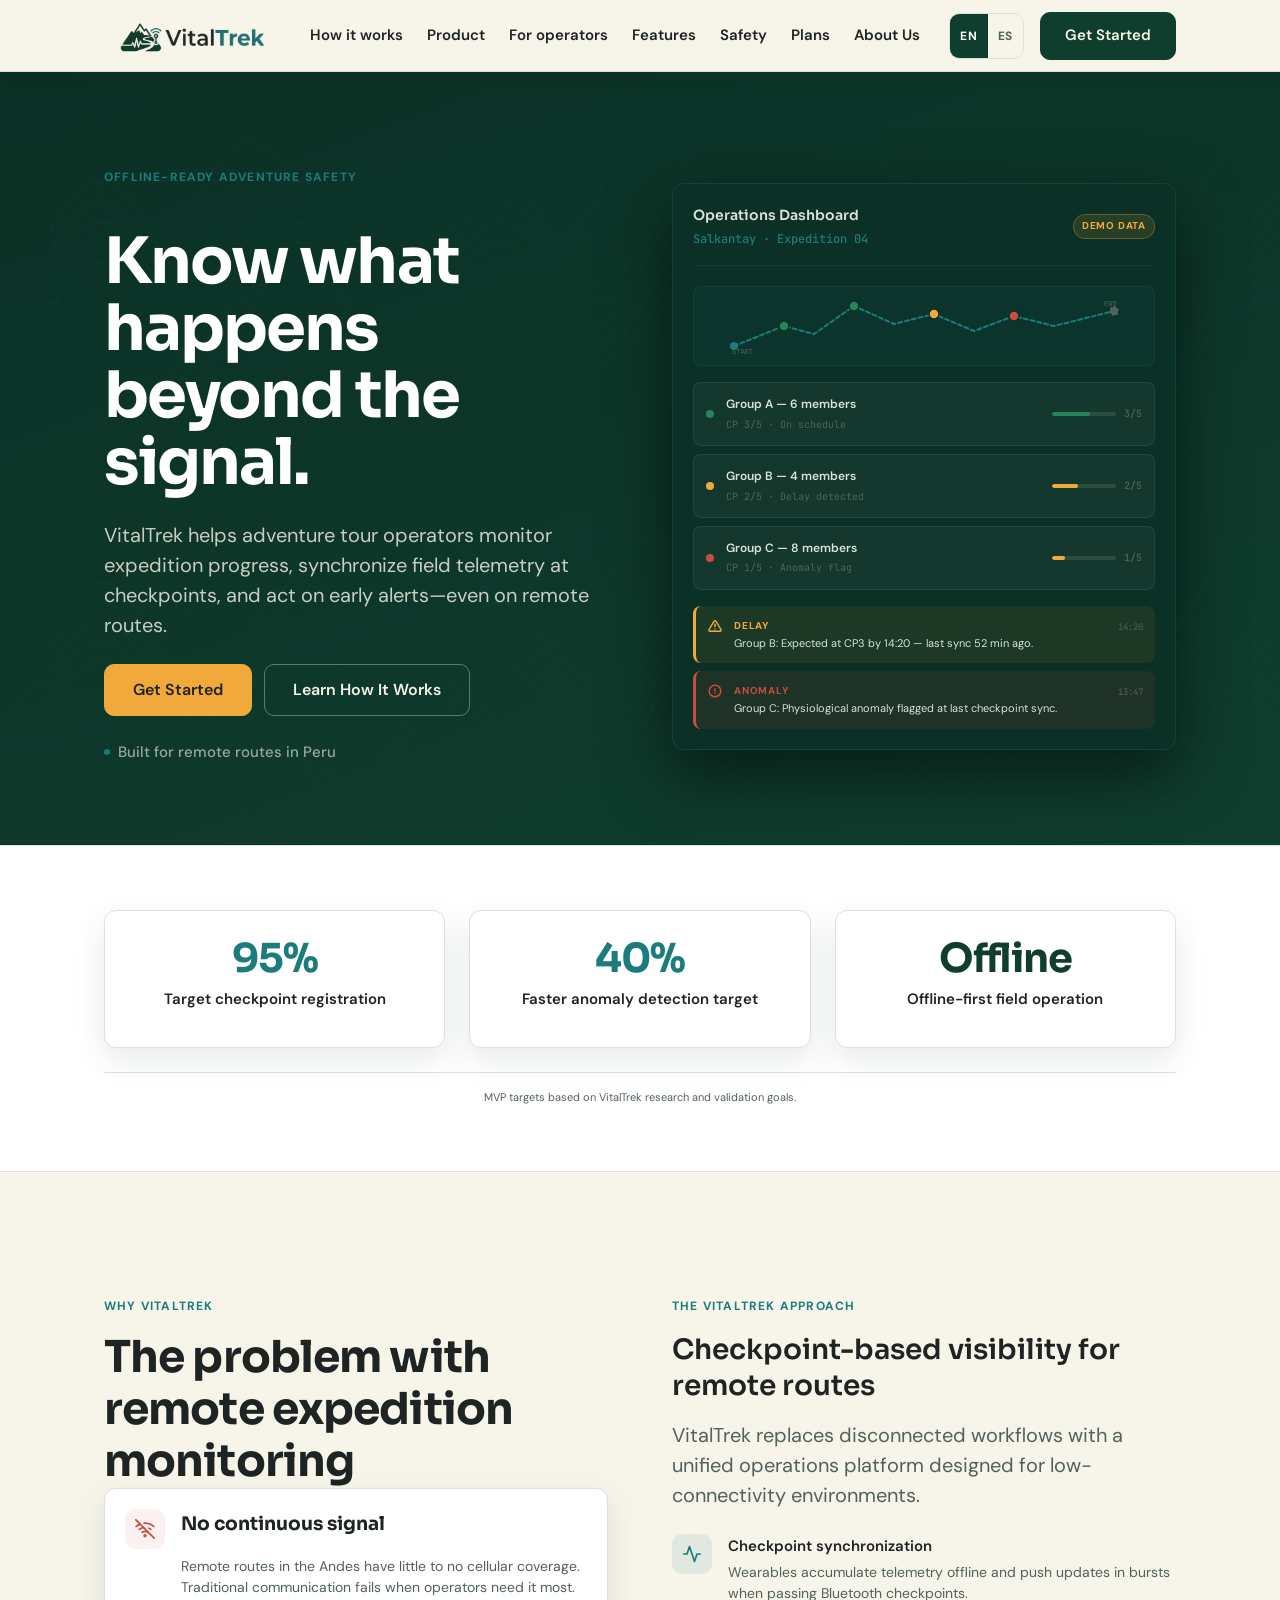
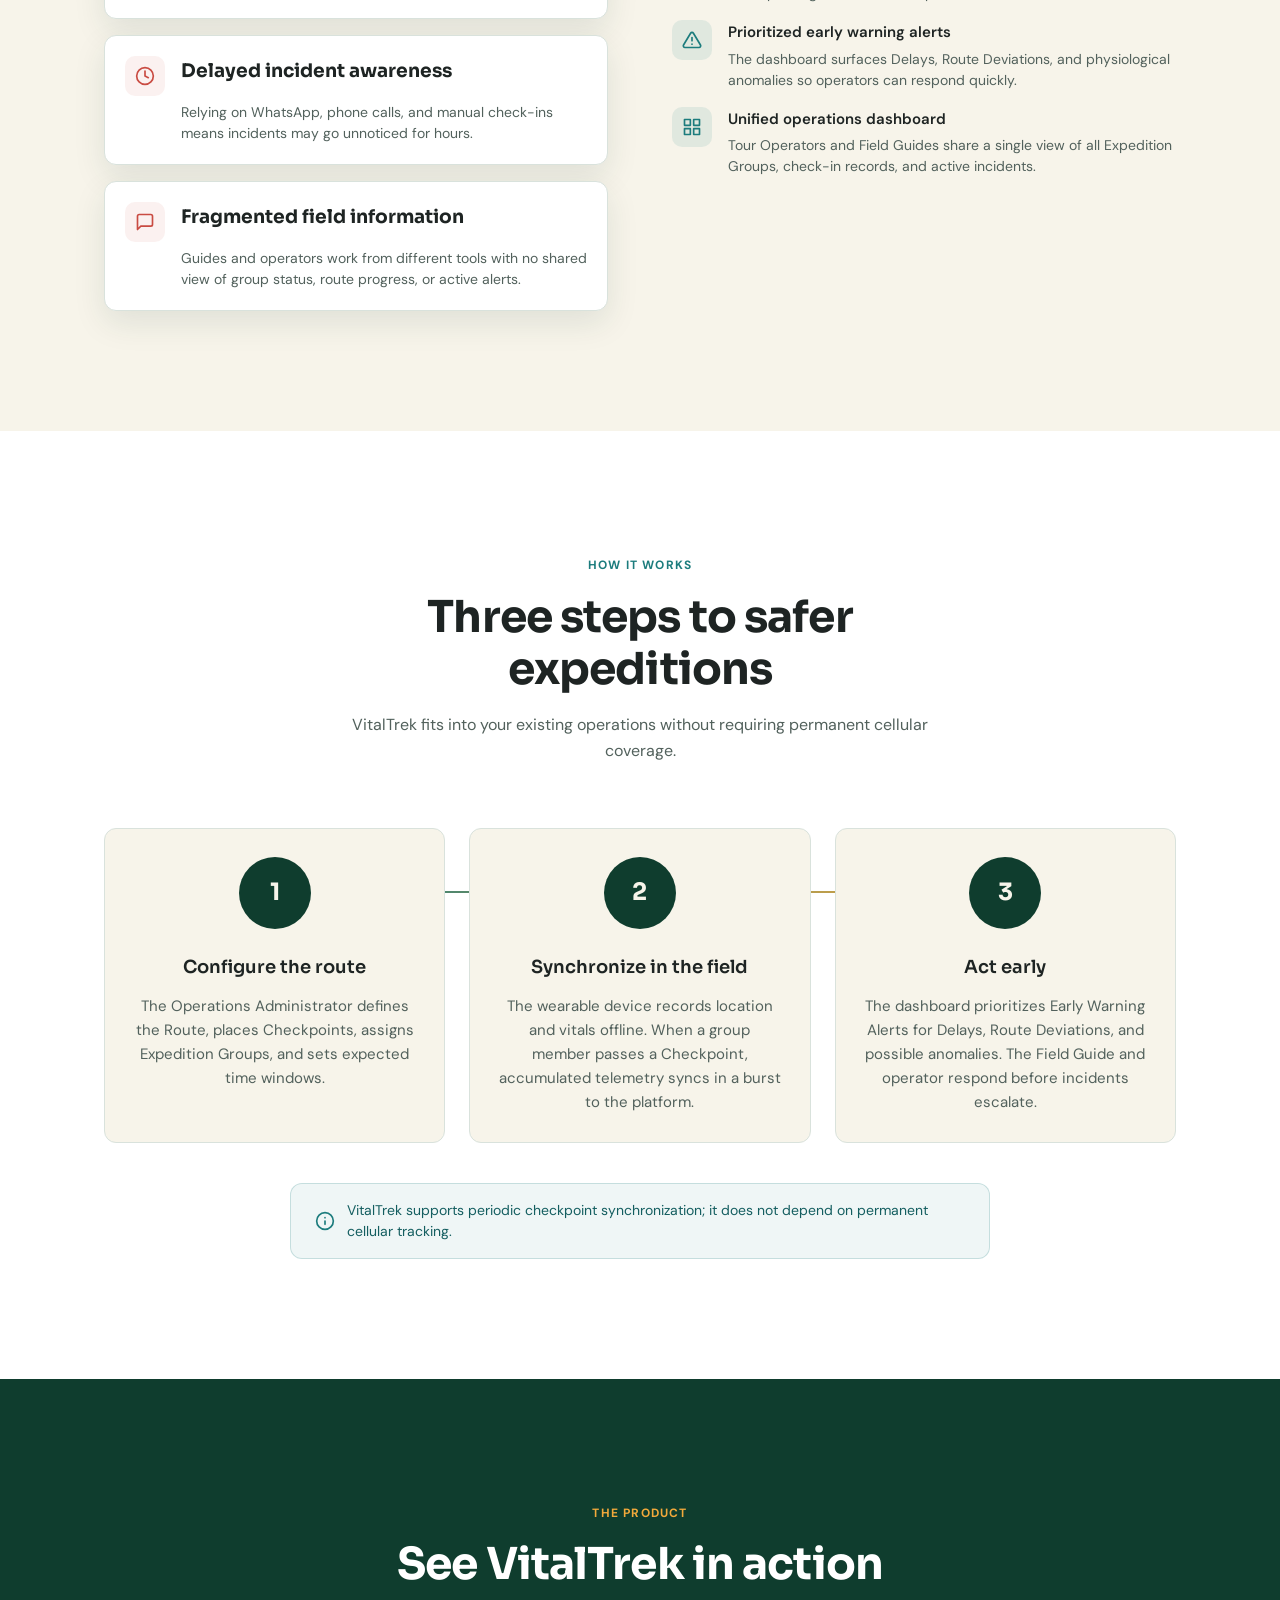
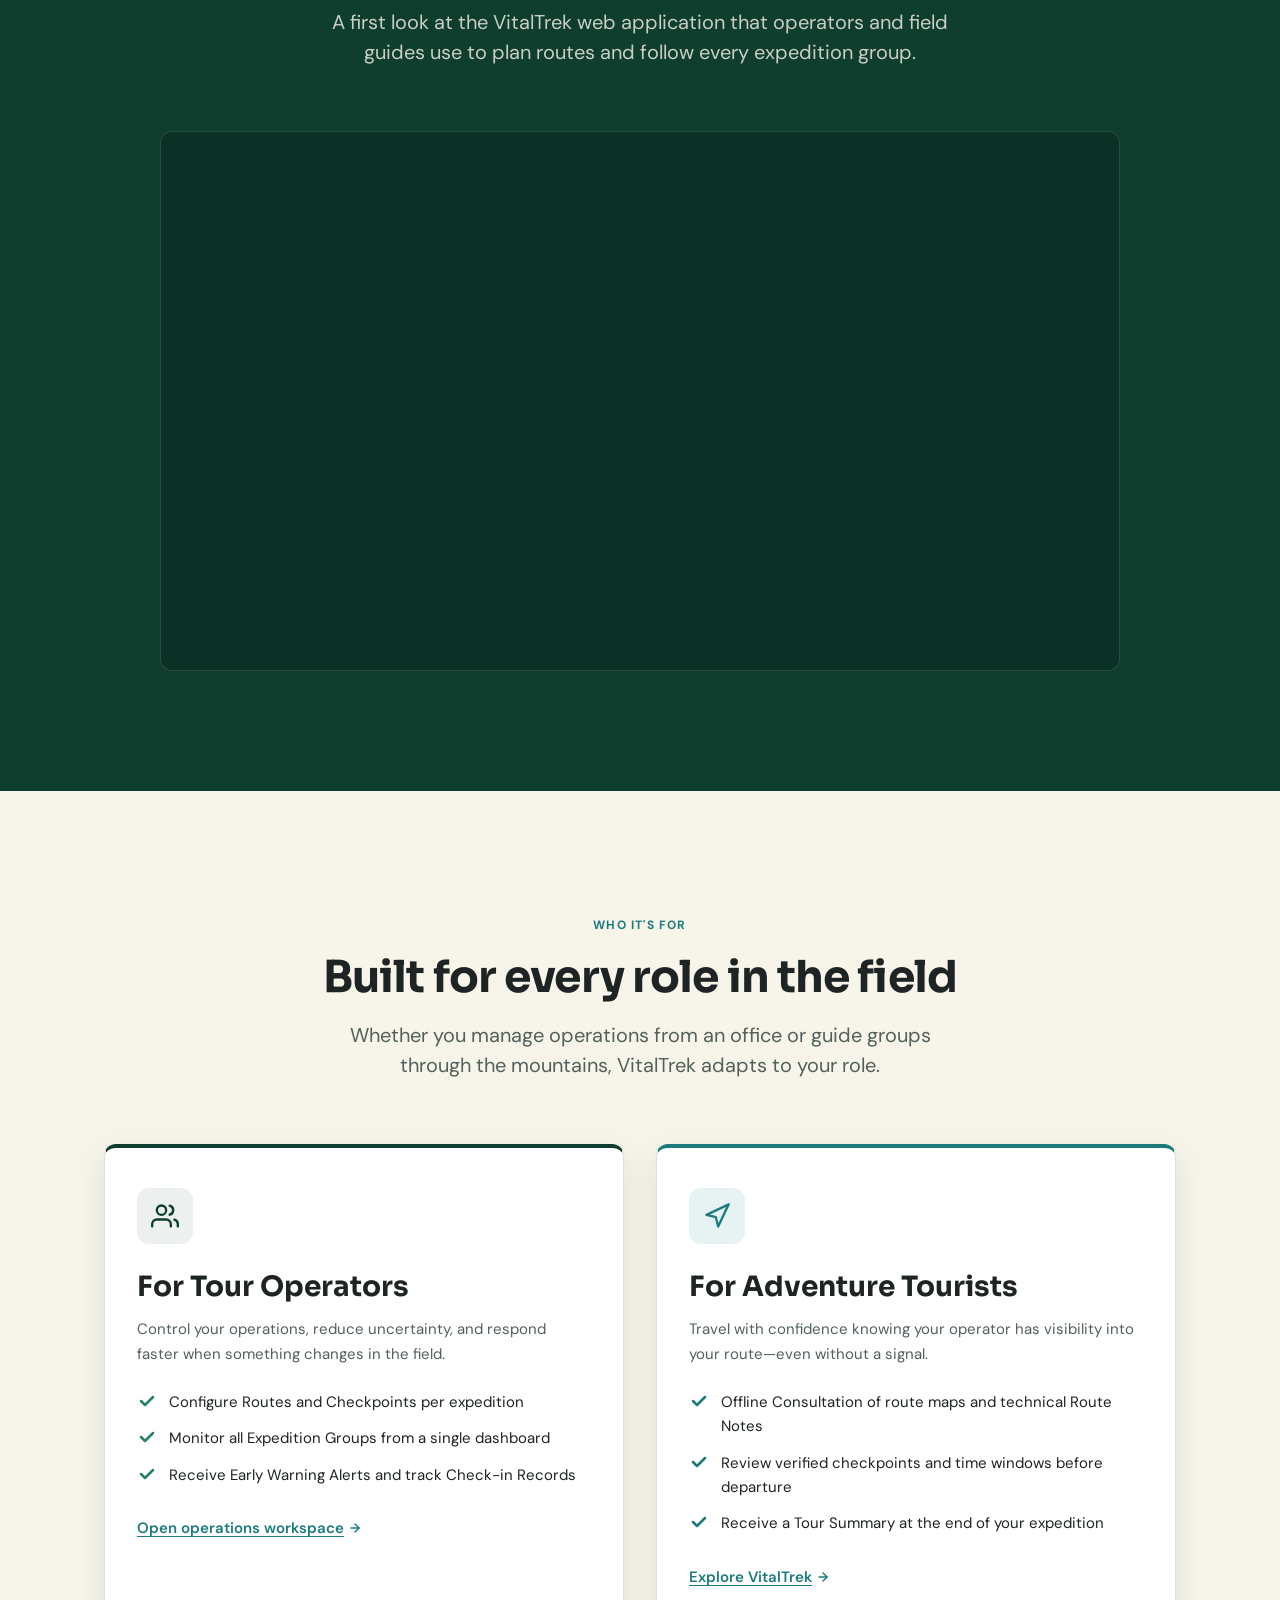
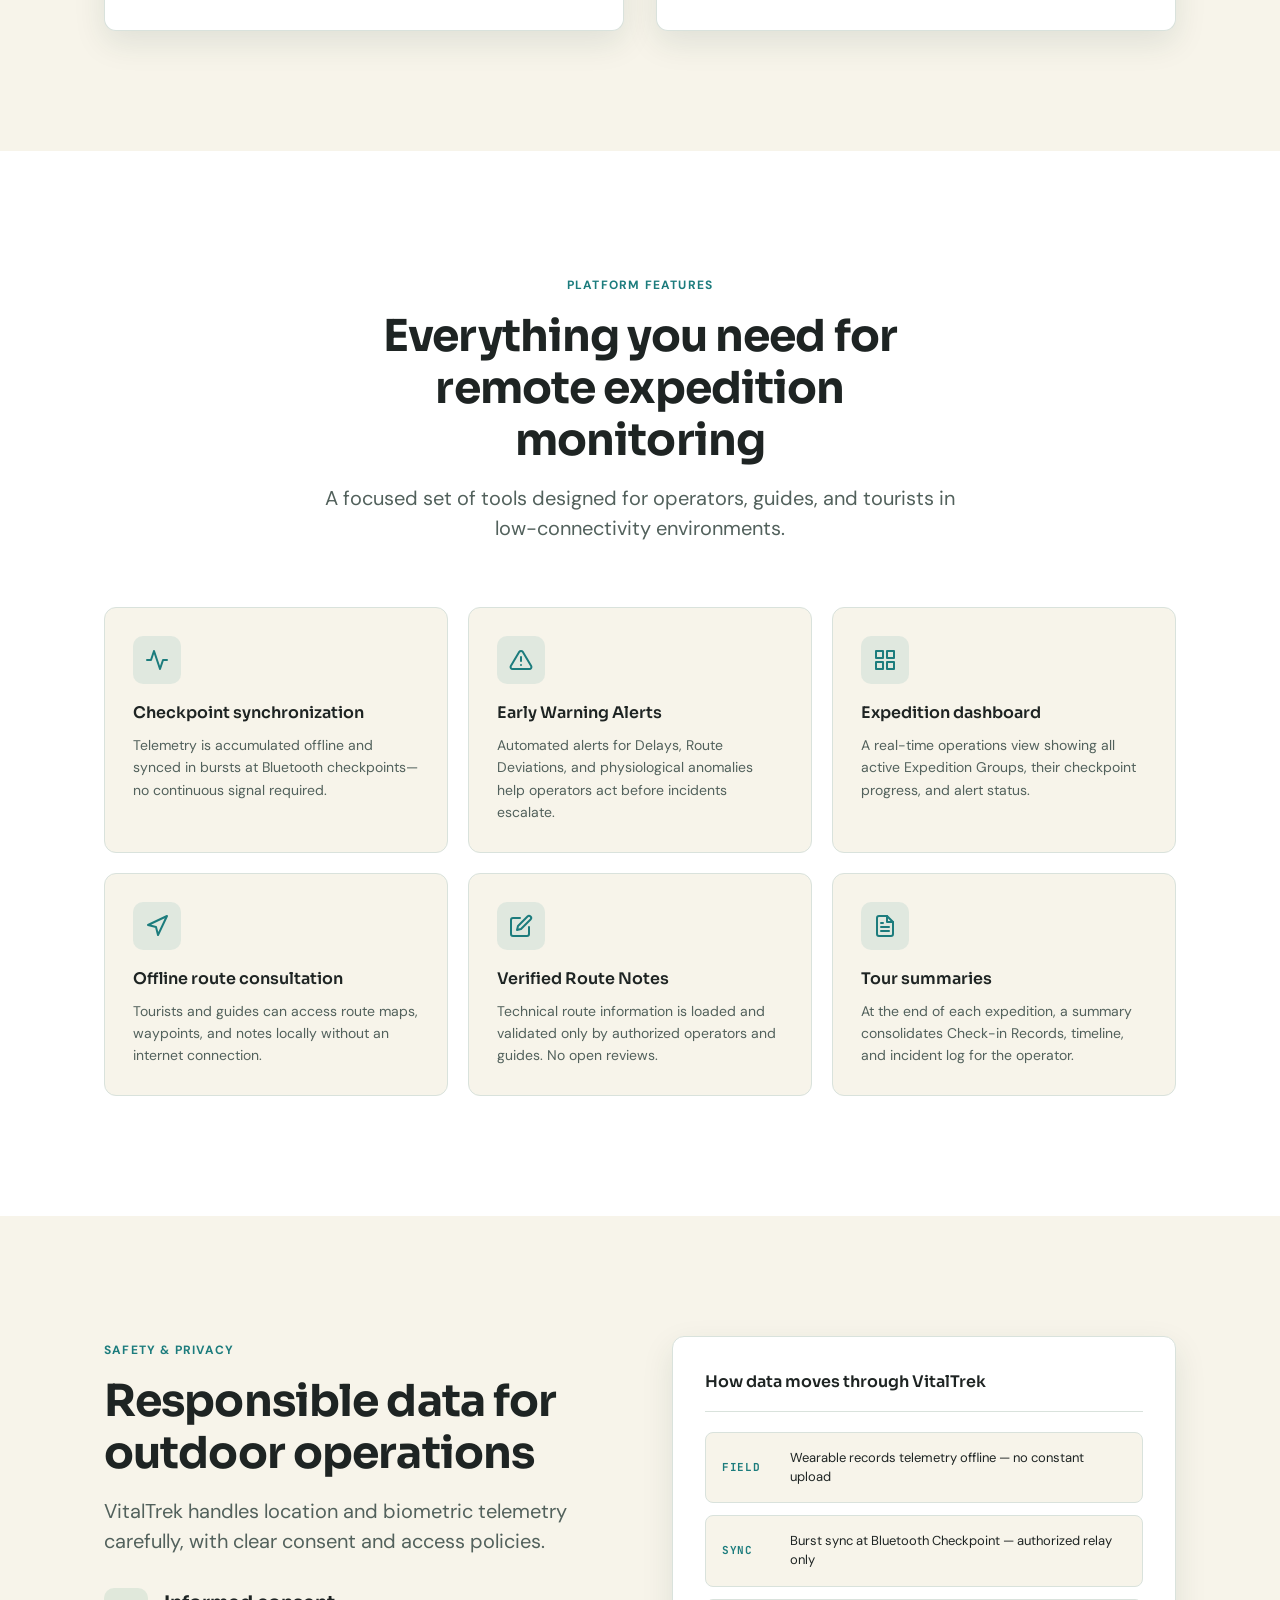
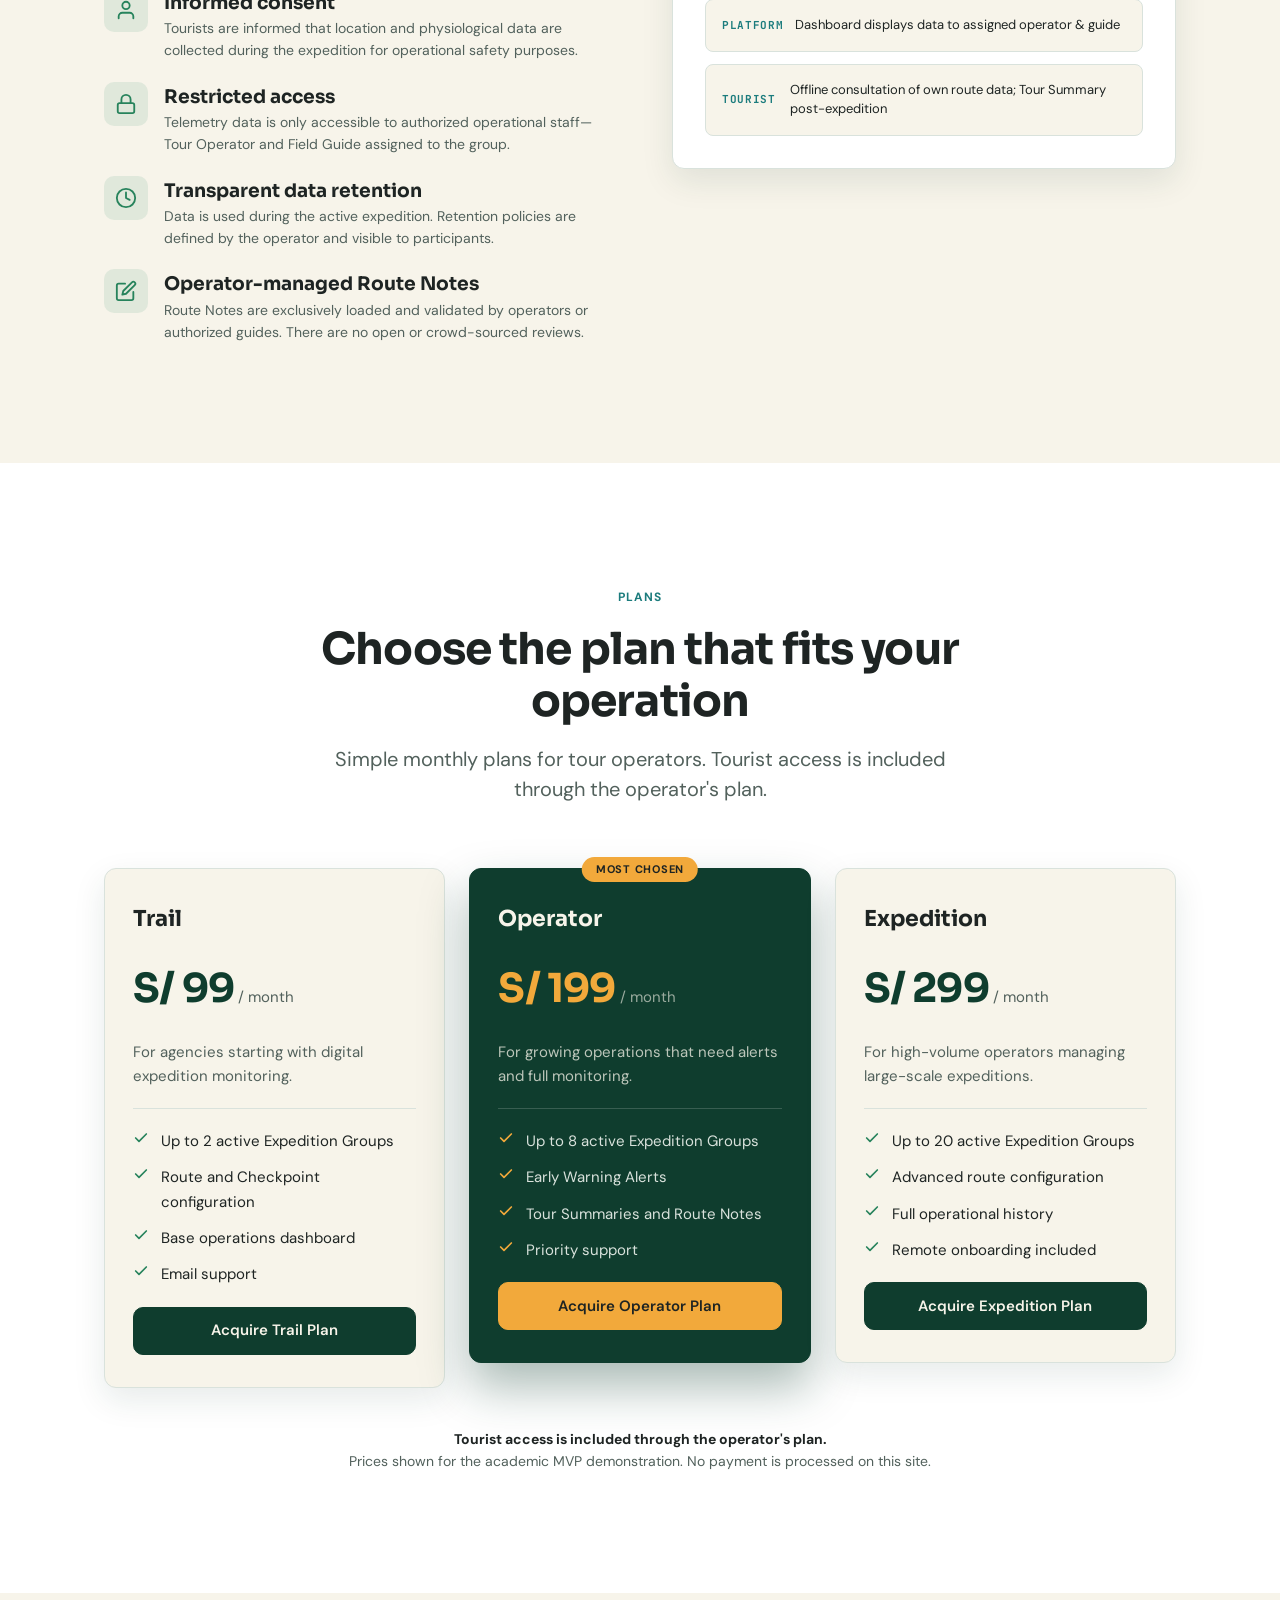
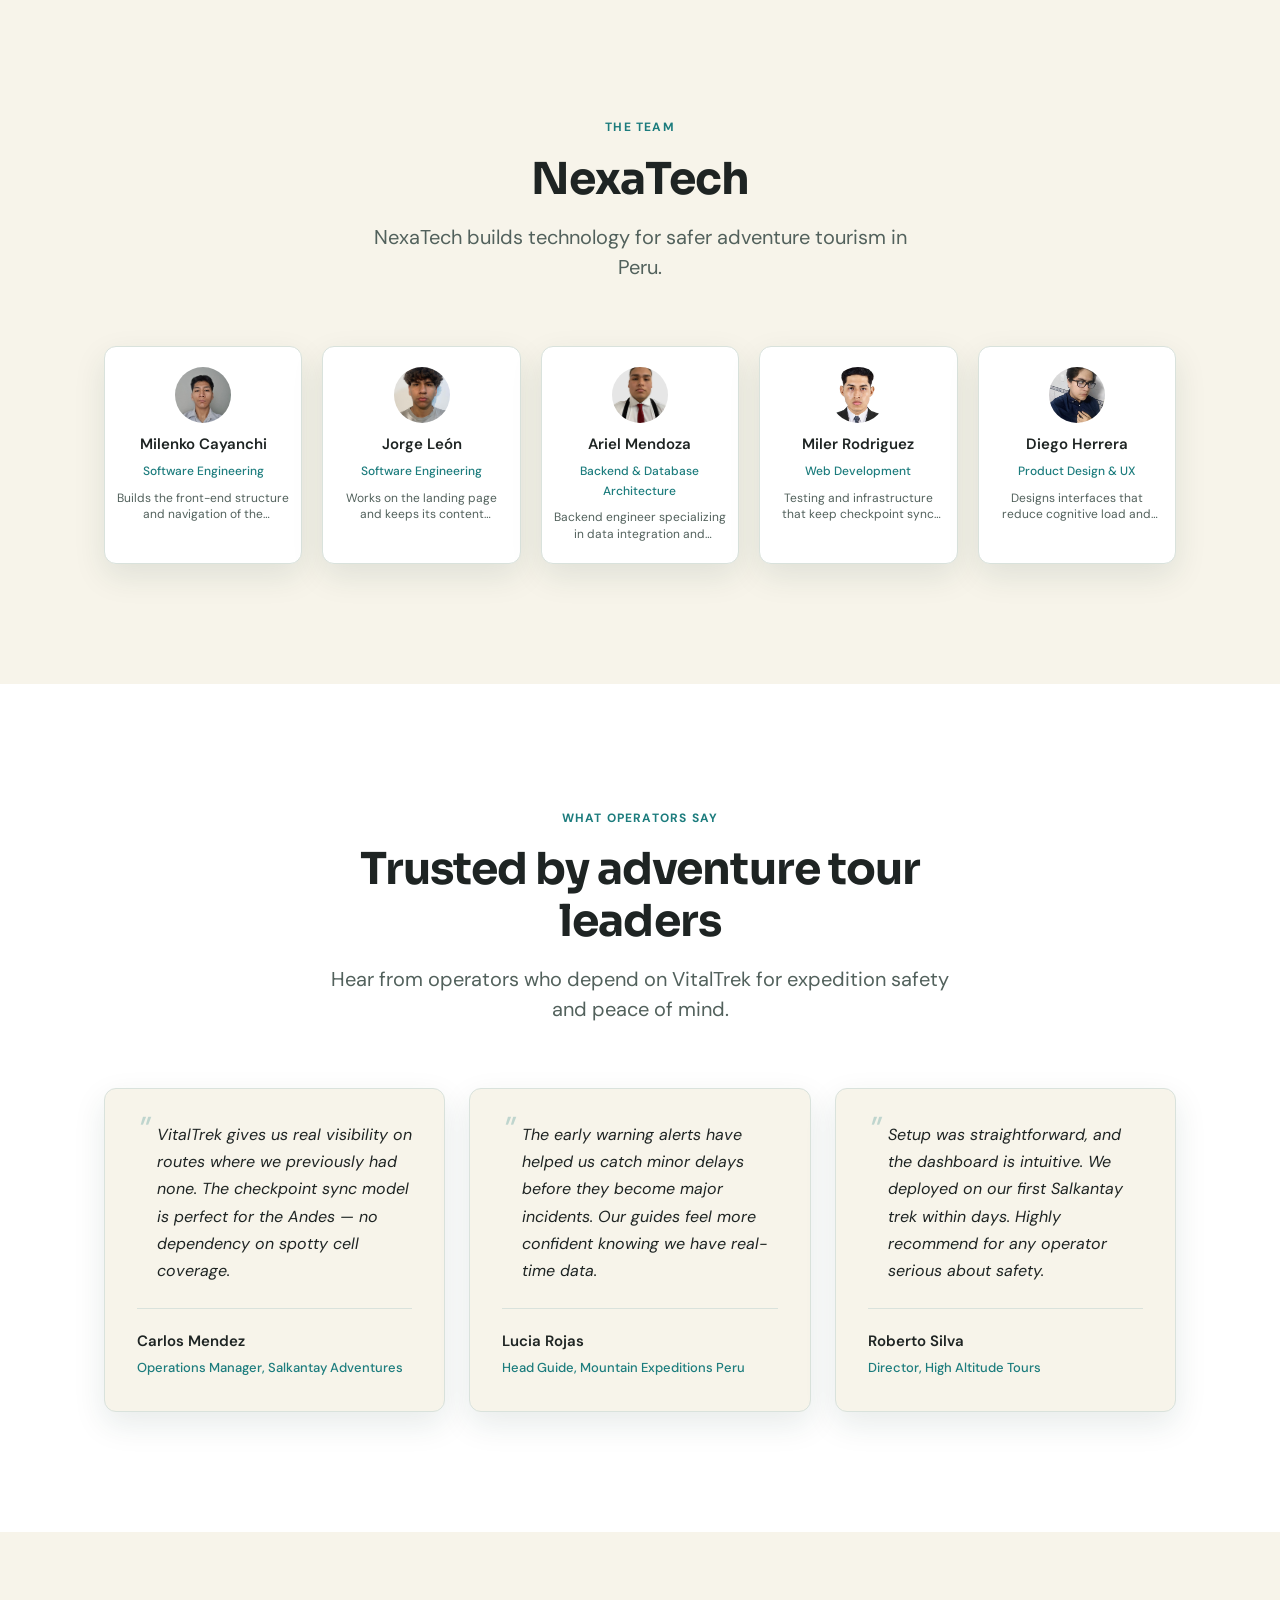
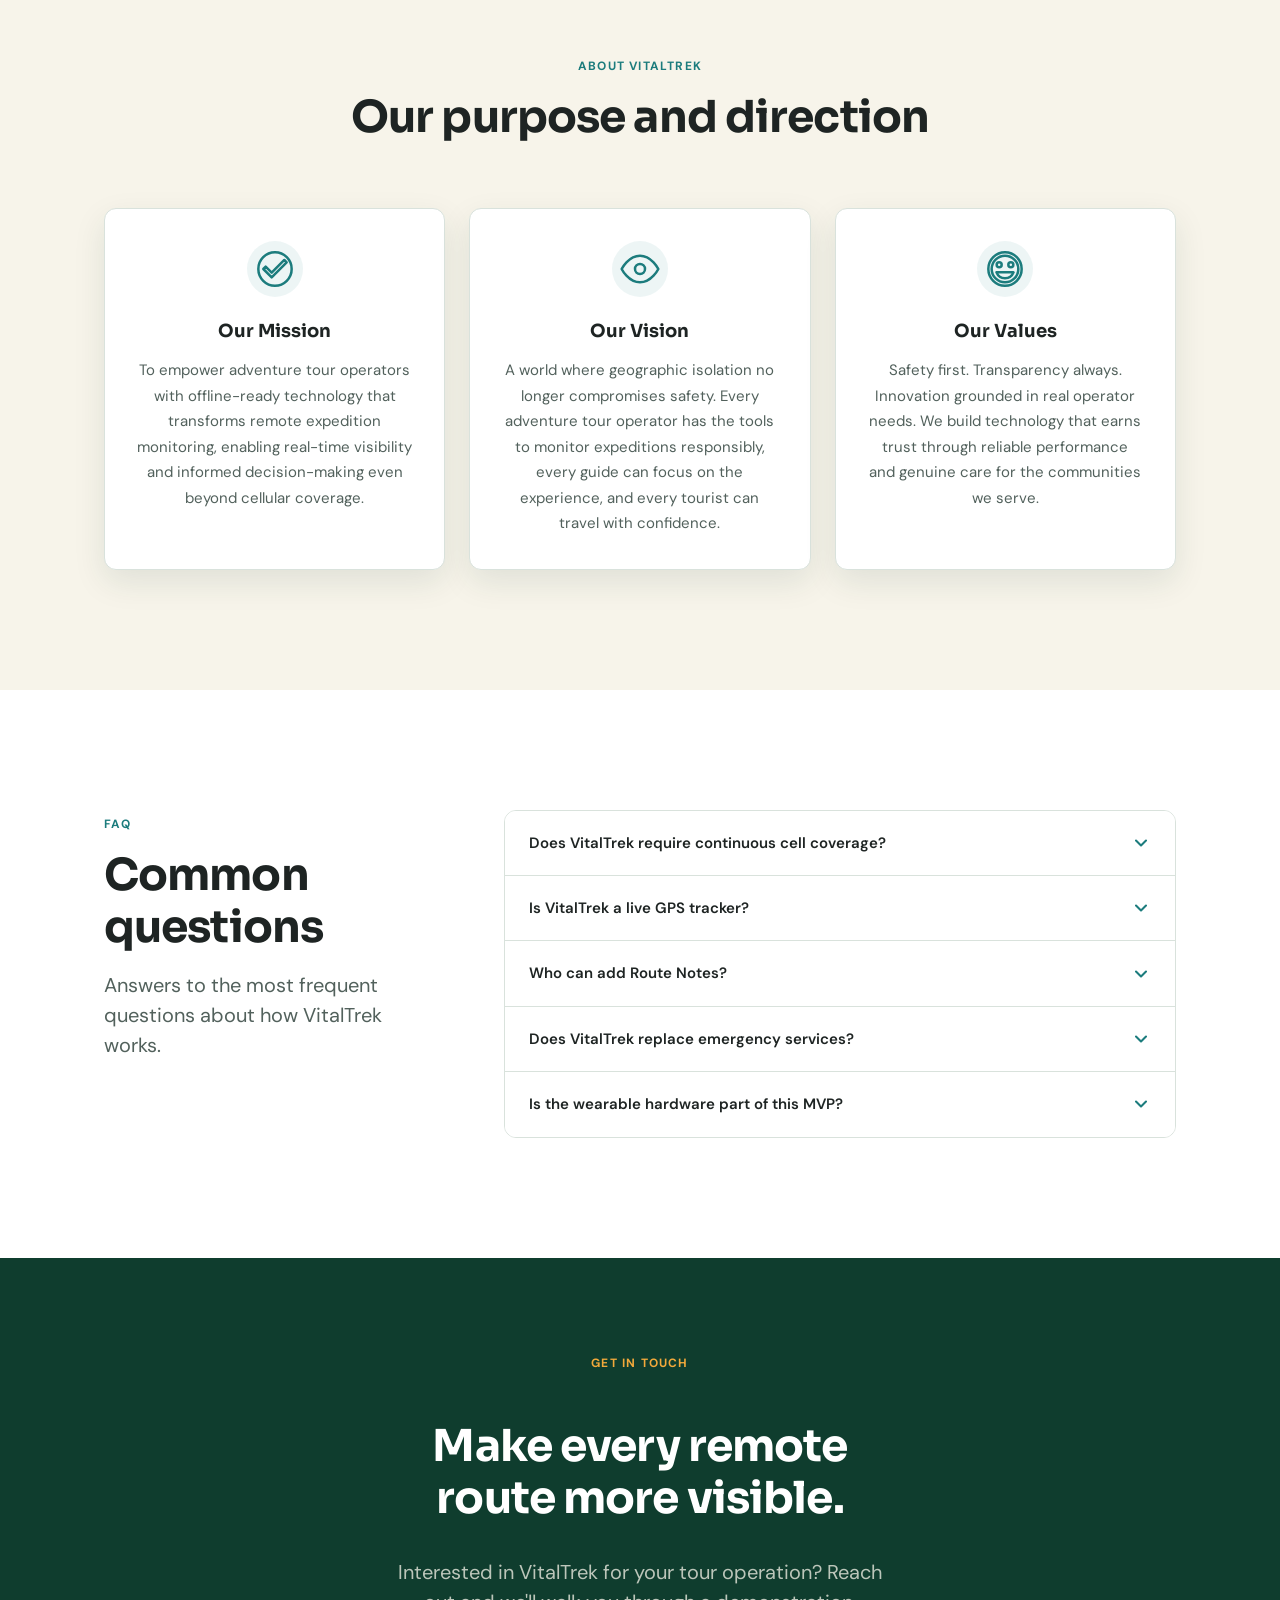
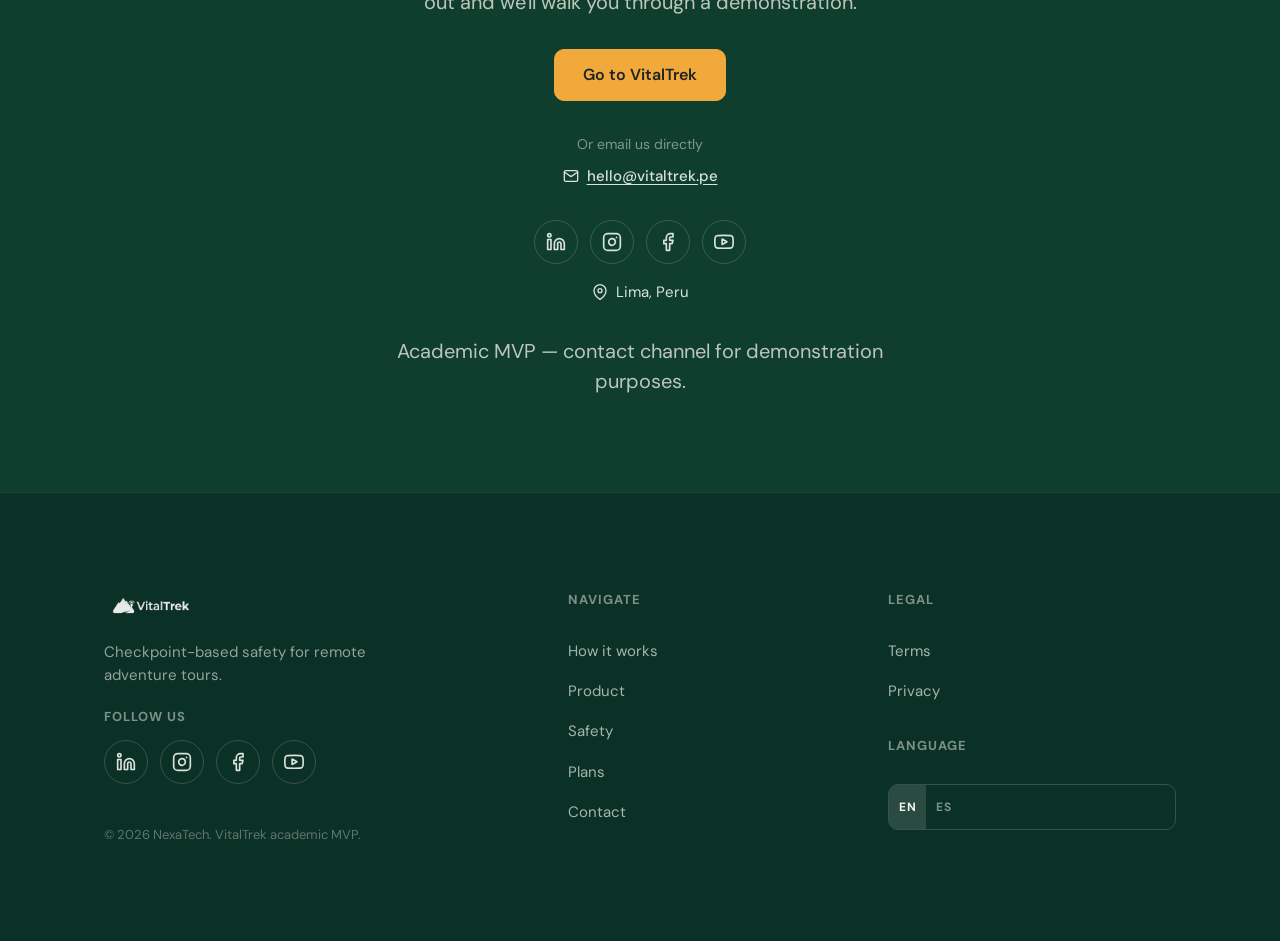
<file: index.html>
<!DOCTYPE html>
<html lang="en" dir="ltr">

<head>
  <meta charset="UTF-8" />
  <meta name="viewport" content="width=device-width, initial-scale=1.0" />
  <meta name="color-scheme" content="light" />

  <!-- SEO -->
  <title>VitalTrek | Offline-ready safety for adventure tours</title>
  <meta name="description"
        content="VitalTrek helps adventure tour operators monitor remote expeditions through checkpoint synchronization, early alerts, and offline route information." />

  <meta name="keywords" content="adventure tourism safety, trekking monitoring, offline telemetry, checkpoint synchronization, tour operator, Peru" />
  <meta name="author" content="NexaTech" />
  <meta name="robots" content="index, follow" />
  <link rel="canonical" href="https://landing-page-mrca1.vercel.app/" />
  <link rel="alternate" hreflang="en-US" href="https://landing-page-mrca1.vercel.app/" />
  <link rel="alternate" hreflang="es-419" href="https://landing-page-mrca1.vercel.app/" />
  <link rel="alternate" hreflang="x-default" href="https://landing-page-mrca1.vercel.app/" />

  <!-- Open Graph -->
  <meta property="og:type" content="website" />
  <meta property="og:title" content="VitalTrek | Offline-ready safety for adventure tours" />
  <meta property="og:description"
        content="Monitor remote expeditions, synchronize telemetry at checkpoints, and act on early alerts — even beyond the signal." />
  <meta property="og:image" content="assets/images/brand/vitaltrek-logo.png" />
  <meta property="og:url" content="https://landing-page-mrca1.vercel.app/" />
  <meta property="og:locale" content="en_US" />
  <meta property="og:locale:alternate" content="es_419" />

  <!-- Twitter -->
  <meta name="twitter:card" content="summary_large_image" />
  <meta name="twitter:title" content="VitalTrek | Offline-ready safety for adventure tours" />
  <meta name="twitter:description" content="Monitor remote expeditions, synchronize telemetry at checkpoints, and act on early alerts beyond the signal." />
  <meta name="twitter:image" content="assets/images/brand/vitaltrek-logo.png" />

  <!-- Favicon -->
  <link rel="icon" type="image/png" href="assets/images/brand/vitaltrek-mark.png" />

  <!-- Stylesheets -->
  <link rel="stylesheet" href="css/reset.css" />
  <link rel="stylesheet" href="css/tokens.css" />
  <link rel="stylesheet" href="css/main.css" />
  <link rel="stylesheet" href="css/responsive.css" />

  <!-- Schema.org JSON-LD -->
  <script type="application/ld+json">
    {
      "@context": "https://schema.org",
      "@type": "SoftwareApplication",
      "name": "VitalTrek",
      "description": "Platform for monitoring adventure tour expeditions through checkpoint synchronization and early warning alerts.",
      "applicationCategory": "BusinessApplication",
      "operatingSystem": "Web",
      "offers": {
        "@type": "Offer",
        "priceCurrency": "PEN",
        "price": "99"
      },
      "creator": {
        "@type": "Organization",
        "name": "NexaTech",
        "url": "https://vitaltrek.pe"
      }
    }
  </script>
</head>

<body id="top">

<!-- Skip link (a11y) -->
<a class="skip-link" href="#main-content" data-i18n="skipToContent">Skip to main content</a>

<!-- ════════════════════════════════════════════
     HEADER
     ════════════════════════════════════════════ -->
<header class="site-header" role="banner">
  <div class="container header-inner">

    <!-- Logo -->
    <a href="#home" class="header-logo" aria-label="VitalTrek — home">
      <img src="assets/images/brand/vitaltrek-logo.png" alt="VitalTrek" width="200" height="40" />
    </a>

    <!-- Primary nav (desktop) -->
    <nav class="site-nav" aria-label="Primary navigation">
      <a href="#how-it-works" data-i18n="navHowItWorks">How it works</a>
      <a href="#product" data-i18n="navProduct">Product</a>
      <a href="#for-operators" data-i18n="navOperators">For operators</a>
      <a href="#features" data-i18n="navFeatures">Features</a>
      <a href="#safety" data-i18n="navSafety">Safety</a>
      <a href="#plans" data-i18n="navPlans">Plans</a>
      <a href="#about" data-i18n="navAbout">About Us</a>
    </nav>

    <!-- Header actions -->
    <div class="header-actions">
      <!-- Language toggle -->
      <div class="lang-toggle" role="group" aria-label="Select language" data-i18n-aria-label="langToggleLabel">
        <button class="lang-btn is-active" data-lang="en" aria-pressed="true" data-i18n="langEN">EN</button>
        <button class="lang-btn" data-lang="es" aria-pressed="false" data-i18n="langES">ES</button>
      </div>

      <!-- CTA button -->
      <a href="https://web-applications-vert.vercel.app/" class="btn btn--primary-light" data-app-path="/"
         target="_blank" rel="noopener noreferrer" data-i18n="navGetStarted">Get Started</a>

      <!-- Hamburger -->
      <button id="menu-toggle" class="menu-toggle" aria-expanded="false" aria-controls="mobile-nav"
              aria-label="Open navigation menu" data-i18n-aria-label="menuOpenLabel">
        <span class="bar" aria-hidden="true"></span>
        <span class="bar" aria-hidden="true"></span>
        <span class="bar" aria-hidden="true"></span>
      </button>
    </div>
  </div>
</header>

<!-- Mobile nav drawer -->
<nav id="mobile-nav" class="mobile-nav" aria-label="Mobile navigation">
  <a href="#how-it-works" data-i18n="navHowItWorks">How it works</a>
  <a href="#product" data-i18n="navProduct">Product</a>
  <a href="#for-operators" data-i18n="navOperators">For operators</a>
  <a href="#features" data-i18n="navFeatures">Features</a>
  <a href="#safety" data-i18n="navSafety">Safety</a>
  <a href="#plans" data-i18n="navPlans">Plans</a>
  <a href="#about" data-i18n="navAbout">About Us</a>
  <a href="#faq" data-i18n="navFAQ">FAQ</a>
  <a href="https://web-applications-vert.vercel.app/" class="btn btn--primary-light" data-app-path="/"
     target="_blank" rel="noopener noreferrer" data-i18n="navGetStarted">Get Started</a>
  <div class="lang-toggle" role="group" aria-label="Select language">
    <button class="lang-btn is-active" data-lang="en" aria-pressed="true" data-i18n="langEN">EN</button>
    <button class="lang-btn" data-lang="es" aria-pressed="false" data-i18n="langES">ES</button>
  </div>
</nav>

<main id="main-content">

  <!-- ════════════════════════════════════════════
       HERO
       ════════════════════════════════════════════ -->
  <section id="home" class="hero-section" aria-labelledby="hero-h1">
    <div class="hero-topo" aria-hidden="true"></div>

    <div class="container hero-inner">
      <!-- Content column -->
      <div class="hero-content">
        <span class="eyebrow eyebrow--teal" data-i18n="heroEyebrow">OFFLINE-READY ADVENTURE SAFETY</span>

        <h1 id="hero-h1" class="display-h1" data-i18n="heroH1">
          Know what happens beyond the signal.
        </h1>

        <p class="lead lead--light" data-i18n="heroLead">
          VitalTrek helps adventure tour operators monitor expedition progress, synchronize field telemetry at
          checkpoints, and act on early alerts—even on remote routes.
        </p>

        <div class="hero-ctas">
          <a href="https://web-applications-vert.vercel.app/" class="btn btn--primary-dark btn--hero" data-app-path="/"
             target="_blank" rel="noopener noreferrer" data-i18n="heroCTAPrimary">Get Started</a>
          <a href="#how-it-works" class="btn btn--secondary-dark btn--hero" data-i18n="heroCTASecondary">Learn How It Works</a>
        </div>

        <div class="hero-microproof">
          <span class="dot" aria-hidden="true"></span>
          <span data-i18n="heroMicroproof">Built for remote routes in Peru</span>
        </div>
      </div>

      <!-- Dashboard mockup -->
      <div class="dashboard-mockup" role="img" aria-label="Operations dashboard demo — demo data only">

        <div class="mockup-header">
          <div>
            <div class="mockup-title" data-i18n="mockupTitle">Operations Dashboard</div>
            <div class="mockup-title">
              <span data-i18n="mockupRoute">Salkantay · Expedition 04</span>
            </div>
          </div>
          <span class="demo-badge" data-i18n="demoBadge">Demo data</span>
        </div>

        <!-- Mini abstract route map -->
        <div class="mockup-map" aria-hidden="true">
          <svg viewBox="0 0 420 60" fill="none" xmlns="http://www.w3.org/2000/svg">
            <!-- Route line -->
            <path d="M20,50 L70,30 L100,38 L140,10 L180,28 L220,18 L260,35 L300,20 L340,30 L400,15" stroke="#1C7C7D"
                  stroke-width="2" stroke-linecap="round" stroke-linejoin="round" stroke-dasharray="4 3" />
            <!-- Checkpoints -->
            <circle cx="70" cy="30" r="5" fill="#27835C" stroke="#0B3025" stroke-width="1.5" />
            <circle cx="140" cy="10" r="5" fill="#27835C" stroke="#0B3025" stroke-width="1.5" />
            <circle cx="220" cy="18" r="5" fill="#F2A93B" stroke="#0B3025" stroke-width="1.5" />
            <circle cx="300" cy="20" r="5" fill="#C94B42" stroke="#0B3025" stroke-width="1.5" />
            <circle cx="400" cy="15" r="5" fill="#52615C" stroke="#0B3025" stroke-width="1.5"
                    stroke-dasharray="3 2" />
            <!-- Start / end markers -->
            <circle cx="20" cy="50" r="4" fill="#1C7C7D" />
            <text x="18" y="58" font-size="7" fill="#52615C" font-family="monospace">START</text>
            <text x="390" y="10" font-size="7" fill="#52615C" font-family="monospace">END</text>
          </svg>
        </div>

        <!-- Expedition groups list -->
        <div class="group-list" aria-label="Expedition groups status">

          <div class="group-item">
            <span class="group-indicator group-indicator--ok" aria-hidden="true"></span>
            <div class="group-info">
              <div class="group-name" data-i18n="group1Name">Group A — 6 members</div>
              <div class="group-meta" data-i18n="group1Meta">CP 3/5 · On schedule</div>
            </div>
            <div class="checkpoint-progress" aria-hidden="true">
              <div class="checkpoint-bar">
                <div class="checkpoint-fill" style="width: 60%"></div>
              </div>
              <span class="checkpoint-label">3/5</span>
            </div>
          </div>

          <div class="group-item">
            <span class="group-indicator group-indicator--warning" aria-hidden="true"></span>
            <div class="group-info">
              <div class="group-name" data-i18n="group2Name">Group B — 4 members</div>
              <div class="group-meta" data-i18n="group2Meta">CP 2/5 · Delay detected</div>
            </div>
            <div class="checkpoint-progress" aria-hidden="true">
              <div class="checkpoint-bar">
                <div class="checkpoint-fill checkpoint-fill--warning" style="width: 40%"></div>
              </div>
              <span class="checkpoint-label">2/5</span>
            </div>
          </div>

          <div class="group-item">
            <span class="group-indicator group-indicator--danger" aria-hidden="true"></span>
            <div class="group-info">
              <div class="group-name" data-i18n="group3Name">Group C — 8 members</div>
              <div class="group-meta" data-i18n="group3Meta">CP 1/5 · Anomaly flag</div>
            </div>
            <div class="checkpoint-progress" aria-hidden="true">
              <div class="checkpoint-bar">
                <div class="checkpoint-fill checkpoint-fill--warning" style="width: 20%"></div>
              </div>
              <span class="checkpoint-label">1/5</span>
            </div>
          </div>

        </div>

        <!-- Alerts -->
        <div class="alert-list" role="list" aria-label="Active alerts">

          <div class="alert-item alert-item--amber" role="listitem">
            <div class="alert-icon" aria-hidden="true">
              <svg width="14" height="14" viewBox="0 0 24 24" fill="none" stroke="#F2A93B" stroke-width="2.5"
                   stroke-linecap="round" stroke-linejoin="round">
                <path d="M10.29 3.86L1.82 18a2 2 0 001.71 3h16.94a2 2 0 001.71-3L13.71 3.86a2 2 0 00-3.42 0z" />
                <line x1="12" y1="9" x2="12" y2="13" />
                <line x1="12" y1="17" x2="12.01" y2="17" />
              </svg>
            </div>
            <div class="alert-text">
              <div class="alert-label" data-i18n="alertDelayLabel">DELAY</div>
              <div class="alert-msg" data-i18n="alertDelayMsg">Group B: Expected at CP3 by 14:20 — last sync 52 min
                ago.</div>
            </div>
            <span class="alert-time" aria-hidden="true">14:20</span>
          </div>

          <div class="alert-item alert-item--danger" role="listitem">
            <div class="alert-icon" aria-hidden="true">
              <svg width="14" height="14" viewBox="0 0 24 24" fill="none" stroke="#C94B42" stroke-width="2.5"
                   stroke-linecap="round" stroke-linejoin="round">
                <circle cx="12" cy="12" r="10" />
                <line x1="12" y1="8" x2="12" y2="12" />
                <line x1="12" y1="16" x2="12.01" y2="16" />
              </svg>
            </div>
            <div class="alert-text">
              <div class="alert-label" data-i18n="alertAnomalyLabel">ANOMALY</div>
              <div class="alert-msg" data-i18n="alertAnomalyMsg">Group C: Physiological anomaly flagged at last
                checkpoint sync.</div>
            </div>
            <span class="alert-time" aria-hidden="true">13:47</span>
          </div>

        </div>
      </div><!-- /dashboard-mockup -->
    </div>
  </section>

  <!-- ════════════════════════════════════════════
       TRUST STRIP
       ════════════════════════════════════════════ -->
  <section class="trust-section" aria-label="Key metrics">
    <div class="container">
      <div class="trust-inner">

        <article class="trust-card reveal">
          <div class="trust-metric" data-i18n="trust1Metric">95%</div>
          <div class="trust-label" data-i18n="trust1Label">Target checkpoint registration</div>
        </article>

        <article class="trust-card reveal">
          <div class="trust-metric" data-i18n="trust2Metric">40%</div>
          <div class="trust-label" data-i18n="trust2Label">Faster anomaly detection target</div>
        </article>

        <article class="trust-card reveal">
          <div class="trust-metric" style="color: var(--color-forest-900);" data-i18n="trust3Metric">Offline</div>
          <div class="trust-label" data-i18n="trust3Label">Offline-first field operation</div>
        </article>

      </div>
      <p class="trust-note" data-i18n="trustNote">
        MVP targets based on VitalTrek research and validation goals.
      </p>
    </div>
  </section>

  <!-- ════════════════════════════════════════════
       WHY VITALTREK
       ════════════════════════════════════════════ -->
  <section id="why-vitaltrek" class="section why-section" aria-labelledby="why-h2">
    <div class="container why-inner">

      <!-- Problem column -->
      <div class="why-problem reveal">
        <span class="eyebrow eyebrow--teal" data-i18n="whyEyebrow">WHY VITALTREK</span>
        <h2 id="why-h2" class="section-h2" data-i18n="whyH2">
          The problem with remote expedition monitoring
        </h2>

        <div class="pain-points">
          <!-- Pain point 1 -->
          <div class="pain-point">
            <div class="pain-icon" aria-hidden="true">
              <svg width="20" height="20" viewBox="0 0 24 24" fill="none" stroke="#C94B42" stroke-width="2"
                   stroke-linecap="round" stroke-linejoin="round">
                <line x1="1" y1="1" x2="23" y2="23" />
                <path d="M16.72 11.06A10.94 10.94 0 0119 12.55" />
                <path d="M5 12.55a10.94 10.94 0 015.17-2.39" />
                <path d="M10.71 5.05A16 16 0 0122.56 9" />
                <path d="M1.42 9a15.91 15.91 0 014.7-2.88" />
                <path d="M8.53 16.11a6 6 0 016.95 0" />
                <circle cx="12" cy="20" r="1" />
              </svg>
            </div>
            <div>
              <h3 data-i18n="painTitle1">No continuous signal</h3>
              <p data-i18n="painDesc1">Remote routes in the Andes have little to no cellular coverage. Traditional
                communication fails when operators need it most.</p>
            </div>
          </div>

          <!-- Pain point 2 -->
          <div class="pain-point">
            <div class="pain-icon" aria-hidden="true">
              <svg width="20" height="20" viewBox="0 0 24 24" fill="none" stroke="#C94B42" stroke-width="2"
                   stroke-linecap="round" stroke-linejoin="round">
                <circle cx="12" cy="12" r="10" />
                <polyline points="12 6 12 12 16 14" />
              </svg>
            </div>
            <div>
              <h3 data-i18n="painTitle2">Delayed incident awareness</h3>
              <p data-i18n="painDesc2">Relying on WhatsApp, phone calls, and manual check-ins means incidents may go
                unnoticed for hours.</p>
            </div>
          </div>

          <!-- Pain point 3 -->
          <div class="pain-point">
            <div class="pain-icon" aria-hidden="true">
              <svg width="20" height="20" viewBox="0 0 24 24" fill="none" stroke="#C94B42" stroke-width="2"
                   stroke-linecap="round" stroke-linejoin="round">
                <path d="M21 15a2 2 0 01-2 2H7l-4 4V5a2 2 0 012-2h14a2 2 0 012 2z" />
              </svg>
            </div>
            <div>
              <h3 data-i18n="painTitle3">Fragmented field information</h3>
              <p data-i18n="painDesc3">Guides and operators work from different tools with no shared view of group
                status, route progress, or active alerts.</p>
            </div>
          </div>
        </div>
      </div>

      <!-- Solution column -->
      <div class="why-solution reveal">
        <span class="eyebrow eyebrow--teal" data-i18n="solutionEyebrow">THE VITALTREK APPROACH</span>
        <h3 class="section-h3" data-i18n="solutionTitle">Checkpoint-based visibility for remote routes</h3>
        <p class="lead" data-i18n="solutionLead">VitalTrek replaces disconnected workflows with a unified operations
          platform designed for low-connectivity environments.</p>

        <div class="solution-points">
          <!-- Solution 1 -->
          <div class="solution-point">
            <div class="solution-icon" aria-hidden="true">
              <svg width="20" height="20" viewBox="0 0 24 24" fill="none" stroke="#1C7C7D" stroke-width="2"
                   stroke-linecap="round" stroke-linejoin="round">
                <polyline points="22 12 18 12 15 21 9 3 6 12 2 12" />
              </svg>
            </div>
            <div>
              <h4 data-i18n="solutionPoint1Title">Checkpoint synchronization</h4>
              <p data-i18n="solutionPoint1Desc">Wearables accumulate telemetry offline and push updates in bursts when
                passing Bluetooth checkpoints.</p>
            </div>
          </div>

          <!-- Solution 2 -->
          <div class="solution-point">
            <div class="solution-icon" aria-hidden="true">
              <svg width="20" height="20" viewBox="0 0 24 24" fill="none" stroke="#1C7C7D" stroke-width="2"
                   stroke-linecap="round" stroke-linejoin="round">
                <path d="M10.29 3.86L1.82 18a2 2 0 001.71 3h16.94a2 2 0 001.71-3L13.71 3.86a2 2 0 00-3.42 0z" />
                <line x1="12" y1="9" x2="12" y2="13" />
                <line x1="12" y1="17" x2="12.01" y2="17" />
              </svg>
            </div>
            <div>
              <h4 data-i18n="solutionPoint2Title">Prioritized early warning alerts</h4>
              <p data-i18n="solutionPoint2Desc">The dashboard surfaces Delays, Route Deviations, and physiological
                anomalies so operators can respond quickly.</p>
            </div>
          </div>

          <!-- Solution 3 -->
          <div class="solution-point">
            <div class="solution-icon" aria-hidden="true">
              <svg width="20" height="20" viewBox="0 0 24 24" fill="none" stroke="#1C7C7D" stroke-width="2"
                   stroke-linecap="round" stroke-linejoin="round">
                <rect x="3" y="3" width="7" height="7" />
                <rect x="14" y="3" width="7" height="7" />
                <rect x="14" y="14" width="7" height="7" />
                <rect x="3" y="14" width="7" height="7" />
              </svg>
            </div>
            <div>
              <h4 data-i18n="solutionPoint3Title">Unified operations dashboard</h4>
              <p data-i18n="solutionPoint3Desc">Tour Operators and Field Guides share a single view of all Expedition
                Groups, check-in records, and active incidents.</p>
            </div>
          </div>
        </div>
      </div>

    </div>
  </section>

  <!-- ════════════════════════════════════════════
       HOW IT WORKS
       ════════════════════════════════════════════ -->
  <section id="how-it-works" class="section how-section" aria-labelledby="how-h2">
    <div class="container">
      <div class="how-inner">
        <header class="how-header">
          <span class="eyebrow eyebrow--teal" data-i18n="howEyebrow">HOW IT WORKS</span>
          <h2 id="how-h2" class="section-h2" data-i18n="howH2">Three steps to safer expeditions</h2>
          <p data-i18n="howLead">VitalTrek fits into your existing operations without requiring permanent cellular
            coverage.</p>
        </header>

        <div class="steps-grid" aria-label="How VitalTrek works">

          <article class="step-card reveal">
            <div class="step-number" aria-hidden="true">1</div>
            <h3 data-i18n="step1Title">Configure the route</h3>
            <p data-i18n="step1Desc">The Operations Administrator defines the Route, places Checkpoints, assigns
              Expedition Groups, and sets expected time windows.</p>
          </article>

          <article class="step-card reveal">
            <div class="step-number" aria-hidden="true">2</div>
            <h3 data-i18n="step2Title">Synchronize in the field</h3>
            <p data-i18n="step2Desc">The wearable device records location and vitals offline. When a group member
              passes a Checkpoint, accumulated telemetry syncs in a burst to the platform.</p>
          </article>

          <article class="step-card reveal">
            <div class="step-number" aria-hidden="true">3</div>
            <h3 data-i18n="step3Title">Act early</h3>
            <p data-i18n="step3Desc">The dashboard prioritizes Early Warning Alerts for Delays, Route Deviations, and
              possible anomalies. The Field Guide and operator respond before incidents escalate.</p>
          </article>

        </div>

        <div class="how-note" role="note">
          <svg width="20" height="20" viewBox="0 0 24 24" fill="none" stroke="currentColor" stroke-width="2"
               stroke-linecap="round" stroke-linejoin="round" aria-hidden="true">
            <circle cx="12" cy="12" r="10" />
            <line x1="12" y1="16" x2="12" y2="12" />
            <line x1="12" y1="8" x2="12.01" y2="8" />
          </svg>
          <p data-i18n="howNote">VitalTrek supports periodic checkpoint synchronization; it does not depend on
            permanent cellular tracking.</p>
        </div>
      </div>
    </div>
  </section>

  <!-- ════════════════════════════════════════════
       PRODUCT (video + screenshots)
       ════════════════════════════════════════════ -->
  <section id="product" class="section product-section" aria-labelledby="product-h2">
    <div class="container">
      <header class="product-header reveal">
        <span class="eyebrow eyebrow--amber" data-i18n="productEyebrow">THE PRODUCT</span>
        <h2 id="product-h2" class="section-h2 section-h2--light" data-i18n="productH2">See VitalTrek in action</h2>
        <p class="lead lead--light" data-i18n="productLead">A first look at the VitalTrek web application that
          operators and field guides use to plan routes and follow every expedition group.</p>
      </header>

      <!-- About-the-Product video (16:9) -->
      <div class="product-video reveal">
        <iframe class="product-video-frame"
                src="https://www.youtube-nocookie.com/embed/dLyAscgf9Uw"
                title="VitalTrek — About the Product"
                loading="lazy"
                allow="accelerometer; clipboard-write; encrypted-media; gyroscope; picture-in-picture; web-share"
                referrerpolicy="strict-origin-when-cross-origin"
                allowfullscreen></iframe>
      </div>

      <!--
        Web App screenshots. Uncomment this block once these files exist:
        assets/images/product/operations-dashboard.png
        assets/images/product/route-configuration.png
        assets/images/product/tourist-manifest.png

      <div class="product-gallery">
        <figure class="product-shot reveal">
          <img src="assets/images/product/operations-dashboard.png" loading="lazy"
               alt="Operations dashboard showing expedition groups, checkpoint progress and active alerts"
               data-i18n-alt="productShot1Alt" />
          <figcaption data-i18n="productShot1Caption">Operations dashboard</figcaption>
        </figure>

        <figure class="product-shot reveal">
          <img src="assets/images/product/route-configuration.png" loading="lazy"
               alt="Route configuration screen with checkpoints placed along a trekking route"
               data-i18n-alt="productShot2Alt" />
          <figcaption data-i18n="productShot2Caption">Route and checkpoint configuration</figcaption>
        </figure>

        <figure class="product-shot reveal">
          <img src="assets/images/product/tourist-manifest.png" loading="lazy"
               alt="Tourist manifest listing the members of an expedition group"
               data-i18n-alt="productShot3Alt" />
          <figcaption data-i18n="productShot3Caption">Tourist manifest</figcaption>
        </figure>
      </div>
      -->
    </div>
  </section>

  <!-- ════════════════════════════════════════════
       FOR OPERATORS / TOURISTS
       ════════════════════════════════════════════ -->
  <section id="for-operators" class="section for-operators-section" aria-labelledby="for-h2">
    <div class="container">
      <header class="for-header reveal">
        <span class="eyebrow eyebrow--teal" data-i18n="forEyebrow">WHO IT'S FOR</span>
        <h2 id="for-h2" class="section-h2" data-i18n="forH2">Built for every role in the field</h2>
        <p class="lead" data-i18n="forLead">Whether you manage operations from an office or guide groups through the
          mountains, VitalTrek adapts to your role.</p>
      </header>

      <div class="audience-grid">

        <!-- Tour Operators -->
        <article class="audience-card audience-card--operator reveal">
          <div class="audience-icon audience-icon--operator" aria-hidden="true">
            <svg width="28" height="28" viewBox="0 0 24 24" fill="none" stroke="currentColor" stroke-width="2"
                 stroke-linecap="round" stroke-linejoin="round">
              <path d="M17 21v-2a4 4 0 00-4-4H5a4 4 0 00-4 4v2" />
              <circle cx="9" cy="7" r="4" />
              <path d="M23 21v-2a4 4 0 00-3-3.87" />
              <path d="M16 3.13a4 4 0 010 7.75" />
            </svg>
          </div>
          <h3 data-i18n="operatorCardTitle">For Tour Operators</h3>
          <p data-i18n="operatorCardDesc">Control your operations, reduce uncertainty, and respond faster when
            something changes in the field.</p>
          <ul class="audience-benefits" aria-label="Operator benefits">
            <li class="benefit-item">
              <svg class="benefit-check" viewBox="0 0 20 20" fill="none" stroke="#27835C" stroke-width="2.5"
                   stroke-linecap="round" stroke-linejoin="round" aria-hidden="true">
                <polyline points="4 10 8 14 16 6" />
              </svg>
              <span data-i18n="operatorBenefit1">Configure Routes and Checkpoints per expedition</span>
            </li>
            <li class="benefit-item">
              <svg class="benefit-check" viewBox="0 0 20 20" fill="none" stroke="#27835C" stroke-width="2.5"
                   stroke-linecap="round" stroke-linejoin="round" aria-hidden="true">
                <polyline points="4 10 8 14 16 6" />
              </svg>
              <span data-i18n="operatorBenefit2">Monitor all Expedition Groups from a single dashboard</span>
            </li>
            <li class="benefit-item">
              <svg class="benefit-check" viewBox="0 0 20 20" fill="none" stroke="#27835C" stroke-width="2.5"
                   stroke-linecap="round" stroke-linejoin="round" aria-hidden="true">
                <polyline points="4 10 8 14 16 6" />
              </svg>
              <span data-i18n="operatorBenefit3">Receive Early Warning Alerts and track Check-in Records</span>
            </li>
          </ul>
          <a href="https://web-applications-vert.vercel.app/operations" class="text-link" data-app-path="/operations"
             target="_blank" rel="noopener noreferrer">
            <span data-i18n="operatorCTA">Open operations workspace</span>
            <svg width="14" height="14" viewBox="0 0 24 24" fill="none" stroke="currentColor" stroke-width="2.5"
                 stroke-linecap="round" stroke-linejoin="round" aria-hidden="true">
              <line x1="5" y1="12" x2="19" y2="12" />
              <polyline points="12 5 19 12 12 19" />
            </svg>
          </a>
        </article>

        <!-- Adventure Tourists -->
        <article class="audience-card audience-card--tourist reveal">
          <div class="audience-icon audience-icon--tourist" aria-hidden="true">
            <svg width="28" height="28" viewBox="0 0 24 24" fill="none" stroke="currentColor" stroke-width="2"
                 stroke-linecap="round" stroke-linejoin="round">
              <polygon points="3 11 22 2 13 21 11 13 3 11" />
            </svg>
          </div>
          <h3 data-i18n="touristCardTitle">For Adventure Tourists</h3>
          <p data-i18n="touristCardDesc">Travel with confidence knowing your operator has visibility into your
            route—even without a signal.</p>
          <ul class="audience-benefits" aria-label="Tourist benefits">
            <li class="benefit-item">
              <svg class="benefit-check" viewBox="0 0 20 20" fill="none" stroke="#1C7C7D" stroke-width="2.5"
                   stroke-linecap="round" stroke-linejoin="round" aria-hidden="true">
                <polyline points="4 10 8 14 16 6" />
              </svg>
              <span data-i18n="touristBenefit1">Offline Consultation of route maps and technical Route Notes</span>
            </li>
            <li class="benefit-item">
              <svg class="benefit-check" viewBox="0 0 20 20" fill="none" stroke="#1C7C7D" stroke-width="2.5"
                   stroke-linecap="round" stroke-linejoin="round" aria-hidden="true">
                <polyline points="4 10 8 14 16 6" />
              </svg>
              <span data-i18n="touristBenefit2">Review verified checkpoints and time windows before departure</span>
            </li>
            <li class="benefit-item">
              <svg class="benefit-check" viewBox="0 0 20 20" fill="none" stroke="#1C7C7D" stroke-width="2.5"
                   stroke-linecap="round" stroke-linejoin="round" aria-hidden="true">
                <polyline points="4 10 8 14 16 6" />
              </svg>
              <span data-i18n="touristBenefit3">Receive a Tour Summary at the end of your expedition</span>
            </li>
          </ul>
          <a href="https://web-applications-vert.vercel.app/" class="text-link" data-app-path="/"
             target="_blank" rel="noopener noreferrer">
            <span data-i18n="touristCTA">Explore VitalTrek</span>
            <svg width="14" height="14" viewBox="0 0 24 24" fill="none" stroke="currentColor" stroke-width="2.5"
                 stroke-linecap="round" stroke-linejoin="round" aria-hidden="true">
              <line x1="5" y1="12" x2="19" y2="12" />
              <polyline points="12 5 19 12 12 19" />
            </svg>
          </a>
        </article>

      </div>
    </div>
  </section>

  <!-- ════════════════════════════════════════════
       FEATURES
       ════════════════════════════════════════════ -->
  <section id="features" class="section features-section" aria-labelledby="feat-h2">
    <div class="container">
      <header class="features-header reveal">
        <span class="eyebrow eyebrow--teal" data-i18n="featEyebrow">PLATFORM FEATURES</span>
        <h2 id="feat-h2" class="section-h2" data-i18n="featH2">Everything you need for remote expedition monitoring
        </h2>
        <p class="lead" data-i18n="featLead">A focused set of tools designed for operators, guides, and tourists in
          low-connectivity environments.</p>
      </header>

      <div class="features-grid">

        <!-- Checkpoint sync -->
        <article class="feature-card reveal">
          <div class="feature-icon" aria-hidden="true">
            <svg width="24" height="24" viewBox="0 0 24 24" fill="none" stroke="currentColor" stroke-width="2"
                 stroke-linecap="round" stroke-linejoin="round">
              <polyline points="22 12 18 12 15 21 9 3 6 12 2 12" />
            </svg>
          </div>
          <h3 data-i18n="feat1Title">Checkpoint synchronization</h3>
          <p data-i18n="feat1Desc">Telemetry is accumulated offline and synced in bursts at Bluetooth checkpoints—no
            continuous signal required.</p>
        </article>

        <!-- Early warning alerts -->
        <article class="feature-card reveal">
          <div class="feature-icon" aria-hidden="true">
            <svg width="24" height="24" viewBox="0 0 24 24" fill="none" stroke="currentColor" stroke-width="2"
                 stroke-linecap="round" stroke-linejoin="round">
              <path d="M10.29 3.86L1.82 18a2 2 0 001.71 3h16.94a2 2 0 001.71-3L13.71 3.86a2 2 0 00-3.42 0z" />
              <line x1="12" y1="9" x2="12" y2="13" />
              <line x1="12" y1="17" x2="12.01" y2="17" />
            </svg>
          </div>
          <h3 data-i18n="feat2Title">Early Warning Alerts</h3>
          <p data-i18n="feat2Desc">Automated alerts for Delays, Route Deviations, and physiological anomalies help
            operators act before incidents escalate.</p>
        </article>

        <!-- Dashboard -->
        <article class="feature-card reveal">
          <div class="feature-icon" aria-hidden="true">
            <svg width="24" height="24" viewBox="0 0 24 24" fill="none" stroke="currentColor" stroke-width="2"
                 stroke-linecap="round" stroke-linejoin="round">
              <rect x="3" y="3" width="7" height="7" />
              <rect x="14" y="3" width="7" height="7" />
              <rect x="14" y="14" width="7" height="7" />
              <rect x="3" y="14" width="7" height="7" />
            </svg>
          </div>
          <h3 data-i18n="feat3Title">Expedition dashboard</h3>
          <p data-i18n="feat3Desc">A real-time operations view showing all active Expedition Groups, their checkpoint
            progress, and alert status.</p>
        </article>

        <!-- Offline consultation -->
        <article class="feature-card reveal">
          <div class="feature-icon" aria-hidden="true">
            <svg width="24" height="24" viewBox="0 0 24 24" fill="none" stroke="currentColor" stroke-width="2"
                 stroke-linecap="round" stroke-linejoin="round">
              <polygon points="3 11 22 2 13 21 11 13 3 11" />
            </svg>
          </div>
          <h3 data-i18n="feat4Title">Offline route consultation</h3>
          <p data-i18n="feat4Desc">Tourists and guides can access route maps, waypoints, and notes locally without an
            internet connection.</p>
        </article>

        <!-- Route notes -->
        <article class="feature-card reveal">
          <div class="feature-icon" aria-hidden="true">
            <svg width="24" height="24" viewBox="0 0 24 24" fill="none" stroke="currentColor" stroke-width="2"
                 stroke-linecap="round" stroke-linejoin="round">
              <path d="M11 4H4a2 2 0 00-2 2v14a2 2 0 002 2h14a2 2 0 002-2v-7" />
              <path d="M18.5 2.5a2.121 2.121 0 013 3L12 15l-4 1 1-4 9.5-9.5z" />
            </svg>
          </div>
          <h3 data-i18n="feat5Title">Verified Route Notes</h3>
          <p data-i18n="feat5Desc">Technical route information is loaded and validated only by authorized operators
            and guides. No open reviews.</p>
        </article>

        <!-- Tour summaries -->
        <article class="feature-card reveal">
          <div class="feature-icon" aria-hidden="true">
            <svg width="24" height="24" viewBox="0 0 24 24" fill="none" stroke="currentColor" stroke-width="2"
                 stroke-linecap="round" stroke-linejoin="round">
              <path d="M14 2H6a2 2 0 00-2 2v16a2 2 0 002 2h12a2 2 0 002-2V8z" />
              <polyline points="14 2 14 8 20 8" />
              <line x1="16" y1="13" x2="8" y2="13" />
              <line x1="16" y1="17" x2="8" y2="17" />
              <polyline points="10 9 9 9 8 9" />
            </svg>
          </div>
          <h3 data-i18n="feat6Title">Tour summaries</h3>
          <p data-i18n="feat6Desc">At the end of each expedition, a summary consolidates Check-in Records, timeline,
            and incident log for the operator.</p>
        </article>

      </div>
    </div>
  </section>

  <!-- ════════════════════════════════════════════
       SAFETY & PRIVACY
       ════════════════════════════════════════════ -->
  <section id="safety" class="section safety-section" aria-labelledby="safety-h2">
    <div class="container safety-inner">

      <!-- Content -->
      <div class="safety-content reveal">
        <span class="eyebrow eyebrow--teal" data-i18n="safetyEyebrow">SAFETY & PRIVACY</span>
        <h2 id="safety-h2" class="section-h2" data-i18n="safetyH2">Responsible data for outdoor operations</h2>
        <p class="lead" data-i18n="safetyLead">VitalTrek handles location and biometric telemetry carefully, with
          clear consent and access policies.</p>

        <div class="safety-points">

          <div class="safety-point">
            <div class="safety-point-icon" aria-hidden="true">
              <svg width="22" height="22" viewBox="0 0 24 24" fill="none" stroke="currentColor" stroke-width="2"
                   stroke-linecap="round" stroke-linejoin="round">
                <path d="M20 21v-2a4 4 0 00-4-4H8a4 4 0 00-4 4v2" />
                <circle cx="12" cy="7" r="4" />
              </svg>
            </div>
            <div>
              <h3 data-i18n="safetyPoint1Title">Informed consent</h3>
              <p data-i18n="safetyPoint1Desc">Tourists are informed that location and physiological data are collected
                during the expedition for operational safety purposes.</p>
            </div>
          </div>

          <div class="safety-point">
            <div class="safety-point-icon" aria-hidden="true">
              <svg width="22" height="22" viewBox="0 0 24 24" fill="none" stroke="currentColor" stroke-width="2"
                   stroke-linecap="round" stroke-linejoin="round">
                <rect x="3" y="11" width="18" height="11" rx="2" ry="2" />
                <path d="M7 11V7a5 5 0 0110 0v4" />
              </svg>
            </div>
            <div>
              <h3 data-i18n="safetyPoint2Title">Restricted access</h3>
              <p data-i18n="safetyPoint2Desc">Telemetry data is only accessible to authorized operational staff—Tour
                Operator and Field Guide assigned to the group.</p>
            </div>
          </div>

          <div class="safety-point">
            <div class="safety-point-icon" aria-hidden="true">
              <svg width="22" height="22" viewBox="0 0 24 24" fill="none" stroke="currentColor" stroke-width="2"
                   stroke-linecap="round" stroke-linejoin="round">
                <circle cx="12" cy="12" r="10" />
                <polyline points="12 6 12 12 16 14" />
              </svg>
            </div>
            <div>
              <h3 data-i18n="safetyPoint3Title">Transparent data retention</h3>
              <p data-i18n="safetyPoint3Desc">Data is used during the active expedition. Retention policies are
                defined by the operator and visible to participants.</p>
            </div>
          </div>

          <div class="safety-point">
            <div class="safety-point-icon" aria-hidden="true">
              <svg width="22" height="22" viewBox="0 0 24 24" fill="none" stroke="currentColor" stroke-width="2"
                   stroke-linecap="round" stroke-linejoin="round">
                <path d="M11 4H4a2 2 0 00-2 2v14a2 2 0 002 2h14a2 2 0 002-2v-7" />
                <path d="M18.5 2.5a2.121 2.121 0 013 3L12 15l-4 1 1-4 9.5-9.5z" />
              </svg>
            </div>
            <div>
              <h3 data-i18n="safetyPoint4Title">Operator-managed Route Notes</h3>
              <p data-i18n="safetyPoint4Desc">Route Notes are exclusively loaded and validated by operators or
                authorized guides. There are no open or crowd-sourced reviews.</p>
            </div>
          </div>

        </div>
      </div>

      <!-- Data flow visual -->
      <div class="safety-visual reveal">
        <h3 data-i18n="safetyVisualTitle">How data moves through VitalTrek</h3>
        <div class="data-flow">

          <div class="data-flow-item">
            <span class="data-flow-step" data-i18n="safetyFlow1Step">FIELD</span>
            <span class="data-flow-desc" data-i18n="safetyFlow1Desc">Wearable records telemetry offline — no constant
                upload</span>
          </div>

          <div class="data-flow-item">
            <span class="data-flow-step" data-i18n="safetyFlow2Step">SYNC</span>
            <span class="data-flow-desc" data-i18n="safetyFlow2Desc">Burst sync at Bluetooth Checkpoint — authorized
                relay only</span>
          </div>

          <div class="data-flow-item">
            <span class="data-flow-step" data-i18n="safetyFlow3Step">PLATFORM</span>
            <span class="data-flow-desc" data-i18n="safetyFlow3Desc">Dashboard displays data to assigned operator
                &amp; guide</span>
          </div>

          <div class="data-flow-item">
            <span class="data-flow-step" data-i18n="safetyFlow4Step">TOURIST</span>
            <span class="data-flow-desc" data-i18n="safetyFlow4Desc">Offline consultation of own route data; Tour
                Summary post-expedition</span>
          </div>

        </div>
      </div>

    </div>
  </section>

  <!-- ════════════════════════════════════════════
       PLANS
       ════════════════════════════════════════════ -->
  <section id="plans" class="section plans-section" aria-labelledby="plans-h2">
    <div class="container">
      <header class="plans-header reveal">
        <span class="eyebrow eyebrow--teal" data-i18n="plansEyebrow">PLANS</span>
        <h2 id="plans-h2" class="section-h2" data-i18n="plansH2">Choose the plan that fits your operation</h2>
        <p class="lead" data-i18n="plansLead">Simple monthly plans for tour operators. Tourist access is included
          through the operator's plan.</p>
      </header>

      <div class="plans-grid">

        <!-- Trail -->
        <article class="plan-card reveal">
          <div class="plan-name" data-i18n="plan1Name">Trail</div>
          <div class="plan-price">
            <span class="plan-amount" data-i18n="plan1Price">S/ 99</span>
            <span class="plan-period" data-i18n="plan1Period">/ month</span>
          </div>
          <p class="plan-desc" data-i18n="plan1Desc">For agencies starting with digital expedition monitoring.</p>
          <div class="plan-divider" aria-hidden="true"></div>
          <ul class="plan-features-list" aria-label="Trail plan features">
            <li class="plan-feature">
              <svg class="plan-check" width="16" height="16" viewBox="0 0 24 24" fill="none" stroke="currentColor"
                   stroke-width="2.5" stroke-linecap="round" stroke-linejoin="round" aria-hidden="true">
                <polyline points="20 6 9 17 4 12" />
              </svg>
              <span data-i18n="plan1F1">Up to 2 active Expedition Groups</span>
            </li>
            <li class="plan-feature">
              <svg class="plan-check" width="16" height="16" viewBox="0 0 24 24" fill="none" stroke="currentColor"
                   stroke-width="2.5" stroke-linecap="round" stroke-linejoin="round" aria-hidden="true">
                <polyline points="20 6 9 17 4 12" />
              </svg>
              <span data-i18n="plan1F2">Route and Checkpoint configuration</span>
            </li>
            <li class="plan-feature">
              <svg class="plan-check" width="16" height="16" viewBox="0 0 24 24" fill="none" stroke="currentColor"
                   stroke-width="2.5" stroke-linecap="round" stroke-linejoin="round" aria-hidden="true">
                <polyline points="20 6 9 17 4 12" />
              </svg>
              <span data-i18n="plan1F3">Base operations dashboard</span>
            </li>
            <li class="plan-feature">
              <svg class="plan-check" width="16" height="16" viewBox="0 0 24 24" fill="none" stroke="currentColor"
                   stroke-width="2.5" stroke-linecap="round" stroke-linejoin="round" aria-hidden="true">
                <polyline points="20 6 9 17 4 12" />
              </svg>
              <span data-i18n="plan1F4">Email support</span>
            </li>
          </ul>
          <a href="#contact" class="btn btn--primary-light" data-i18n="plan1CTA">Acquire Trail Plan</a>
        </article>

        <!-- Operator (featured) -->
        <article class="plan-card plan-card--featured reveal">
          <div class="plan-badge" data-i18n="plan2Badge">MOST CHOSEN</div>
          <div class="plan-name" data-i18n="plan2Name">Operator</div>
          <div class="plan-price">
            <span class="plan-amount" data-i18n="plan2Price">S/ 199</span>
            <span class="plan-period" data-i18n="plan2Period">/ month</span>
          </div>
          <p class="plan-desc" data-i18n="plan2Desc">For growing operations that need alerts and full monitoring.</p>
          <div class="plan-divider" aria-hidden="true"></div>
          <ul class="plan-features-list" aria-label="Operator plan features">
            <li class="plan-feature">
              <svg class="plan-check" width="16" height="16" viewBox="0 0 24 24" fill="none" stroke="currentColor"
                   stroke-width="2.5" stroke-linecap="round" stroke-linejoin="round" aria-hidden="true">
                <polyline points="20 6 9 17 4 12" />
              </svg>
              <span data-i18n="plan2F1">Up to 8 active Expedition Groups</span>
            </li>
            <li class="plan-feature">
              <svg class="plan-check" width="16" height="16" viewBox="0 0 24 24" fill="none" stroke="currentColor"
                   stroke-width="2.5" stroke-linecap="round" stroke-linejoin="round" aria-hidden="true">
                <polyline points="20 6 9 17 4 12" />
              </svg>
              <span data-i18n="plan2F2">Early Warning Alerts</span>
            </li>
            <li class="plan-feature">
              <svg class="plan-check" width="16" height="16" viewBox="0 0 24 24" fill="none" stroke="currentColor"
                   stroke-width="2.5" stroke-linecap="round" stroke-linejoin="round" aria-hidden="true">
                <polyline points="20 6 9 17 4 12" />
              </svg>
              <span data-i18n="plan2F3">Tour Summaries and Route Notes</span>
            </li>
            <li class="plan-feature">
              <svg class="plan-check" width="16" height="16" viewBox="0 0 24 24" fill="none" stroke="currentColor"
                   stroke-width="2.5" stroke-linecap="round" stroke-linejoin="round" aria-hidden="true">
                <polyline points="20 6 9 17 4 12" />
              </svg>
              <span data-i18n="plan2F4">Priority support</span>
            </li>
          </ul>
          <a href="#contact" class="btn btn--primary-dark" data-i18n="plan2CTA">Acquire Operator Plan</a>
        </article>

        <!-- Expedition -->
        <article class="plan-card reveal">
          <div class="plan-name" data-i18n="plan3Name">Expedition</div>
          <div class="plan-price">
            <span class="plan-amount" data-i18n="plan3Price">S/ 299</span>
            <span class="plan-period" data-i18n="plan3Period">/ month</span>
          </div>
          <p class="plan-desc" data-i18n="plan3Desc">For high-volume operators managing large-scale expeditions.</p>
          <div class="plan-divider" aria-hidden="true"></div>
          <ul class="plan-features-list" aria-label="Expedition plan features">
            <li class="plan-feature">
              <svg class="plan-check" width="16" height="16" viewBox="0 0 24 24" fill="none" stroke="currentColor"
                   stroke-width="2.5" stroke-linecap="round" stroke-linejoin="round" aria-hidden="true">
                <polyline points="20 6 9 17 4 12" />
              </svg>
              <span data-i18n="plan3F1">Up to 20 active Expedition Groups</span>
            </li>
            <li class="plan-feature">
              <svg class="plan-check" width="16" height="16" viewBox="0 0 24 24" fill="none" stroke="currentColor"
                   stroke-width="2.5" stroke-linecap="round" stroke-linejoin="round" aria-hidden="true">
                <polyline points="20 6 9 17 4 12" />
              </svg>
              <span data-i18n="plan3F2">Advanced route configuration</span>
            </li>
            <li class="plan-feature">
              <svg class="plan-check" width="16" height="16" viewBox="0 0 24 24" fill="none" stroke="currentColor"
                   stroke-width="2.5" stroke-linecap="round" stroke-linejoin="round" aria-hidden="true">
                <polyline points="20 6 9 17 4 12" />
              </svg>
              <span data-i18n="plan3F3">Full operational history</span>
            </li>
            <li class="plan-feature">
              <svg class="plan-check" width="16" height="16" viewBox="0 0 24 24" fill="none" stroke="currentColor"
                   stroke-width="2.5" stroke-linecap="round" stroke-linejoin="round" aria-hidden="true">
                <polyline points="20 6 9 17 4 12" />
              </svg>
              <span data-i18n="plan3F4">Remote onboarding included</span>
            </li>
          </ul>
          <a href="#contact" class="btn btn--primary-light" data-i18n="plan3CTA">Acquire Expedition Plan</a>
        </article>

      </div>

      <p class="plans-note">
        <strong data-i18n="touristIncluded">Tourist access is included through the operator's plan.</strong><br />
        <span data-i18n="plansNote">Prices shown for the academic MVP demonstration. No payment is processed on this
            site.</span>
      </p>
    </div>
  </section>

  <!-- ════════════════════════════════════════════
       TEAM
       ════════════════════════════════════════════ -->
  <section id="team" class="section team-section" aria-labelledby="team-h2">
    <div class="container">
      <header class="team-header reveal">
        <span class="eyebrow eyebrow--teal" data-i18n="teamEyebrow">THE TEAM</span>
        <h2 id="team-h2" class="section-h2" data-i18n="teamH2">NexaTech</h2>
        <p class="lead" data-i18n="teamLead">NexaTech builds technology for safer adventure tourism in Peru.</p>
      </header>

      <div class="team-grid">

        <article class="team-card reveal">
          <img src="assets/members/milenko_foto.jpeg" alt="Milenko Cayanchi" class="team-avatar" />
          <div class="team-name" data-i18n="member1Name">Milenko Cayanchi</div>
          <div class="team-role" data-i18n="member1Role">Software Engineering</div>
          <div class="team-bio" data-i18n="member1Bio">Builds the front-end structure and navigation of the platform, keeping the experience consistent across every section of the site.</div>
        </article>

        <article class="team-card reveal">
          <img src="assets/members/Jorge_foto.jpeg" alt="Jorge León" class="team-avatar" />
          <div class="team-name" data-i18n="member2Name">Jorge León</div>
          <div class="team-role" data-i18n="member2Role">Software Engineering</div>
          <div class="team-bio" data-i18n="member2Bio">Works on the landing page and keeps its content available in both English and Spanish.</div>
        </article>

        <article class="team-card reveal">
          <img src="assets/members/Ariel_foto.jpg" alt="Ariel Mendoza" class="team-avatar" />
          <div class="team-name" data-i18n="member3Name">Ariel Mendoza</div>
          <div class="team-role" data-i18n="member3Role">Backend & Database Architecture</div>
          <div class="team-bio" data-i18n="member3Bio">Specialized in telemetry integration and checkpoint synchronization. Ensures vital sign anomaly detection works reliably.</div>
        </article>

        <article class="team-card reveal">
          <img src="assets/members/Miler.png" alt="Miler Rodriguez" class="team-avatar" />
          <div class="team-name" data-i18n="member4Name">Miler Rodriguez</div>
          <div class="team-role" data-i18n="member4Role">Web Development</div>
          <div class="team-bio" data-i18n="member4Bio">Testing and infrastructure that keep checkpoint sync and alerts reliable.</div>
        </article>

        <article class="team-card reveal">
          <img src="assets/members/Diego_foto.png" alt="Diego Herrera" class="team-avatar" />
          <div class="team-name" data-i18n="member5Name">Diego Herrera</div>
          <div class="team-role" data-i18n="member5Role">Product Design & UX</div>
          <div class="team-bio" data-i18n="member5Bio">Designs interfaces that reduce cognitive load and facilitate rapid decision-making in low-connectivity environments.</div>
        </article>

      </div>
    </div>
  </section>

  <!-- ════════════════════════════════════════════
       TESTIMONIALS
       ════════════════════════════════════════════ -->
  <section id="testimonials" class="section testimonials-section" aria-labelledby="testimonials-h2">
    <div class="container">
      <header class="testimonials-header reveal">
        <span class="eyebrow eyebrow--teal" data-i18n="testimonialsEyebrow">WHAT OPERATORS SAY</span>
        <h2 id="testimonials-h2" class="section-h2" data-i18n="testimonialsH2">Trusted by adventure tour leaders</h2>
        <p class="lead" data-i18n="testimonialsLead">Hear from operators who depend on VitalTrek for expedition safety and peace of mind.</p>
      </header>

      <div class="testimonials-grid">

        <!-- Testimonial 1 -->
        <article class="testimonial-card reveal">
          <div class="testimonial-quote" data-i18n="testimonial1Quote">"VitalTrek gives us real visibility on routes where we previously had none. The checkpoint sync model is perfect for the Andes — no dependency on spotty cell coverage."</div>
          <div class="testimonial-meta">
            <div class="testimonial-author" data-i18n="testimonial1Author">Carlos Mendez</div>
            <div class="testimonial-role" data-i18n="testimonial1Role">Operations Manager, Salkantay Adventures</div>
          </div>
        </article>

        <!-- Testimonial 2 -->
        <article class="testimonial-card reveal">
          <div class="testimonial-quote" data-i18n="testimonial2Quote">"The early warning alerts have helped us catch minor delays before they become major incidents. Our guides feel more confident knowing we have real-time data."</div>
          <div class="testimonial-meta">
            <div class="testimonial-author" data-i18n="testimonial2Author">Lucia Rojas</div>
            <div class="testimonial-role" data-i18n="testimonial2Role">Head Guide, Mountain Expeditions Peru</div>
          </div>
        </article>

        <!-- Testimonial 3 -->
        <article class="testimonial-card reveal">
          <div class="testimonial-quote" data-i18n="testimonial3Quote">"Setup was straightforward, and the dashboard is intuitive. We deployed on our first Salkantay trek within days. Highly recommend for any operator serious about safety."</div>
          <div class="testimonial-meta">
            <div class="testimonial-author" data-i18n="testimonial3Author">Roberto Silva</div>
            <div class="testimonial-role" data-i18n="testimonial3Role">Director, High Altitude Tours</div>
          </div>
        </article>

      </div>
    </div>
  </section>

  <!-- ════════════════════════════════════════════
       ABOUT US / MISSION & VISION
       ════════════════════════════════════════════ -->
  <section id="about" class="section about-section" aria-labelledby="about-h2">
    <div class="container">
      <header class="about-header reveal">
        <span class="eyebrow eyebrow--teal" data-i18n="aboutEyebrow">ABOUT VITALTREK</span>
        <h2 id="about-h2" class="section-h2" data-i18n="aboutH2">Our purpose and direction</h2>
      </header>

      <div class="about-grid">

        <!-- Mission -->
        <article class="about-card reveal">
          <div class="about-icon">
            <svg width="40" height="40" viewBox="0 0 24 24" fill="none" stroke="currentColor" stroke-width="1.5" stroke-linecap="round" stroke-linejoin="round" aria-hidden="true">
              <path d="M12 2C6.48 2 2 6.48 2 12s4.48 10 10 10 10-4.48 10-10S17.52 2 12 2zm-2 15l-5-5 1.41-1.41L10 14.17l7.59-7.59L19 8l-9 9z"/>
            </svg>
          </div>
          <h3 class="about-title" data-i18n="missionTitle">Our Mission</h3>
          <p class="about-text" data-i18n="missionDesc">
            To empower adventure tour operators with offline-ready technology that transforms remote expedition monitoring, enabling real-time visibility and informed decision-making even beyond cellular coverage.
          </p>
        </article>

        <!-- Vision -->
        <article class="about-card reveal">
          <div class="about-icon">
            <svg width="40" height="40" viewBox="0 0 24 24" fill="none" stroke="currentColor" stroke-width="1.5" stroke-linecap="round" stroke-linejoin="round" aria-hidden="true">
              <path d="M1 12s4-8 11-8 11 8 11 8-4 8-11 8-11-8-11-8z"/>
              <circle cx="12" cy="12" r="3"/>
            </svg>
          </div>
          <h3 class="about-title" data-i18n="visionTitle">Our Vision</h3>
          <p class="about-text" data-i18n="visionDesc">
            A world where geographic isolation no longer compromises safety. Every adventure tour operator has the tools to monitor expeditions responsibly, every guide can focus on the experience, and every tourist can travel with confidence.
          </p>
        </article>

        <!-- Values -->
        <article class="about-card reveal">
          <div class="about-icon">
            <svg width="40" height="40" viewBox="0 0 24 24" fill="none" stroke="currentColor" stroke-width="1.5" stroke-linecap="round" stroke-linejoin="round" aria-hidden="true">
              <path d="M12 2C6.48 2 2 6.48 2 12s4.48 10 10 10 10-4.48 10-10S17.52 2 12 2zm0 18c-4.41 0-8-3.59-8-8s3.59-8 8-8 8 3.59 8 8-3.59 8-8 8zm3.5-9c.83 0 1.5-.67 1.5-1.5S16.33 8 15.5 8 14 8.67 14 9.5s.67 1.5 1.5 1.5zm-7 0c.83 0 1.5-.67 1.5-1.5S9.33 8 8.5 8 7 8.67 7 9.5 7.67 11 8.5 11zm3.5 6.5c2.33 0 4.31-1.46 5.11-3.5H6.89c.8 2.04 2.78 3.5 5.11 3.5z"/>
            </svg>
          </div>
          <h3 class="about-title" data-i18n="valuesTitle">Our Values</h3>
          <p class="about-text" data-i18n="valuesDesc">
            Safety first. Transparency always. Innovation grounded in real operator needs. We build technology that earns trust through reliable performance and genuine care for the communities we serve.
          </p>
        </article>

      </div>
    </div>
  </section>

  <!-- ════════════════════════════════════════════
       FAQ
       ════════════════════════════════════════════ -->
  <section id="faq" class="section faq-section" aria-labelledby="faq-h2">
    <div class="container faq-inner">

      <!-- Intro -->
      <div class="faq-intro reveal">
        <span class="eyebrow eyebrow--teal" data-i18n="faqEyebrow">FAQ</span>
        <h2 id="faq-h2" class="section-h2" data-i18n="faqH2">Common questions</h2>
        <p class="lead" data-i18n="faqLead">Answers to the most frequent questions about how VitalTrek works.</p>
      </div>

      <!-- Accordion -->
      <div class="faq-list reveal" role="list">

        <div class="faq-item" role="listitem">
          <button class="faq-question" aria-expanded="false" aria-controls="faq-a1" id="faq-q1">
            <span data-i18n="faq1Q">Does VitalTrek require continuous cell coverage?</span>
            <svg class="faq-chevron" width="20" height="20" viewBox="0 0 24 24" fill="none" stroke="currentColor"
                 stroke-width="2.5" stroke-linecap="round" stroke-linejoin="round" aria-hidden="true">
              <polyline points="6 9 12 15 18 9" />
            </svg>
          </button>
          <div class="faq-answer" id="faq-a1" role="region" aria-labelledby="faq-q1" data-i18n="faq1A">
            No. VitalTrek is designed for offline-first operation. The wearable device records telemetry locally and
            synchronizes data in bursts when passing a Bluetooth Checkpoint. Continuous cellular coverage is not
            required.
          </div>
        </div>

        <div class="faq-item" role="listitem">
          <button class="faq-question" aria-expanded="false" aria-controls="faq-a2" id="faq-q2">
            <span data-i18n="faq2Q">Is VitalTrek a live GPS tracker?</span>
            <svg class="faq-chevron" width="20" height="20" viewBox="0 0 24 24" fill="none" stroke="currentColor"
                 stroke-width="2.5" stroke-linecap="round" stroke-linejoin="round" aria-hidden="true">
              <polyline points="6 9 12 15 18 9" />
            </svg>
          </button>
          <div class="faq-answer" id="faq-a2" role="region" aria-labelledby="faq-q2" data-i18n="faq2A">
            No. VitalTrek does not provide permanent, continuous GPS tracking. Location visibility is updated when the
            device syncs at a Checkpoint. We describe this as checkpoint-based updates or periodic synchronization to
            be accurate about how the system works.
          </div>
        </div>

        <div class="faq-item" role="listitem">
          <button class="faq-question" aria-expanded="false" aria-controls="faq-a3" id="faq-q3">
            <span data-i18n="faq3Q">Who can add Route Notes?</span>
            <svg class="faq-chevron" width="20" height="20" viewBox="0 0 24 24" fill="none" stroke="currentColor"
                 stroke-width="2.5" stroke-linecap="round" stroke-linejoin="round" aria-hidden="true">
              <polyline points="6 9 12 15 18 9" />
            </svg>
          </button>
          <div class="faq-answer" id="faq-a3" role="region" aria-labelledby="faq-q3" data-i18n="faq3A">
            Only authorized operators and field guides can load and validate Route Notes. There are no open reviews or
            crowd-sourced contributions. This ensures the information tourists consult offline is accurate and
            operationally vetted.
          </div>
        </div>

        <div class="faq-item" role="listitem">
          <button class="faq-question" aria-expanded="false" aria-controls="faq-a4" id="faq-q4">
            <span data-i18n="faq4Q">Does VitalTrek replace emergency services?</span>
            <svg class="faq-chevron" width="20" height="20" viewBox="0 0 24 24" fill="none" stroke="currentColor"
                 stroke-width="2.5" stroke-linecap="round" stroke-linejoin="round" aria-hidden="true">
              <polyline points="6 9 12 15 18 9" />
            </svg>
          </button>
          <div class="faq-answer" id="faq-a4" role="region" aria-labelledby="faq-q4" data-i18n="faq4A">
            No. VitalTrek provides Early Warning Alerts to support human decision-making. It is not a substitute for
            emergency services, rescue protocols, or certified safety personnel. Operators must maintain their own
            emergency response plans.
          </div>
        </div>

        <div class="faq-item" role="listitem">
          <button class="faq-question" aria-expanded="false" aria-controls="faq-a5" id="faq-q5">
            <span data-i18n="faq5Q">Is the wearable hardware part of this MVP?</span>
            <svg class="faq-chevron" width="20" height="20" viewBox="0 0 24 24" fill="none" stroke="currentColor"
                 stroke-width="2.5" stroke-linecap="round" stroke-linejoin="round" aria-hidden="true">
              <polyline points="6 9 12 15 18 9" />
            </svg>
          </button>
          <div class="faq-answer" id="faq-a5" role="region" aria-labelledby="faq-q5" data-i18n="faq5A">
            The MVP presents a functional simulation of the IoT ecosystem. The wearable device and Bluetooth
            checkpoints are represented as a simulated environment for academic demonstration. No physical hardware is
            sold or required at this stage.
          </div>
        </div>

      </div>

    </div>
  </section>

  <!-- ════════════════════════════════════════════
       CONTACT / CTA FINAL
       ════════════════════════════════════════════ -->
  <section id="contact" class="contact-section" aria-labelledby="contact-h2">
    <div class="container contact-inner">
      <span class="eyebrow eyebrow--amber" data-i18n="contactEyebrow">GET IN TOUCH</span>
      <h2 id="contact-h2" data-i18n="contactH2">Make every remote route more visible.</h2>
      <p data-i18n="contactLead">Interested in VitalTrek for your tour operation? Reach out and we'll walk you through
        a demonstration.</p>
      <a href="https://web-applications-vert.vercel.app/" class="btn btn--primary-dark btn--hero" data-app-path="/"
         target="_blank" rel="noopener noreferrer" data-i18n="contactCTA">Go to VitalTrek</a>
      <div>
        <p style="font-size: 0.875rem; color: rgba(217,226,220,0.55); margin-bottom: 0.5rem;"
           data-i18n="contactEmailLabel">Or email us directly</p>
        <a href="mailto:hello@vitaltrek.pe" class="contact-email">
          <svg width="16" height="16" viewBox="0 0 24 24" fill="none" stroke="currentColor" stroke-width="2"
               stroke-linecap="round" stroke-linejoin="round" aria-hidden="true">
            <path d="M4 4h16c1.1 0 2 .9 2 2v12c0 1.1-.9 2-2 2H4c-1.1 0-2-.9-2-2V6c0-1.1.9-2 2-2z" />
            <polyline points="22,6 12,13 2,6" />
          </svg>
          hello@vitaltrek.pe
        </a>
      </div>
      <div class="contact-social">
        <ul class="social-links" aria-label="VitalTrek on social media" data-i18n-aria-label="socialListLabel">
          <li>
            <a href="https://www.linkedin.com/" class="social-link" data-social="linkedin"
               target="_blank" rel="noopener noreferrer"
               aria-label="VitalTrek on LinkedIn" data-i18n-aria-label="socialLinkedIn">
              <svg width="20" height="20" viewBox="0 0 24 24" fill="none" stroke="currentColor" stroke-width="2"
                   stroke-linecap="round" stroke-linejoin="round" aria-hidden="true">
                <path d="M16 8a6 6 0 016 6v7h-4v-7a2 2 0 00-2-2 2 2 0 00-2 2v7h-4v-7a6 6 0 016-6z" />
                <rect x="2" y="9" width="4" height="12" />
                <circle cx="4" cy="4" r="2" />
              </svg>
            </a>
          </li>
          <li>
            <a href="https://www.instagram.com/" class="social-link" data-social="instagram"
               target="_blank" rel="noopener noreferrer"
               aria-label="VitalTrek on Instagram" data-i18n-aria-label="socialInstagram">
              <svg width="20" height="20" viewBox="0 0 24 24" fill="none" stroke="currentColor" stroke-width="2"
                   stroke-linecap="round" stroke-linejoin="round" aria-hidden="true">
                <rect x="2" y="2" width="20" height="20" rx="5" ry="5" />
                <path d="M16 11.37A4 4 0 1112.63 8 4 4 0 0116 11.37z" />
                <line x1="17.5" y1="6.5" x2="17.51" y2="6.5" />
              </svg>
            </a>
          </li>
          <li>
            <a href="https://www.facebook.com/" class="social-link" data-social="facebook"
               target="_blank" rel="noopener noreferrer"
               aria-label="VitalTrek on Facebook" data-i18n-aria-label="socialFacebook">
              <svg width="20" height="20" viewBox="0 0 24 24" fill="none" stroke="currentColor" stroke-width="2"
                   stroke-linecap="round" stroke-linejoin="round" aria-hidden="true">
                <path d="M18 2h-3a5 5 0 00-5 5v3H7v4h3v8h4v-8h3l1-4h-4V7a1 1 0 011-1h3z" />
              </svg>
            </a>
          </li>
          <li>
            <a href="https://www.youtube.com/" class="social-link" data-social="youtube"
               target="_blank" rel="noopener noreferrer"
               aria-label="VitalTrek on YouTube" data-i18n-aria-label="socialYouTube">
              <svg width="20" height="20" viewBox="0 0 24 24" fill="none" stroke="currentColor" stroke-width="2"
                   stroke-linecap="round" stroke-linejoin="round" aria-hidden="true">
                <path d="M22.54 6.42a2.78 2.78 0 00-1.94-2C18.88 4 12 4 12 4s-6.88 0-8.6.46a2.78 2.78 0 00-1.94 2A29 29 0 001 11.75a29 29 0 00.46 5.33A2.78 2.78 0 003.4 19c1.72.46 8.6.46 8.6.46s6.88 0 8.6-.46a2.78 2.78 0 001.94-2 29 29 0 00.46-5.25 29 29 0 00-.46-5.33z" />
                <polygon points="9.75 15.02 15.5 11.75 9.75 8.48 9.75 15.02" />
              </svg>
            </a>
          </li>
        </ul>
        <p class="contact-location">
          <svg width="16" height="16" viewBox="0 0 24 24" fill="none" stroke="currentColor" stroke-width="2"
               stroke-linecap="round" stroke-linejoin="round" aria-hidden="true">
            <path d="M21 10c0 7-9 13-9 13s-9-6-9-13a9 9 0 0118 0z" />
            <circle cx="12" cy="10" r="3" />
          </svg>
          <span data-i18n="contactLocation">Lima, Peru</span>
        </p>
      </div>
      <p class="contact-note" data-i18n="contactNote">Academic MVP — contact channel for demonstration purposes.</p>
    </div>
  </section>

</main>

<!-- ════════════════════════════════════════════
     FOOTER
     ════════════════════════════════════════════ -->
<footer class="site-footer" role="contentinfo">
  <div class="container footer-inner">

    <!-- Brand -->
    <div class="footer-brand">
      <a href="#home" aria-label="VitalTrek — back to top">
        <img src="assets/images/brand/vitaltrek-logo.png" alt="VitalTrek" width="140" height="28" loading="lazy" />
      </a>
      <p class="footer-tagline" data-i18n="footerTagline">Checkpoint-based safety for remote adventure tours.</p>
      <div class="footer-social">
        <span class="footer-nav-title" data-i18n="footerSocialTitle">Follow us</span>
        <ul class="social-links" aria-label="VitalTrek on social media" data-i18n-aria-label="socialListLabel">
          <li>
            <a href="https://www.linkedin.com/" class="social-link" data-social="linkedin"
               target="_blank" rel="noopener noreferrer"
               aria-label="VitalTrek on LinkedIn" data-i18n-aria-label="socialLinkedIn">
              <svg width="20" height="20" viewBox="0 0 24 24" fill="none" stroke="currentColor" stroke-width="2"
                   stroke-linecap="round" stroke-linejoin="round" aria-hidden="true">
                <path d="M16 8a6 6 0 016 6v7h-4v-7a2 2 0 00-2-2 2 2 0 00-2 2v7h-4v-7a6 6 0 016-6z" />
                <rect x="2" y="9" width="4" height="12" />
                <circle cx="4" cy="4" r="2" />
              </svg>
            </a>
          </li>
          <li>
            <a href="https://www.instagram.com/" class="social-link" data-social="instagram"
               target="_blank" rel="noopener noreferrer"
               aria-label="VitalTrek on Instagram" data-i18n-aria-label="socialInstagram">
              <svg width="20" height="20" viewBox="0 0 24 24" fill="none" stroke="currentColor" stroke-width="2"
                   stroke-linecap="round" stroke-linejoin="round" aria-hidden="true">
                <rect x="2" y="2" width="20" height="20" rx="5" ry="5" />
                <path d="M16 11.37A4 4 0 1112.63 8 4 4 0 0116 11.37z" />
                <line x1="17.5" y1="6.5" x2="17.51" y2="6.5" />
              </svg>
            </a>
          </li>
          <li>
            <a href="https://www.facebook.com/" class="social-link" data-social="facebook"
               target="_blank" rel="noopener noreferrer"
               aria-label="VitalTrek on Facebook" data-i18n-aria-label="socialFacebook">
              <svg width="20" height="20" viewBox="0 0 24 24" fill="none" stroke="currentColor" stroke-width="2"
                   stroke-linecap="round" stroke-linejoin="round" aria-hidden="true">
                <path d="M18 2h-3a5 5 0 00-5 5v3H7v4h3v8h4v-8h3l1-4h-4V7a1 1 0 011-1h3z" />
              </svg>
            </a>
          </li>
          <li>
            <a href="https://www.youtube.com/" class="social-link" data-social="youtube"
               target="_blank" rel="noopener noreferrer"
               aria-label="VitalTrek on YouTube" data-i18n-aria-label="socialYouTube">
              <svg width="20" height="20" viewBox="0 0 24 24" fill="none" stroke="currentColor" stroke-width="2"
                   stroke-linecap="round" stroke-linejoin="round" aria-hidden="true">
                <path d="M22.54 6.42a2.78 2.78 0 00-1.94-2C18.88 4 12 4 12 4s-6.88 0-8.6.46a2.78 2.78 0 00-1.94 2A29 29 0 001 11.75a29 29 0 00.46 5.33A2.78 2.78 0 003.4 19c1.72.46 8.6.46 8.6.46s6.88 0 8.6-.46a2.78 2.78 0 001.94-2 29 29 0 00.46-5.25 29 29 0 00-.46-5.33z" />
                <polygon points="9.75 15.02 15.5 11.75 9.75 8.48 9.75 15.02" />
              </svg>
            </a>
          </li>
        </ul>
      </div>
      <p class="footer-copyright">
        <span data-i18n="footerCopyright">© 2026 NexaTech. VitalTrek academic MVP.</span>
      </p>
    </div>

    <!-- Nav links -->
    <nav class="footer-nav" aria-label="Footer navigation">
      <span class="footer-nav-title" data-i18n="footerNavTitle">Navigate</span>
      <a href="#how-it-works" data-i18n="footerHowItWorks">How it works</a>
      <a href="#product" data-i18n="footerProduct">Product</a>
      <a href="#safety" data-i18n="footerSafety">Safety</a>
      <a href="#plans" data-i18n="footerPlans">Plans</a>
      <a href="#contact" data-i18n="footerContact">Contact</a>
    </nav>

    <!-- Legal links -->
    <nav class="footer-nav" aria-label="Legal">
      <span class="footer-nav-title" data-i18n="footerLegalTitle">Legal</span>
      <a href="terms.html" data-i18n="footerTerms">Terms</a>
      <a href="privacy.html" data-i18n="footerPrivacy">Privacy</a>
      <!-- Language toggle in footer -->
      <div class="footer-lang" style="margin-top: 1rem;">
        <span class="footer-lang-title" data-i18n="footerLangTitle">Language</span>
        <div class="lang-toggle lang-toggle--dark" role="group" aria-label="Select language">
          <button class="lang-btn is-active" data-lang="en" aria-pressed="true" data-i18n="langEN">EN</button>
          <button class="lang-btn" data-lang="es" aria-pressed="false" data-i18n="langES">ES</button>
        </div>
      </div>
    </nav>

  </div>
</footer>

<!-- Scripts — i18n must load before main -->
<script src="js/i18n.js"></script>
<script src="js/main.js"></script>

</body>

</html>
</file>
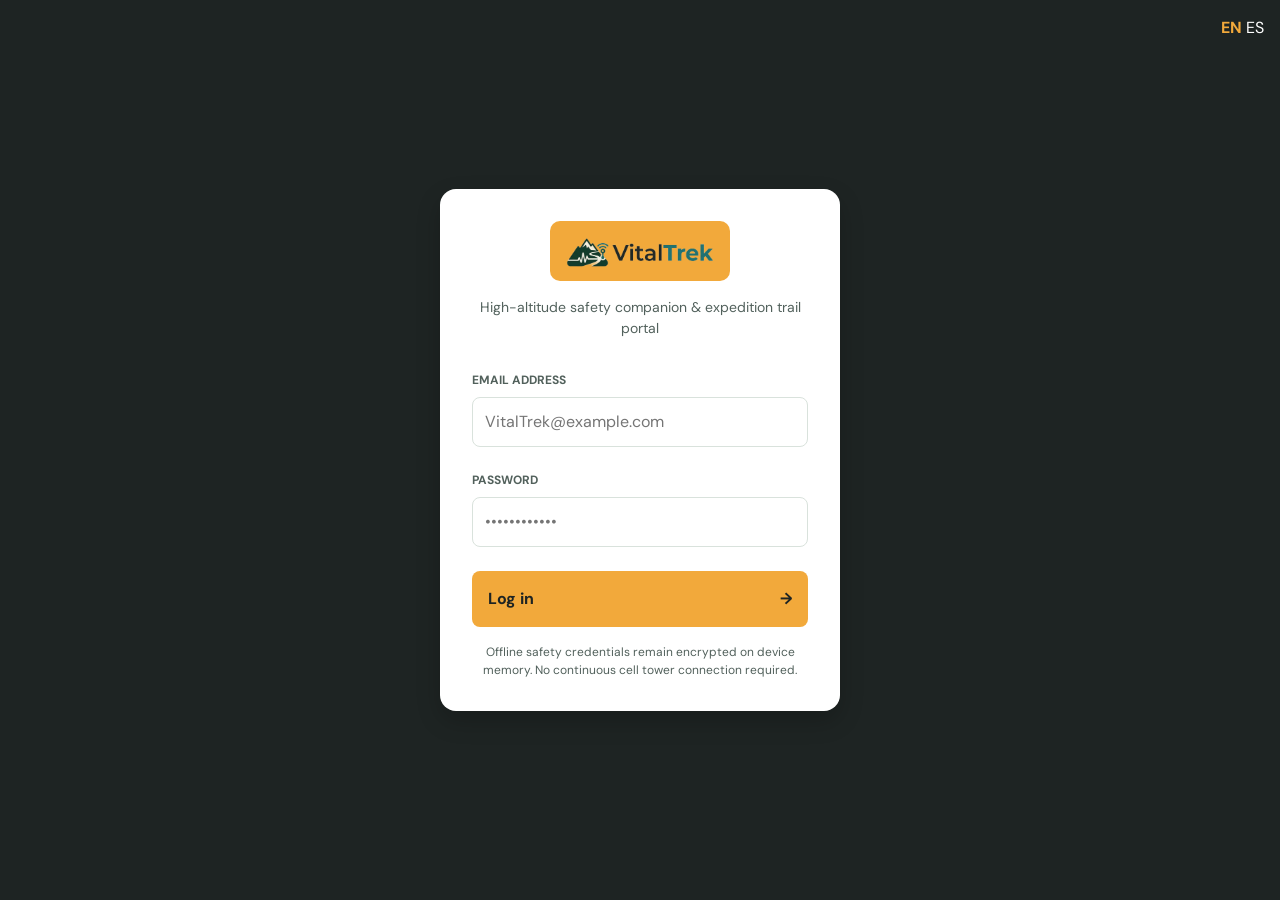
<file: login.html>
<!DOCTYPE html>
<html lang="en">
<head>
  <meta charset="UTF-8">
  <meta name="viewport" content="width=device-width, initial-scale=1.0">
  <title>Log In | VitalTrek</title>
  <link rel="stylesheet" href="css/reset.css" />
  <link rel="stylesheet" href="css/tokens.css" />
  <link rel="stylesheet" href="css/login.css" />
</head>
<body>

  <div class="login-lang-wrapper" style="position: absolute; top: 1rem; right: 1rem;">
    <div class="lang-toggle" role="group" aria-label="Select language">
      <button class="lang-btn is-active" data-lang="en" aria-pressed="true">EN</button>
      <button class="lang-btn" data-lang="es" aria-pressed="false">ES</button>
    </div>
  </div>

  <main class="auth-card">
    <header class="auth-header">
      <img src="assets/images/brand/vitaltrek-logo.png" alt="VitalTrek Logo" class="auth-logo" />
      <p class="auth-subtitle" data-i18n="loginSubtitle">High-altitude safety companion & expedition trail portal</p>
    </header>

    <form id="loginForm">
      
      <div class="form-group">
        <label for="email" class="form-label" data-i18n="loginEmailLabel">Email Address</label>
        <input type="email" id="email" class="form-input" data-i18n-placeholder="exampleEmail" placeholder="VitalTrek@example.com" required>
      </div>

      <div class="form-group">
        <label for="password" class="form-label" data-i18n="loginPasswordLabel">Password</label>
        <input type="password" id="password" class="form-input" placeholder="••••••••••••" required>
      </div>

      <button type="submit" class="btn-submit">
        <span data-i18n="loginBtn">Log in</span>
        <span>→</span>
      </button>

    </form>
    
    <p class="auth-note" data-i18n="loginNote">Offline safety credentials remain encrypted on device memory. No continuous cell tower connection required.</p>
  </main>

  <script src="js/login.js"></script>

</body>
</html>
</file>
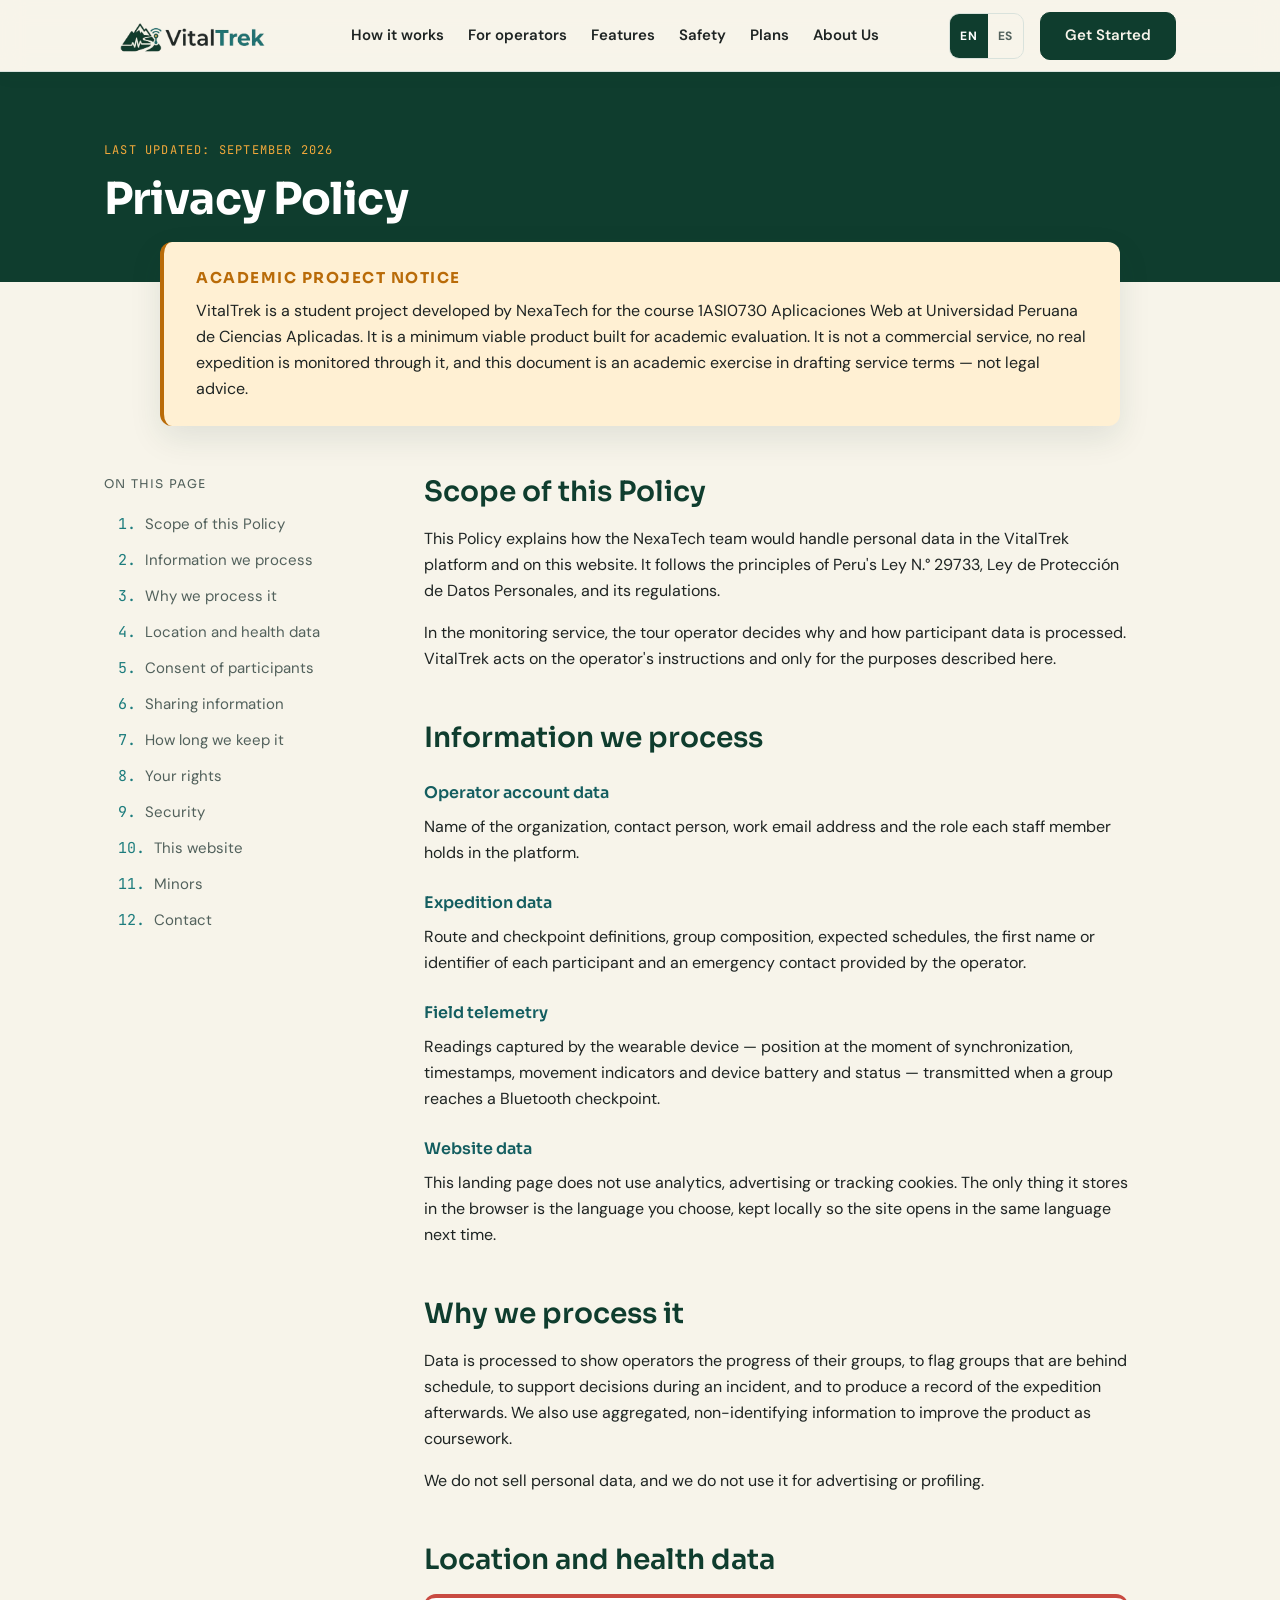
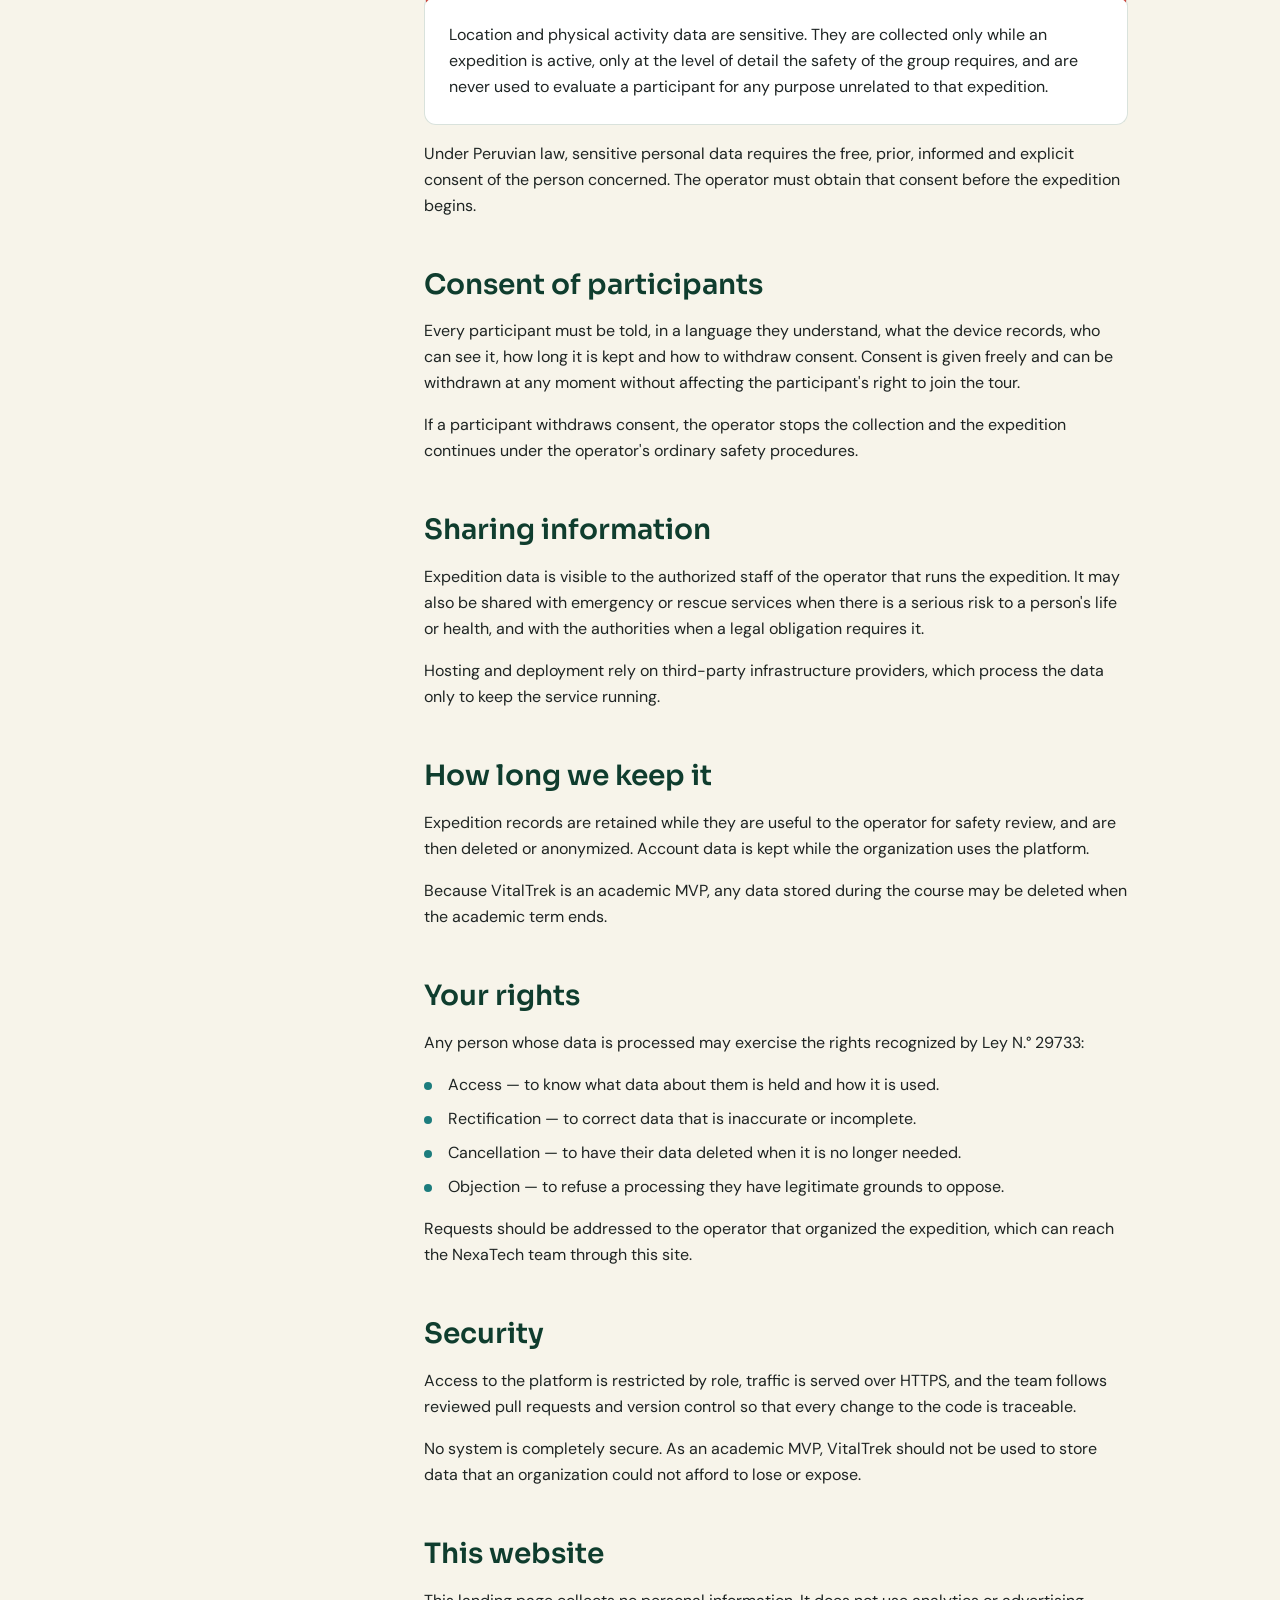
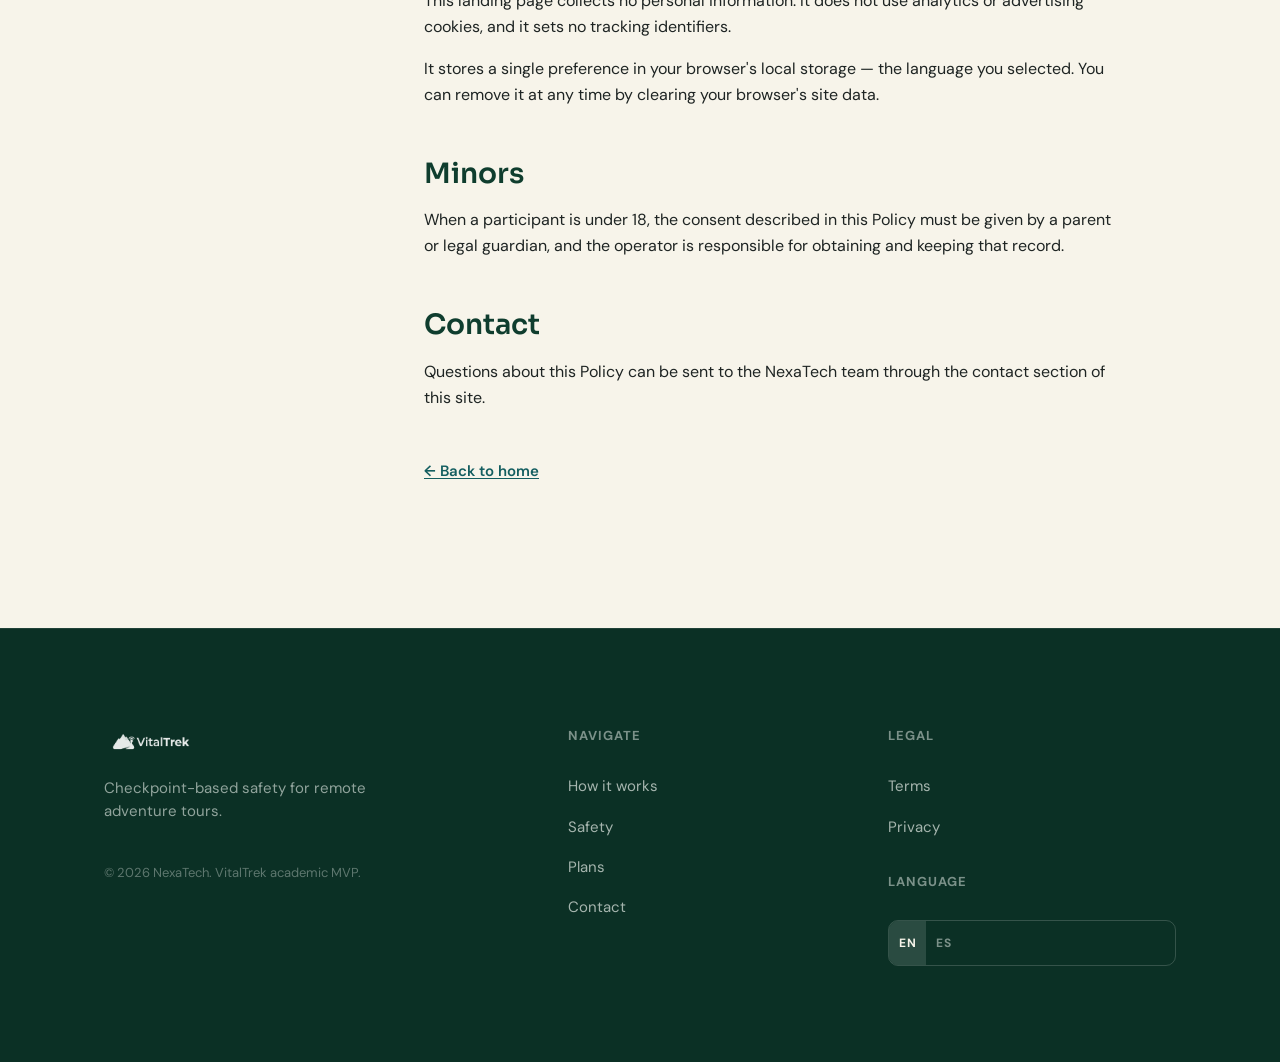
<file: privacy.html>
<!DOCTYPE html>
<html lang="en" dir="ltr">

<head>
  <meta charset="UTF-8" />
  <meta name="viewport" content="width=device-width, initial-scale=1.0" />
  <meta name="color-scheme" content="light" />

  <!-- SEO -->
  <title>Privacy Policy | VitalTrek</title>
  <meta name="description"
    content="Privacy Policy for VitalTrek, an academic MVP that processes expedition location and checkpoint data for adventure tour operators." />
  <meta name="author" content="NexaTech" />
  <meta name="robots" content="index, follow" />
  <link rel="canonical" href="https://landing-page-phi-one-54.vercel.app/privacy.html" />
  <link rel="alternate" hreflang="en-US" href="https://landing-page-phi-one-54.vercel.app/privacy.html" />
  <link rel="alternate" hreflang="es-419" href="https://landing-page-phi-one-54.vercel.app/privacy.html" />
  <link rel="alternate" hreflang="x-default" href="https://landing-page-phi-one-54.vercel.app/privacy.html" />

  <!-- Favicon -->
  <link rel="icon" type="image/png" href="assets/images/brand/vitaltrek-mark.png" />

  <!-- Stylesheets -->
  <link rel="stylesheet" href="css/reset.css" />
  <link rel="stylesheet" href="css/tokens.css" />
  <link rel="stylesheet" href="css/main.css" />
  <link rel="stylesheet" href="css/responsive.css" />
  <link rel="stylesheet" href="css/legal.css" />
</head>

<body id="top">

  <!-- Skip link (a11y) -->
  <a class="skip-link" href="#main-content" data-i18n="skipToContent">Skip to main content</a>

  <!-- ════════════════════════════════════════════
       HEADER
       ════════════════════════════════════════════ -->
  <header class="site-header" role="banner">
    <div class="container header-inner">

      <a href="index.html" class="header-logo" aria-label="VitalTrek — home">
        <img src="assets/images/brand/vitaltrek-logo.png" alt="VitalTrek" width="200" height="40" />
      </a>

      <nav class="site-nav" aria-label="Primary navigation">
        <a href="index.html#how-it-works" data-i18n="navHowItWorks">How it works</a>
        <a href="index.html#for-operators" data-i18n="navOperators">For operators</a>
        <a href="index.html#features" data-i18n="navFeatures">Features</a>
        <a href="index.html#safety" data-i18n="navSafety">Safety</a>
        <a href="index.html#plans" data-i18n="navPlans">Plans</a>
        <a href="index.html#about" data-i18n="navAbout">About Us</a>
      </nav>

      <div class="header-actions">
        <div class="lang-toggle" role="group" aria-label="Select language" data-i18n-aria-label="langToggleLabel">
          <button class="lang-btn is-active" data-lang="en" aria-pressed="true" data-i18n="langEN">EN</button>
          <button class="lang-btn" data-lang="es" aria-pressed="false" data-i18n="langES">ES</button>
        </div>

        <a href="https://web-applications-vert.vercel.app/" class="btn btn--primary-light" data-i18n="navGetStarted">Get Started</a>

        <button id="menu-toggle" class="menu-toggle" aria-expanded="false" aria-controls="mobile-nav"
          aria-label="Open navigation menu" data-i18n-aria-label="menuOpenLabel">
          <span class="bar" aria-hidden="true"></span>
          <span class="bar" aria-hidden="true"></span>
          <span class="bar" aria-hidden="true"></span>
        </button>
      </div>
    </div>
  </header>

  <!-- Mobile nav drawer -->
  <nav id="mobile-nav" class="mobile-nav" aria-label="Mobile navigation">
    <a href="index.html#how-it-works" data-i18n="navHowItWorks">How it works</a>
    <a href="index.html#for-operators" data-i18n="navOperators">For operators</a>
    <a href="index.html#features" data-i18n="navFeatures">Features</a>
    <a href="index.html#safety" data-i18n="navSafety">Safety</a>
    <a href="index.html#plans" data-i18n="navPlans">Plans</a>
    <a href="index.html#about" data-i18n="navAbout">About Us</a>
    <a href="index.html#faq" data-i18n="navFAQ">FAQ</a>
    <a href="https://web-applications-vert.vercel.app/" class="btn btn--primary-light" data-i18n="navGetStarted">Get Started</a>
    <div class="lang-toggle" role="group" aria-label="Select language">
      <button class="lang-btn is-active" data-lang="en" aria-pressed="true" data-i18n="langEN">EN</button>
      <button class="lang-btn" data-lang="es" aria-pressed="false" data-i18n="langES">ES</button>
    </div>
  </nav>

  <main id="main-content" class="legal-main">

    <!-- Hero -->
    <section class="legal-hero" aria-labelledby="legal-h1">
      <div class="container">
        <span class="legal-updated" data-i18n="legalUpdated">Last updated: September 2026</span>
        <h1 id="legal-h1" data-i18n="privacyH1">Privacy Policy</h1>
      </div>
    </section>

    <!-- Academic notice -->
    <aside class="legal-notice" role="note" aria-labelledby="legal-notice-title">
      <h2 id="legal-notice-title" data-i18n="legalNoticeTitle">Academic project notice</h2>
      <p data-i18n="legalNoticeBody">VitalTrek is a student project developed by NexaTech for the course 1ASI0730
        Aplicaciones Web at Universidad Peruana de Ciencias Aplicadas. It is a minimum viable product built for academic
        evaluation. It is not a commercial service, no real expedition is monitored through it, and this document is an
        academic exercise in drafting service terms — not legal advice.</p>
    </aside>

    <div class="container legal-layout">

      <!-- Table of contents -->
      <nav class="legal-toc" aria-labelledby="toc-title">
        <span class="legal-toc-title" id="toc-title" data-i18n="legalTocTitle">On this page</span>
        <ol>
          <li><a href="#p1" data-i18n="privacy1Title">Scope of this Policy</a></li>
          <li><a href="#p2" data-i18n="privacy2Title">Information we process</a></li>
          <li><a href="#p3" data-i18n="privacy3Title">Why we process it</a></li>
          <li><a href="#p4" data-i18n="privacy4Title">Location and health data</a></li>
          <li><a href="#p5" data-i18n="privacy5Title">Consent of participants</a></li>
          <li><a href="#p6" data-i18n="privacy6Title">Sharing information</a></li>
          <li><a href="#p7" data-i18n="privacy7Title">How long we keep it</a></li>
          <li><a href="#p8" data-i18n="privacy8Title">Your rights</a></li>
          <li><a href="#p9" data-i18n="privacy9Title">Security</a></li>
          <li><a href="#p10" data-i18n="privacy10Title">This website</a></li>
          <li><a href="#p11" data-i18n="privacy11Title">Minors</a></li>
          <li><a href="#p12" data-i18n="privacy12Title">Contact</a></li>
        </ol>
      </nav>

      <!-- Body -->
      <article class="legal-body">

        <section id="p1" aria-labelledby="p1-h">
          <h2 id="p1-h" data-i18n="privacy1Title">Scope of this Policy</h2>
          <p data-i18n="privacy1BodyA">This Policy explains how the NexaTech team would handle personal data in the
            VitalTrek platform and on this website. It follows the principles of Peru's Ley N.° 29733, Ley de Protección
            de Datos Personales, and its regulations.</p>
          <p data-i18n="privacy1BodyB">In the monitoring service, the tour operator decides why and how participant data
            is processed. VitalTrek acts on the operator's instructions and only for the purposes described here.</p>
        </section>

        <section id="p2" aria-labelledby="p2-h">
          <h2 id="p2-h" data-i18n="privacy2Title">Information we process</h2>
          <h3 data-i18n="privacy2SubA">Operator account data</h3>
          <p data-i18n="privacy2BodyA">Name of the organization, contact person, work email address and the role each
            staff member holds in the platform.</p>
          <h3 data-i18n="privacy2SubB">Expedition data</h3>
          <p data-i18n="privacy2BodyB">Route and checkpoint definitions, group composition, expected schedules, the
            first name or identifier of each participant and an emergency contact provided by the operator.</p>
          <h3 data-i18n="privacy2SubC">Field telemetry</h3>
          <p data-i18n="privacy2BodyC">Readings captured by the wearable device — position at the moment of
            synchronization, timestamps, movement indicators and device battery and status — transmitted when a group
            reaches a Bluetooth checkpoint.</p>
          <h3 data-i18n="privacy2SubD">Website data</h3>
          <p data-i18n="privacy2BodyD">This landing page does not use analytics, advertising or tracking cookies. The
            only thing it stores in the browser is the language you choose, kept locally so the site opens in the same
            language next time.</p>
        </section>

        <section id="p3" aria-labelledby="p3-h">
          <h2 id="p3-h" data-i18n="privacy3Title">Why we process it</h2>
          <p data-i18n="privacy3BodyA">Data is processed to show operators the progress of their groups, to flag groups
            that are behind schedule, to support decisions during an incident, and to produce a record of the expedition
            afterwards. We also use aggregated, non-identifying information to improve the product as coursework.</p>
          <p data-i18n="privacy3BodyB">We do not sell personal data, and we do not use it for advertising or profiling.
          </p>
        </section>

        <section id="p4" aria-labelledby="p4-h">
          <h2 id="p4-h" data-i18n="privacy4Title">Location and health data</h2>
          <div class="legal-callout">
            <p data-i18n="privacy4Callout">Location and physical activity data are sensitive. They are collected only
              while an expedition is active, only at the level of detail the safety of the group requires, and are never
              used to evaluate a participant for any purpose unrelated to that expedition.</p>
          </div>
          <p data-i18n="privacy4BodyA">Under Peruvian law, sensitive personal data requires the free, prior, informed
            and explicit consent of the person concerned. The operator must obtain that consent before the expedition
            begins.</p>
        </section>

        <section id="p5" aria-labelledby="p5-h">
          <h2 id="p5-h" data-i18n="privacy5Title">Consent of participants</h2>
          <p data-i18n="privacy5BodyA">Every participant must be told, in a language they understand, what the device
            records, who can see it, how long it is kept and how to withdraw consent. Consent is given freely and can be
            withdrawn at any moment without affecting the participant's right to join the tour.</p>
          <p data-i18n="privacy5BodyB">If a participant withdraws consent, the operator stops the collection and the
            expedition continues under the operator's ordinary safety procedures.</p>
        </section>

        <section id="p6" aria-labelledby="p6-h">
          <h2 id="p6-h" data-i18n="privacy6Title">Sharing information</h2>
          <p data-i18n="privacy6BodyA">Expedition data is visible to the authorized staff of the operator that runs the
            expedition. It may also be shared with emergency or rescue services when there is a serious risk to a
            person's life or health, and with the authorities when a legal obligation requires it.</p>
          <p data-i18n="privacy6BodyB">Hosting and deployment rely on third-party infrastructure providers, which
            process the data only to keep the service running.</p>
        </section>

        <section id="p7" aria-labelledby="p7-h">
          <h2 id="p7-h" data-i18n="privacy7Title">How long we keep it</h2>
          <p data-i18n="privacy7BodyA">Expedition records are retained while they are useful to the operator for safety
            review, and are then deleted or anonymized. Account data is kept while the organization uses the platform.
          </p>
          <p data-i18n="privacy7BodyB">Because VitalTrek is an academic MVP, any data stored during the course may be
            deleted when the academic term ends.</p>
        </section>

        <section id="p8" aria-labelledby="p8-h">
          <h2 id="p8-h" data-i18n="privacy8Title">Your rights</h2>
          <p data-i18n="privacy8BodyA">Any person whose data is processed may exercise the rights recognized by Ley N.°
            29733:</p>
          <ul>
            <li data-i18n="privacy8Item1">Access — to know what data about them is held and how it is used.</li>
            <li data-i18n="privacy8Item2">Rectification — to correct data that is inaccurate or incomplete.</li>
            <li data-i18n="privacy8Item3">Cancellation — to have their data deleted when it is no longer needed.</li>
            <li data-i18n="privacy8Item4">Objection — to refuse a processing they have legitimate grounds to oppose.
            </li>
          </ul>
          <p data-i18n="privacy8BodyB">Requests should be addressed to the operator that organized the expedition, which
            can reach the NexaTech team through this site.</p>
        </section>

        <section id="p9" aria-labelledby="p9-h">
          <h2 id="p9-h" data-i18n="privacy9Title">Security</h2>
          <p data-i18n="privacy9BodyA">Access to the platform is restricted by role, traffic is served over HTTPS, and
            the team follows reviewed pull requests and version control so that every change to the code is traceable.
          </p>
          <p data-i18n="privacy9BodyB">No system is completely secure. As an academic MVP, VitalTrek should not be used
            to store data that an organization could not afford to lose or expose.</p>
        </section>

        <section id="p10" aria-labelledby="p10-h">
          <h2 id="p10-h" data-i18n="privacy10Title">This website</h2>
          <p data-i18n="privacy10BodyA">This landing page collects no personal information. It does not use analytics or
            advertising cookies, and it sets no tracking identifiers.</p>
          <p data-i18n="privacy10BodyB">It stores a single preference in your browser's local storage — the language you
            selected. You can remove it at any time by clearing your browser's site data.</p>
        </section>

        <section id="p11" aria-labelledby="p11-h">
          <h2 id="p11-h" data-i18n="privacy11Title">Minors</h2>
          <p data-i18n="privacy11BodyA">When a participant is under 18, the consent described in this Policy must be
            given by a parent or legal guardian, and the operator is responsible for obtaining and keeping that record.
          </p>
        </section>

        <section id="p12" aria-labelledby="p12-h">
          <h2 id="p12-h" data-i18n="privacy12Title">Contact</h2>
          <p data-i18n="privacy12BodyA">Questions about this Policy can be sent to the NexaTech team through the
            contact section of this site.</p>
          <a class="legal-back" href="index.html" data-i18n="legalBack">← Back to home</a>
        </section>

      </article>
    </div>
  </main>

  <!-- ════════════════════════════════════════════
       FOOTER
       ════════════════════════════════════════════ -->
  <footer class="site-footer" role="contentinfo">
    <div class="container footer-inner">

      <div class="footer-brand">
        <a href="index.html" aria-label="VitalTrek — home">
          <img src="assets/images/brand/vitaltrek-logo.png" alt="VitalTrek" width="140" height="28" loading="lazy" />
        </a>
        <p class="footer-tagline" data-i18n="footerTagline">Checkpoint-based safety for remote adventure tours.</p>
        <p class="footer-copyright">
          <span data-i18n="footerCopyright">© 2026 NexaTech. VitalTrek academic MVP.</span>
        </p>
      </div>

      <nav class="footer-nav" aria-label="Footer navigation">
        <span class="footer-nav-title" data-i18n="footerNavTitle">Navigate</span>
        <a href="index.html#how-it-works" data-i18n="footerHowItWorks">How it works</a>
        <a href="index.html#safety" data-i18n="footerSafety">Safety</a>
        <a href="index.html#plans" data-i18n="footerPlans">Plans</a>
        <a href="index.html#contact" data-i18n="footerContact">Contact</a>
      </nav>

      <nav class="footer-nav" aria-label="Legal">
        <span class="footer-nav-title" data-i18n="footerLegalTitle">Legal</span>
        <a href="terms.html" data-i18n="footerTerms">Terms</a>
        <a href="privacy.html" aria-current="page" data-i18n="footerPrivacy">Privacy</a>

        <div class="footer-lang" style="margin-top: 1rem;">
          <span class="footer-lang-title" data-i18n="footerLangTitle">Language</span>
          <div class="lang-toggle lang-toggle--dark" role="group" aria-label="Select language">
            <button class="lang-btn is-active" data-lang="en" aria-pressed="true" data-i18n="langEN">EN</button>
            <button class="lang-btn" data-lang="es" aria-pressed="false" data-i18n="langES">ES</button>
          </div>
        </div>
      </nav>

    </div>
  </footer>

  <!-- Scripts — i18n must load before main -->
  <script src="js/i18n.js"></script>
  <script src="js/main.js"></script>

  <!-- Page-specific metadata: setLanguage() applies the home page title,
       so this restores the title and description that belong to this page. -->
  <script>
    (function () {
      function applyLegalMeta() {
        var i18n = window.VitalTrekI18n;
        if (!i18n) return;
        var t = i18n.translations[document.documentElement.lang] || i18n.translations.en;
        if (t.privacyMetaTitle) document.title = t.privacyMetaTitle;
        var desc = document.querySelector('meta[name="description"]');
        if (desc && t.privacyMetaDescription) desc.setAttribute("content", t.privacyMetaDescription);
      }
      /* main.js registers its DOMContentLoaded handler first, so this one
         runs after initLanguage() and wins over the home page title. */
      if (document.readyState === "loading") {
        document.addEventListener("DOMContentLoaded", applyLegalMeta);
      } else {
        applyLegalMeta();
      }
      document.querySelectorAll(".lang-btn").forEach(function (btn) {
        btn.addEventListener("click", function () { window.setTimeout(applyLegalMeta, 0); });
      });
    })();
  </script>

</body>

</html>
</file>
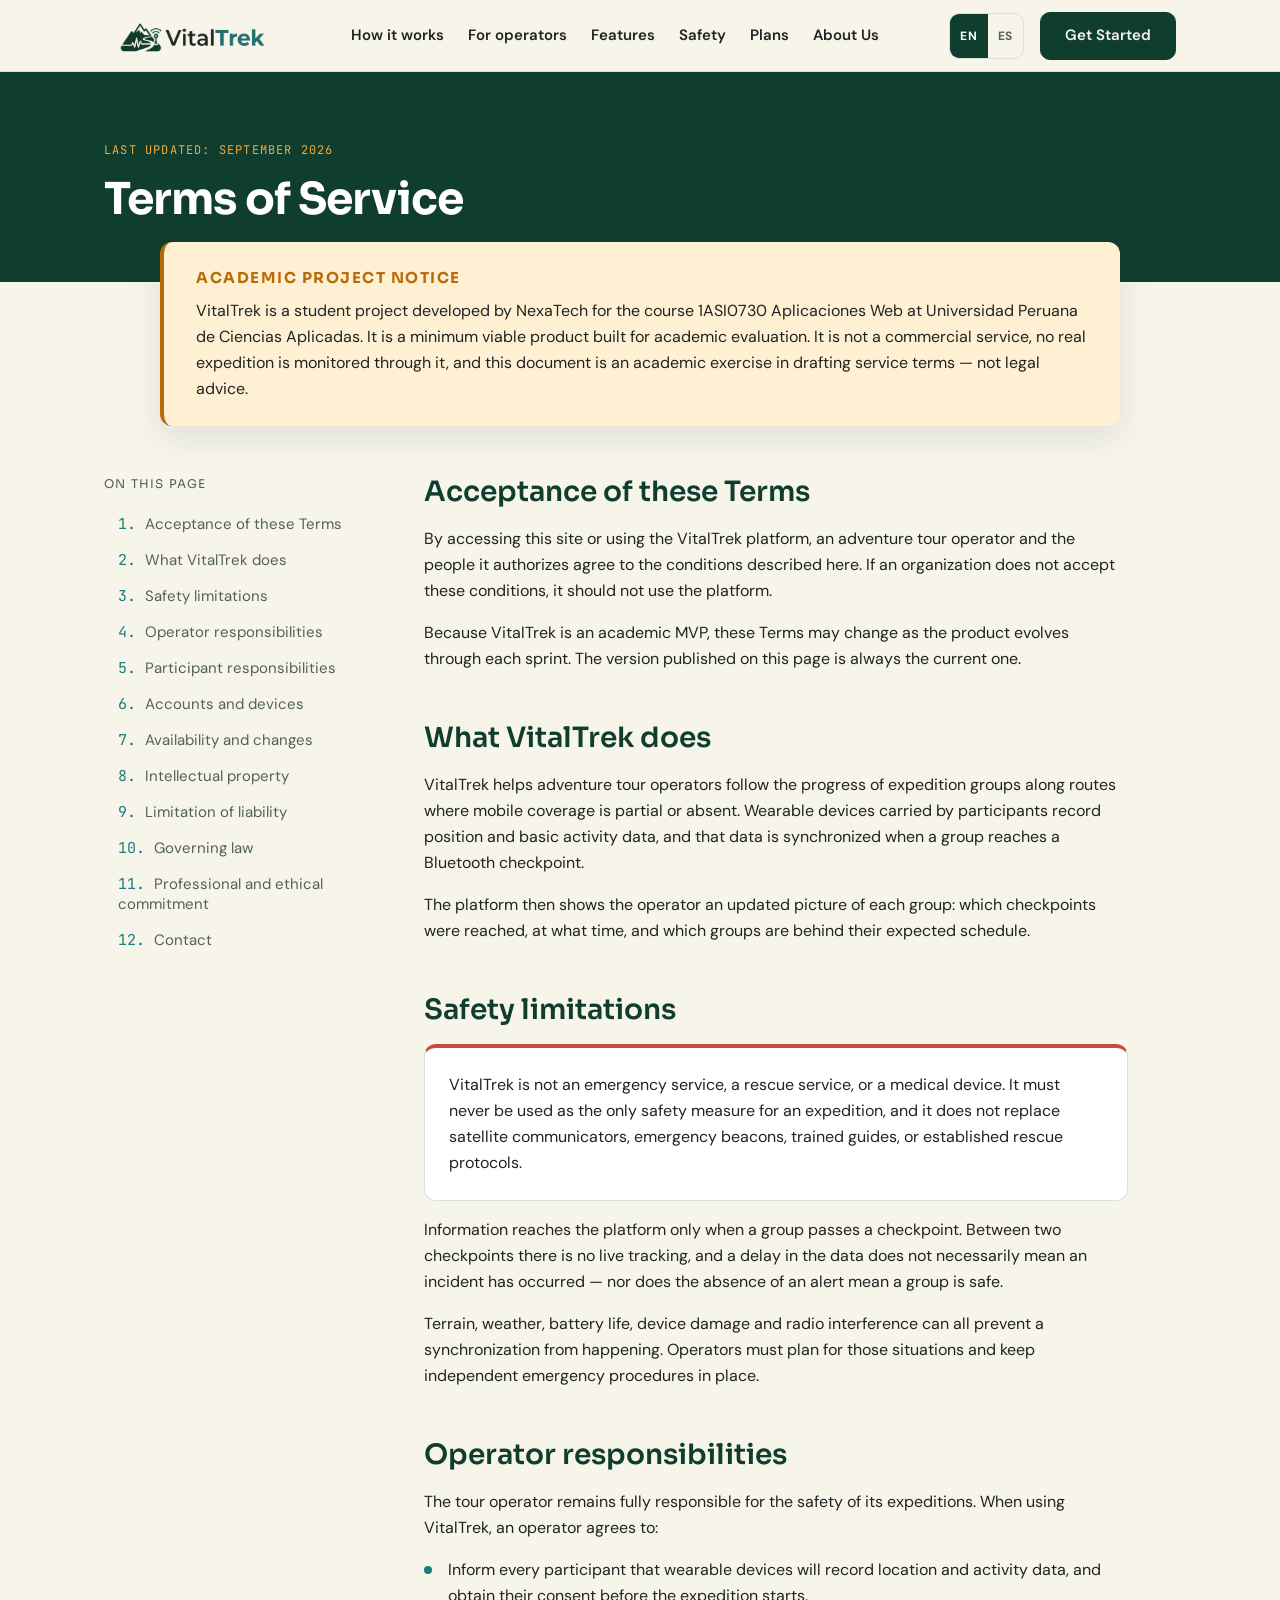
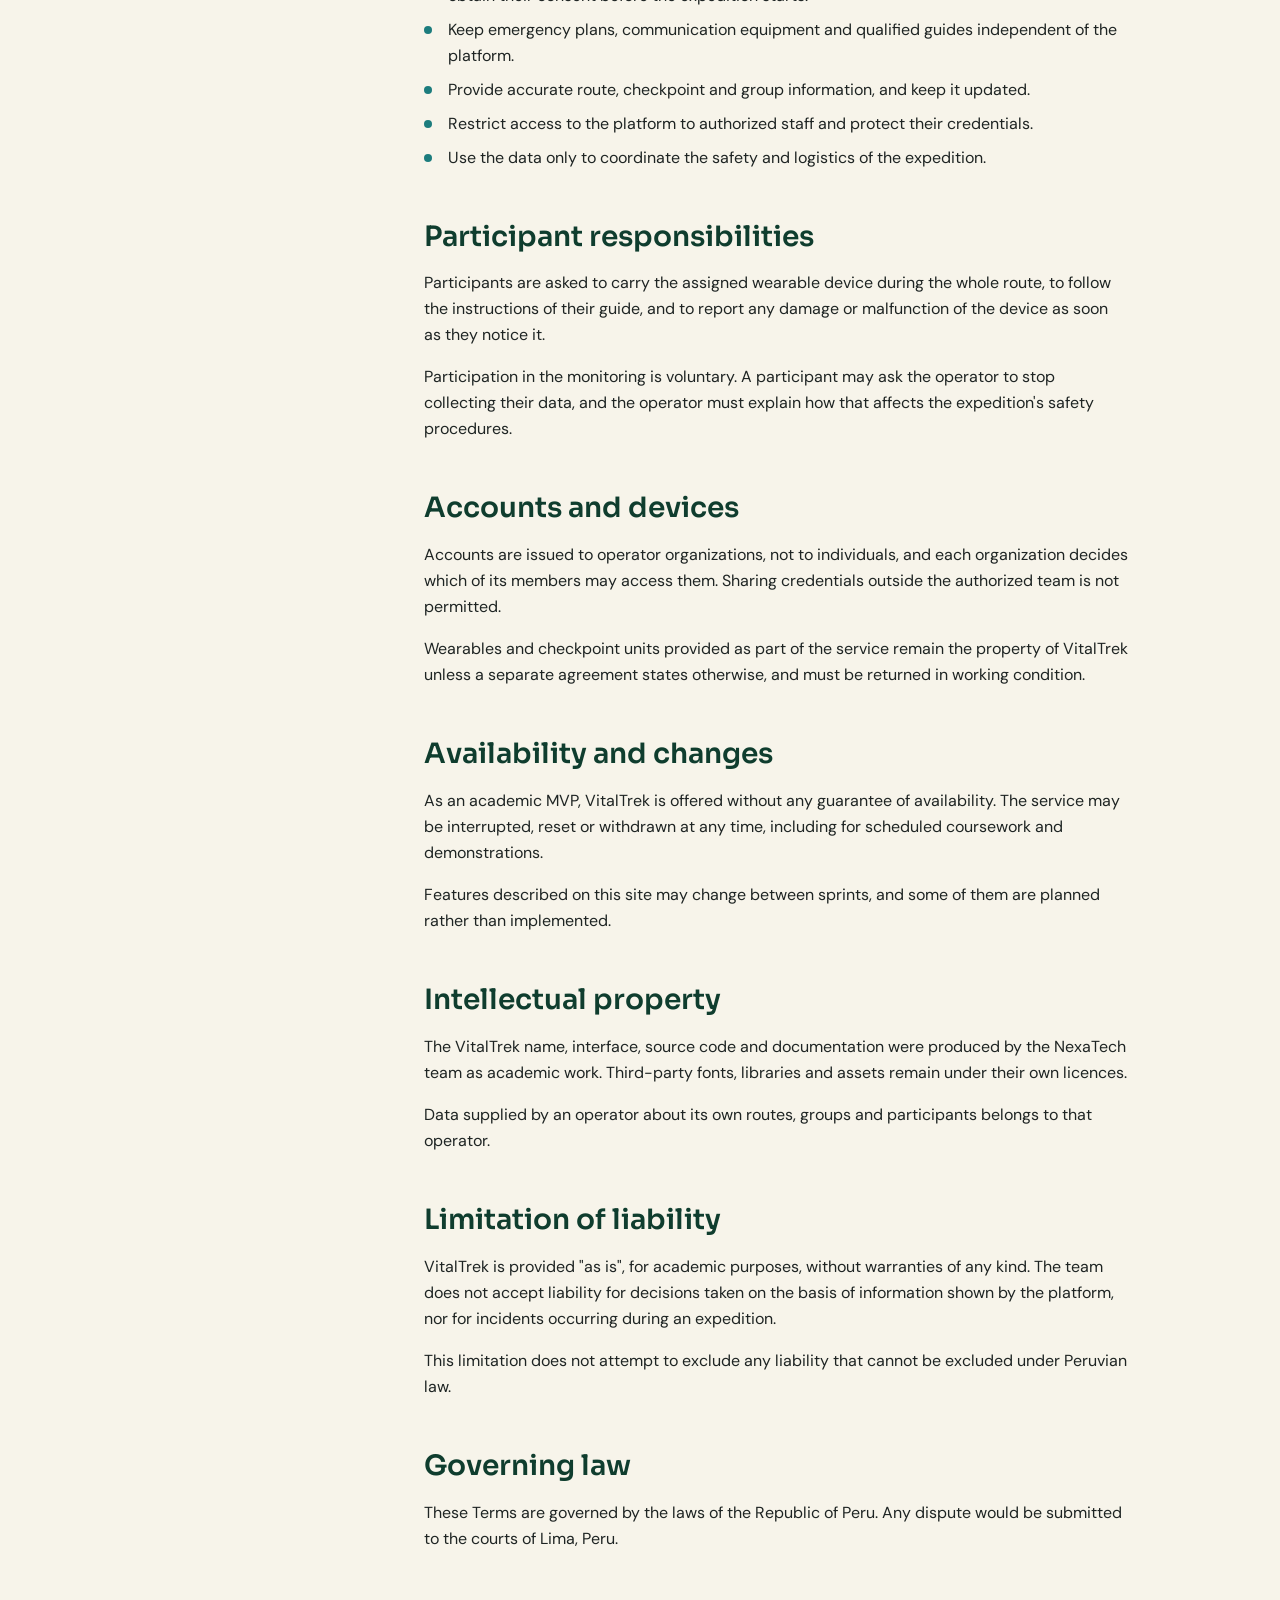
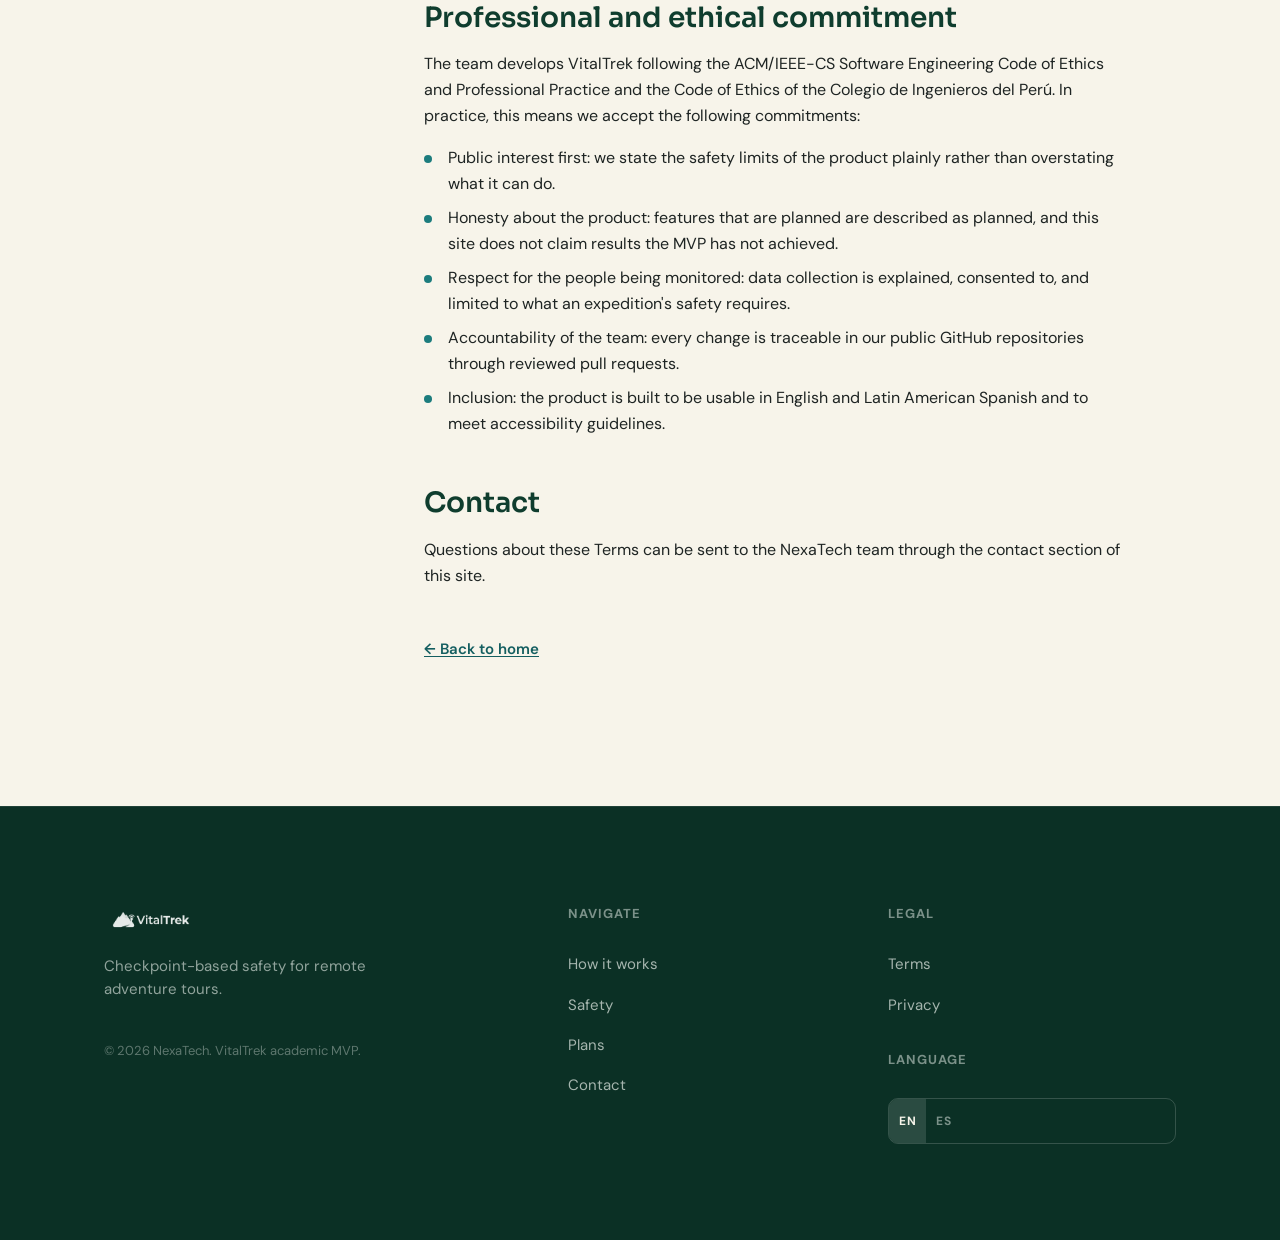
<file: terms.html>
<!DOCTYPE html>
<html lang="en" dir="ltr">

<head>
  <meta charset="UTF-8" />
  <meta name="viewport" content="width=device-width, initial-scale=1.0" />
  <meta name="color-scheme" content="light" />

  <!-- SEO -->
  <title>Terms of Service | VitalTrek</title>
  <meta name="description"
    content="Terms of Service for VitalTrek, an academic MVP that supports adventure tour operators with checkpoint-based expedition monitoring." />
  <meta name="author" content="NexaTech" />
  <meta name="robots" content="index, follow" />
  <link rel="canonical" href="https://landing-page-phi-one-54.vercel.app/terms.html" />
  <link rel="alternate" hreflang="en-US" href="https://landing-page-phi-one-54.vercel.app/terms.html" />
  <link rel="alternate" hreflang="es-419" href="https://landing-page-phi-one-54.vercel.app/terms.html" />
  <link rel="alternate" hreflang="x-default" href="https://landing-page-phi-one-54.vercel.app/terms.html" />

  <!-- Favicon -->
  <link rel="icon" type="image/png" href="assets/images/brand/vitaltrek-mark.png" />

  <!-- Stylesheets -->
  <link rel="stylesheet" href="css/reset.css" />
  <link rel="stylesheet" href="css/tokens.css" />
  <link rel="stylesheet" href="css/main.css" />
  <link rel="stylesheet" href="css/responsive.css" />
  <link rel="stylesheet" href="css/legal.css" />
</head>

<body id="top">

  <!-- Skip link (a11y) -->
  <a class="skip-link" href="#main-content" data-i18n="skipToContent">Skip to main content</a>

  <!-- ════════════════════════════════════════════
       HEADER
       ════════════════════════════════════════════ -->
  <header class="site-header" role="banner">
    <div class="container header-inner">

      <a href="index.html" class="header-logo" aria-label="VitalTrek — home">
        <img src="assets/images/brand/vitaltrek-logo.png" alt="VitalTrek" width="200" height="40" />
      </a>

      <nav class="site-nav" aria-label="Primary navigation">
        <a href="index.html#how-it-works" data-i18n="navHowItWorks">How it works</a>
        <a href="index.html#for-operators" data-i18n="navOperators">For operators</a>
        <a href="index.html#features" data-i18n="navFeatures">Features</a>
        <a href="index.html#safety" data-i18n="navSafety">Safety</a>
        <a href="index.html#plans" data-i18n="navPlans">Plans</a>
        <a href="index.html#about" data-i18n="navAbout">About Us</a>
      </nav>

      <div class="header-actions">
        <div class="lang-toggle" role="group" aria-label="Select language" data-i18n-aria-label="langToggleLabel">
          <button class="lang-btn is-active" data-lang="en" aria-pressed="true" data-i18n="langEN">EN</button>
          <button class="lang-btn" data-lang="es" aria-pressed="false" data-i18n="langES">ES</button>
        </div>

        <a href="https://web-applications-vert.vercel.app/" class="btn btn--primary-light" data-i18n="navGetStarted">Get Started</a>

        <button id="menu-toggle" class="menu-toggle" aria-expanded="false" aria-controls="mobile-nav"
          aria-label="Open navigation menu" data-i18n-aria-label="menuOpenLabel">
          <span class="bar" aria-hidden="true"></span>
          <span class="bar" aria-hidden="true"></span>
          <span class="bar" aria-hidden="true"></span>
        </button>
      </div>
    </div>
  </header>

  <!-- Mobile nav drawer -->
  <nav id="mobile-nav" class="mobile-nav" aria-label="Mobile navigation">
    <a href="index.html#how-it-works" data-i18n="navHowItWorks">How it works</a>
    <a href="index.html#for-operators" data-i18n="navOperators">For operators</a>
    <a href="index.html#features" data-i18n="navFeatures">Features</a>
    <a href="index.html#safety" data-i18n="navSafety">Safety</a>
    <a href="index.html#plans" data-i18n="navPlans">Plans</a>
    <a href="index.html#about" data-i18n="navAbout">About Us</a>
    <a href="index.html#faq" data-i18n="navFAQ">FAQ</a>
    <a href="https://web-applications-vert.vercel.app/" class="btn btn--primary-light" data-i18n="navGetStarted">Get Started</a>
    <div class="lang-toggle" role="group" aria-label="Select language">
      <button class="lang-btn is-active" data-lang="en" aria-pressed="true" data-i18n="langEN">EN</button>
      <button class="lang-btn" data-lang="es" aria-pressed="false" data-i18n="langES">ES</button>
    </div>
  </nav>

  <main id="main-content" class="legal-main">

    <!-- Hero -->
    <section class="legal-hero" aria-labelledby="legal-h1">
      <div class="container">
        <span class="legal-updated" data-i18n="legalUpdated">Last updated: September 2026</span>
        <h1 id="legal-h1" data-i18n="termsH1">Terms of Service</h1>
      </div>
    </section>

    <!-- Academic notice -->
    <aside class="legal-notice" role="note" aria-labelledby="legal-notice-title">
      <h2 id="legal-notice-title" data-i18n="legalNoticeTitle">Academic project notice</h2>
      <p data-i18n="legalNoticeBody">VitalTrek is a student project developed by NexaTech for the course 1ASI0730
        Aplicaciones Web at Universidad Peruana de Ciencias Aplicadas. It is a minimum viable product built for academic
        evaluation. It is not a commercial service, no real expedition is monitored through it, and this document is an
        academic exercise in drafting service terms — not legal advice.</p>
    </aside>

    <div class="container legal-layout">

      <!-- Table of contents -->
      <nav class="legal-toc" aria-labelledby="toc-title">
        <span class="legal-toc-title" id="toc-title" data-i18n="legalTocTitle">On this page</span>
        <ol>
          <li><a href="#t1" data-i18n="terms1Title">Acceptance of these Terms</a></li>
          <li><a href="#t2" data-i18n="terms2Title">What VitalTrek does</a></li>
          <li><a href="#t3" data-i18n="terms3Title">Safety limitations</a></li>
          <li><a href="#t4" data-i18n="terms4Title">Operator responsibilities</a></li>
          <li><a href="#t5" data-i18n="terms5Title">Participant responsibilities</a></li>
          <li><a href="#t6" data-i18n="terms6Title">Accounts and devices</a></li>
          <li><a href="#t7" data-i18n="terms7Title">Availability and changes</a></li>
          <li><a href="#t8" data-i18n="terms8Title">Intellectual property</a></li>
          <li><a href="#t9" data-i18n="terms9Title">Limitation of liability</a></li>
          <li><a href="#t10" data-i18n="terms10Title">Governing law</a></li>
          <li><a href="#t11" data-i18n="terms11Title">Professional and ethical commitment</a></li>
          <li><a href="#t12" data-i18n="terms12Title">Contact</a></li>
        </ol>
      </nav>

      <!-- Body -->
      <article class="legal-body">

        <section id="t1" aria-labelledby="t1-h">
          <h2 id="t1-h" data-i18n="terms1Title">Acceptance of these Terms</h2>
          <p data-i18n="terms1BodyA">By accessing this site or using the VitalTrek platform, an adventure tour operator
            and the people it authorizes agree to the conditions described here. If an organization does not accept
            these conditions, it should not use the platform.</p>
          <p data-i18n="terms1BodyB">Because VitalTrek is an academic MVP, these Terms may change as the product evolves
            through each sprint. The version published on this page is always the current one.</p>
        </section>

        <section id="t2" aria-labelledby="t2-h">
          <h2 id="t2-h" data-i18n="terms2Title">What VitalTrek does</h2>
          <p data-i18n="terms2BodyA">VitalTrek helps adventure tour operators follow the progress of expedition groups
            along routes where mobile coverage is partial or absent. Wearable devices carried by participants record
            position and basic activity data, and that data is synchronized when a group reaches a Bluetooth checkpoint.
          </p>
          <p data-i18n="terms2BodyB">The platform then shows the operator an updated picture of each group: which
            checkpoints were reached, at what time, and which groups are behind their expected schedule.</p>
        </section>

        <section id="t3" aria-labelledby="t3-h">
          <h2 id="t3-h" data-i18n="terms3Title">Safety limitations</h2>
          <div class="legal-callout">
            <p data-i18n="terms3Callout">VitalTrek is not an emergency service, a rescue service, or a medical device.
              It must never be used as the only safety measure for an expedition, and it does not replace satellite
              communicators, emergency beacons, trained guides, or established rescue protocols.</p>
          </div>
          <p data-i18n="terms3BodyA">Information reaches the platform only when a group passes a checkpoint. Between two
            checkpoints there is no live tracking, and a delay in the data does not necessarily mean an incident has
            occurred — nor does the absence of an alert mean a group is safe.</p>
          <p data-i18n="terms3BodyB">Terrain, weather, battery life, device damage and radio interference can all
            prevent a synchronization from happening. Operators must plan for those situations and keep independent
            emergency procedures in place.</p>
        </section>

        <section id="t4" aria-labelledby="t4-h">
          <h2 id="t4-h" data-i18n="terms4Title">Operator responsibilities</h2>
          <p data-i18n="terms4BodyA">The tour operator remains fully responsible for the safety of its expeditions. When
            using VitalTrek, an operator agrees to:</p>
          <ul>
            <li data-i18n="terms4Item1">Inform every participant that wearable devices will record location and activity
              data, and obtain their consent before the expedition starts.</li>
            <li data-i18n="terms4Item2">Keep emergency plans, communication equipment and qualified guides independent
              of the platform.</li>
            <li data-i18n="terms4Item3">Provide accurate route, checkpoint and group information, and keep it updated.
            </li>
            <li data-i18n="terms4Item4">Restrict access to the platform to authorized staff and protect their
              credentials.</li>
            <li data-i18n="terms4Item5">Use the data only to coordinate the safety and logistics of the expedition.</li>
          </ul>
        </section>

        <section id="t5" aria-labelledby="t5-h">
          <h2 id="t5-h" data-i18n="terms5Title">Participant responsibilities</h2>
          <p data-i18n="terms5BodyA">Participants are asked to carry the assigned wearable device during the whole
            route, to follow the instructions of their guide, and to report any damage or malfunction of the device as
            soon as they notice it.</p>
          <p data-i18n="terms5BodyB">Participation in the monitoring is voluntary. A participant may ask the operator to
            stop collecting their data, and the operator must explain how that affects the expedition's safety
            procedures.</p>
        </section>

        <section id="t6" aria-labelledby="t6-h">
          <h2 id="t6-h" data-i18n="terms6Title">Accounts and devices</h2>
          <p data-i18n="terms6BodyA">Accounts are issued to operator organizations, not to individuals, and each
            organization decides which of its members may access them. Sharing credentials outside the authorized team
            is not permitted.</p>
          <p data-i18n="terms6BodyB">Wearables and checkpoint units provided as part of the service remain the property
            of VitalTrek unless a separate agreement states otherwise, and must be returned in working condition.</p>
        </section>

        <section id="t7" aria-labelledby="t7-h">
          <h2 id="t7-h" data-i18n="terms7Title">Availability and changes</h2>
          <p data-i18n="terms7BodyA">As an academic MVP, VitalTrek is offered without any guarantee of availability. The
            service may be interrupted, reset or withdrawn at any time, including for scheduled coursework and
            demonstrations.</p>
          <p data-i18n="terms7BodyB">Features described on this site may change between sprints, and some of them are
            planned rather than implemented.</p>
        </section>

        <section id="t8" aria-labelledby="t8-h">
          <h2 id="t8-h" data-i18n="terms8Title">Intellectual property</h2>
          <p data-i18n="terms8BodyA">The VitalTrek name, interface, source code and documentation were produced by the
            NexaTech team as academic work. Third-party fonts, libraries and assets remain under their own licences.
          </p>
          <p data-i18n="terms8BodyB">Data supplied by an operator about its own routes, groups and participants belongs
            to that operator.</p>
        </section>

        <section id="t9" aria-labelledby="t9-h">
          <h2 id="t9-h" data-i18n="terms9Title">Limitation of liability</h2>
          <p data-i18n="terms9BodyA">VitalTrek is provided "as is", for academic purposes, without warranties of any
            kind. The team does not accept liability for decisions taken on the basis of information shown by the
            platform, nor for incidents occurring during an expedition.</p>
          <p data-i18n="terms9BodyB">This limitation does not attempt to exclude any liability that cannot be excluded
            under Peruvian law.</p>
        </section>

        <section id="t10" aria-labelledby="t10-h">
          <h2 id="t10-h" data-i18n="terms10Title">Governing law</h2>
          <p data-i18n="terms10BodyA">These Terms are governed by the laws of the Republic of Peru. Any dispute would be
            submitted to the courts of Lima, Peru.</p>
        </section>

        <section id="t11" aria-labelledby="t11-h">
          <h2 id="t11-h" data-i18n="terms11Title">Professional and ethical commitment</h2>
          <p data-i18n="terms11BodyA">The team develops VitalTrek following the ACM/IEEE-CS Software Engineering Code of
            Ethics and Professional Practice and the Code of Ethics of the Colegio de Ingenieros del Perú. In practice,
            this means we accept the following commitments:</p>
          <ul>
            <li data-i18n="terms11Item1">Public interest first: we state the safety limits of the product plainly rather
              than overstating what it can do.</li>
            <li data-i18n="terms11Item2">Honesty about the product: features that are planned are described as planned,
              and this site does not claim results the MVP has not achieved.</li>
            <li data-i18n="terms11Item3">Respect for the people being monitored: data collection is explained, consented
              to, and limited to what an expedition's safety requires.</li>
            <li data-i18n="terms11Item4">Accountability of the team: every change is traceable in our public GitHub
              repositories through reviewed pull requests.</li>
            <li data-i18n="terms11Item5">Inclusion: the product is built to be usable in English and Latin American
              Spanish and to meet accessibility guidelines.</li>
          </ul>
        </section>

        <section id="t12" aria-labelledby="t12-h">
          <h2 id="t12-h" data-i18n="terms12Title">Contact</h2>
          <p data-i18n="terms12BodyA">Questions about these Terms can be sent to the NexaTech team through the contact
            section of this site.</p>
          <a class="legal-back" href="index.html" data-i18n="legalBack">← Back to home</a>
        </section>

      </article>
    </div>
  </main>

  <!-- ════════════════════════════════════════════
       FOOTER
       ════════════════════════════════════════════ -->
  <footer class="site-footer" role="contentinfo">
    <div class="container footer-inner">

      <div class="footer-brand">
        <a href="index.html" aria-label="VitalTrek — home">
          <img src="assets/images/brand/vitaltrek-logo.png" alt="VitalTrek" width="140" height="28" loading="lazy" />
        </a>
        <p class="footer-tagline" data-i18n="footerTagline">Checkpoint-based safety for remote adventure tours.</p>
        <p class="footer-copyright">
          <span data-i18n="footerCopyright">© 2026 NexaTech. VitalTrek academic MVP.</span>
        </p>
      </div>

      <nav class="footer-nav" aria-label="Footer navigation">
        <span class="footer-nav-title" data-i18n="footerNavTitle">Navigate</span>
        <a href="index.html#how-it-works" data-i18n="footerHowItWorks">How it works</a>
        <a href="index.html#safety" data-i18n="footerSafety">Safety</a>
        <a href="index.html#plans" data-i18n="footerPlans">Plans</a>
        <a href="index.html#contact" data-i18n="footerContact">Contact</a>
      </nav>

      <nav class="footer-nav" aria-label="Legal">
        <span class="footer-nav-title" data-i18n="footerLegalTitle">Legal</span>
        <a href="terms.html" aria-current="page" data-i18n="footerTerms">Terms</a>
        <a href="privacy.html" data-i18n="footerPrivacy">Privacy</a>

        <div class="footer-lang" style="margin-top: 1rem;">
          <span class="footer-lang-title" data-i18n="footerLangTitle">Language</span>
          <div class="lang-toggle lang-toggle--dark" role="group" aria-label="Select language">
            <button class="lang-btn is-active" data-lang="en" aria-pressed="true" data-i18n="langEN">EN</button>
            <button class="lang-btn" data-lang="es" aria-pressed="false" data-i18n="langES">ES</button>
          </div>
        </div>
      </nav>

    </div>
  </footer>

  <!-- Scripts — i18n must load before main -->
  <script src="js/i18n.js"></script>
  <script src="js/main.js"></script>

  <!-- Page-specific metadata: setLanguage() applies the home page title,
       so this restores the title and description that belong to this page. -->
  <script>
    (function () {
      function applyLegalMeta() {
        var i18n = window.VitalTrekI18n;
        if (!i18n) return;
        var t = i18n.translations[document.documentElement.lang] || i18n.translations.en;
        if (t.termsMetaTitle) document.title = t.termsMetaTitle;
        var desc = document.querySelector('meta[name="description"]');
        if (desc && t.termsMetaDescription) desc.setAttribute("content", t.termsMetaDescription);
      }
      /* main.js registers its DOMContentLoaded handler first, so this one
         runs after initLanguage() and wins over the home page title. */
      if (document.readyState === "loading") {
        document.addEventListener("DOMContentLoaded", applyLegalMeta);
      } else {
        applyLegalMeta();
      }
      document.querySelectorAll(".lang-btn").forEach(function (btn) {
        btn.addEventListener("click", function () { window.setTimeout(applyLegalMeta, 0); });
      });
    })();
  </script>

</body>

</html>
</file>
<file: css/tokens.css>
/* ============================================================
   tokens.css — VitalTrek Design System
   All CSS custom properties: color, type, spacing, shadows
   ============================================================ */

@import url('https://fonts.googleapis.com/css2?family=Sora:wght@600;700&family=DM+Sans:wght@400;500;600&family=JetBrains+Mono:wght@500&display=swap');

:root {
  /* ── Color palette ── */
  --color-forest-950: #0B3025;
  --color-forest-900: #0F3D2E;
  --color-forest-800: #15513E;
  --color-teal-700: #145E60;
  --color-teal-600: #1C7C7D;
  --color-amber-700: #B96B08;
  --color-amber-500: #F2A93B;
  --color-amber-100: #FFF0D3;
  --color-off-white: #F7F4EA;
  --color-white: #FFFFFF;
  --color-charcoal: #1E2423;
  --color-slate: #52615C;
  --color-mist: #D9E2DC;
  --color-success: #27835C;
  --color-danger: #C94B42;

  /* ── Typography ── */
  --font-display: 'Sora', system-ui, sans-serif;
  --font-body: 'DM Sans', system-ui, sans-serif;
  --font-mono: 'JetBrains Mono', 'Courier New', monospace;

  /* Font sizes — desktop */
  --text-display: 4rem;       /* 64px */
  --text-h2: 2.75rem;         /* 44px */
  --text-h3: 1.75rem;         /* 28px */
  --text-lead: 1.25rem;       /* 20px */
  --text-body: 1rem;          /* 16px */
  --text-ui: 0.9375rem;       /* 15px */
  --text-eyebrow: 0.75rem;    /* 12px */

  /* Line heights */
  --lh-display: 1.05;
  --lh-h2: 1.18;
  --lh-h3: 1.28;
  --lh-lead: 1.5;
  --lh-body: 1.625;
  --lh-ui: 1.333;

  /* Letter spacing */
  --ls-display: -0.03em;
  --ls-h2: -0.02em;
  --ls-eyebrow: 0.1em;

  /* ── Spacing (8px system) ── */
  --space-1: 0.25rem;   /* 4px */
  --space-2: 0.5rem;    /* 8px */
  --space-3: 0.75rem;   /* 12px */
  --space-4: 1rem;      /* 16px */
  --space-5: 1.25rem;   /* 20px */
  --space-6: 1.5rem;    /* 24px */
  --space-7: 1.75rem;   /* 28px */
  --space-8: 2rem;      /* 32px */
  --space-10: 2.5rem;   /* 40px */
  --space-12: 3rem;     /* 48px */
  --space-16: 4rem;     /* 64px */
  --space-20: 5rem;     /* 80px */
  --space-24: 6rem;     /* 96px */
  --space-30: 7.5rem;   /* 120px */

  /* ── Layout ── */
  --container-max: 75rem;     /* 1200px */
  --gutter: 4rem;             /* 64px */
  --header-height: 4.5rem;    /* 72px */
  --section-gap: 7.5rem;      /* 120px */

  /* ── Borders & radius ── */
  --radius-card: 0.75rem;     /* 12px */
  --radius-btn: 0.625rem;     /* 10px */
  --radius-badge: 999px;

  /* ── Shadows ── */
  --shadow-card: 0 12px 32px rgba(15, 61, 46, 0.10);
  --shadow-header: 0 1px 0 var(--color-mist);

  /* ── Transitions ── */
  --transition-fast: 180ms ease;
  --transition-med: 300ms ease;
}
</file>
<file: css/main.css>
/* ============================================================
     main.css — VitalTrek Landing
     Global styles, components and all section-specific styles
     ============================================================ */

/* ── Base ── */
body {
  font-family: var(--font-body);
  font-size: var(--text-body);
  line-height: var(--lh-body);
  color: var(--color-charcoal);
  background-color: var(--color-off-white);
}

/* — Skip link (a11y) — */
.skip-link {
  position: absolute;
  left: -9999px;
  top: 0;
  z-index: 999;
  padding: 0.75rem 1.25rem;
  background-color: var(--color-forest-900);
  color: var(--color-off-white);
  font-family: var(--font-body);
  font-size: var(--text-ui);
  font-weight: 600;
  text-decoration: none;
  border-radius: 0 0 var(--radius-btn) 0;
}

.skip-link:focus {
  left: 0;
  outline: 3px solid var(--color-amber-500);
  outline-offset: 2px;
}

/* ── Container ── */
.container {
  width: 100%;
  max-width: var(--container-max);
  margin-inline: auto;
  padding-inline: var(--gutter);
}

/* ── Section spacing ── */
.section {
  padding-block: var(--section-gap);
}

/* ── Eyebrow ── */
.eyebrow {
  font-family: var(--font-body);
  font-size: var(--text-eyebrow);
  font-weight: 700;
  letter-spacing: var(--ls-eyebrow);
  text-transform: uppercase;
  display: inline-block;
  margin-bottom: var(--space-4);
}

.eyebrow--teal { color: var(--color-teal-600); }
.eyebrow--amber { color: var(--color-amber-500); }

/* ── Typography ── */
h1, h2, h3 {
  font-family: var(--font-display);
}

.display-h1 {
  font-size: var(--text-display);
  font-weight: 700;
  line-height: var(--lh-display);
  letter-spacing: var(--ls-display);
  color: var(--color-white);
}

.section-h2 {
  font-size: var(--text-h2);
  font-weight: 700;
  line-height: var(--lh-h2);
  letter-spacing: var(--ls-h2);
  color: var(--color-charcoal);
}

.section-h2--light {
  color: var(--color-white);
}

.section-h3 {
  font-size: var(--text-h3);
  font-weight: 600;
  line-height: var(--lh-h3);
  color: var(--color-charcoal);
}

.lead {
  font-size: var(--text-lead);
  line-height: var(--lh-lead);
  color: var(--color-slate);
}

.lead--light {
  color: rgba(247, 244, 234, 0.80);
}

/* ── Buttons ── */
.btn {
  display: inline-flex;
  align-items: center;
  justify-content: center;
  gap: var(--space-2);
  font-family: var(--font-body);
  font-size: var(--text-ui);
  font-weight: 600;
  line-height: 1;
  height: 3rem;           /* 48px */
  padding-inline: 1.5rem;
  border-radius: var(--radius-btn);
  border: 1.5px solid transparent;
  transition: background-color var(--transition-fast),
  border-color var(--transition-fast),
  color var(--transition-fast),
  opacity var(--transition-fast);
  cursor: pointer;
  text-decoration: none;
  white-space: nowrap;
}

.btn:focus-visible {
  outline: 3px solid var(--color-teal-600);
  outline-offset: 3px;
}

.btn:disabled {
  opacity: 0.45;
  cursor: not-allowed;
}

/* Primary light: forest bg, off-white text */
.btn--primary-light {
  background-color: var(--color-forest-900);
  color: var(--color-off-white);
  border-color: var(--color-forest-900);
}

.btn--primary-light:hover:not(:disabled) {
  background-color: var(--color-forest-950);
  border-color: var(--color-forest-950);
}

.btn--primary-light:active:not(:disabled) {
  background-color: var(--color-forest-800);
}

/* Primary dark: amber bg, charcoal text — use on dark backgrounds */
.btn--primary-dark {
  background-color: var(--color-amber-500);
  color: var(--color-charcoal);
  border-color: var(--color-amber-500);
}

.btn--primary-dark:hover:not(:disabled) {
  background-color: var(--color-amber-700);
  border-color: var(--color-amber-700);
  color: var(--color-white);
}

.btn--primary-dark:active:not(:disabled) {
  background-color: var(--color-amber-700);
}

/* Secondary: transparent + mist border */
.btn--secondary {
  background-color: transparent;
  color: var(--color-forest-900);
  border-color: var(--color-mist);
}

.btn--secondary:hover:not(:disabled) {
  background-color: rgba(217, 226, 220, 0.30);
}

/* Secondary on dark bg */
.btn--secondary-dark {
  background-color: transparent;
  color: var(--color-off-white);
  border-color: rgba(247, 244, 234, 0.35);
}

.btn--secondary-dark:hover:not(:disabled) {
  background-color: rgba(247, 244, 234, 0.10);
  border-color: rgba(247, 244, 234, 0.55);
}

/* Hero buttons are taller */
.btn--hero {
  height: 3.25rem;  /* 52px */
  font-size: 1rem;
  padding-inline: 1.75rem;
}

/* Text link */
.text-link {
  display: inline-flex;
  align-items: center;
  gap: var(--space-1);
  color: var(--color-teal-600);
  font-size: var(--text-ui);
  font-weight: 600;
  text-decoration: underline;
  text-underline-offset: 3px;
  transition: color var(--transition-fast);
}

.text-link:hover {
  color: var(--color-teal-700);
}

.text-link:focus-visible {
  outline: 3px solid var(--color-teal-600);
  outline-offset: 3px;
  border-radius: 3px;
}

/* ── Header ── */
.site-header {
  position: sticky;
  top: 0;
  z-index: 100;
  height: var(--header-height);
  background-color: rgba(247, 244, 234, 0.88);
  backdrop-filter: blur(12px);
  -webkit-backdrop-filter: blur(12px);
  border-bottom: 1px solid transparent;
  transition: border-color var(--transition-fast),
  box-shadow var(--transition-fast);
}

/* Fallback for no backdrop-filter */
@supports not (backdrop-filter: blur(1px)) {
  .site-header {
    background-color: var(--color-off-white);
  }
}

.site-header.is-scrolled {
  border-bottom-color: var(--color-mist);
  box-shadow: 0 2px 16px rgba(15, 61, 46, 0.08);
}

.header-inner {
  display: flex;
  align-items: center;
  justify-content: space-between;
  height: 100%;
  gap: var(--space-6);
}

.header-logo {
  display: flex;
  align-items: center;
  flex-shrink: 0;
}

.header-logo img {
  height: 60px;
  width: auto;
}

/* Primary nav */
.site-nav {
  display: flex;
  align-items: center;
  gap: var(--space-6);
}

.site-nav a {
  font-size: var(--text-ui);
  font-weight: 600;
  color: var(--color-charcoal);
  position: relative;
  padding-block: var(--space-1);
  transition: color var(--transition-fast);
}

.site-nav a::after {
  content: '';
  position: absolute;
  bottom: -2px;
  left: 0;
  right: 0;
  height: 2px;
  background-color: var(--color-teal-600);
  transform: scaleX(0);
  transform-origin: left;
  transition: transform var(--transition-fast);
}

.site-nav a:hover {
  color: var(--color-teal-600);
}

.site-nav a:hover::after {
  transform: scaleX(1);
}

.site-nav a:focus-visible {
  outline: 3px solid var(--color-teal-600);
  outline-offset: 3px;
  border-radius: 3px;
}

/* Header actions */
.header-actions {
  display: flex;
  align-items: center;
  gap: var(--space-4);
  flex-shrink: 0;
}

/* Language toggle */
.lang-toggle {
  display: flex;
  align-items: center;
  gap: 0;
  border: 1.5px solid var(--color-mist);
  border-radius: var(--radius-btn);
  overflow: hidden;
}

.lang-btn {
  font-size: var(--text-eyebrow);
  font-weight: 700;
  letter-spacing: 0.06em;
  padding: 0.375rem 0.625rem;
  color: var(--color-slate);
  background-color: transparent;
  transition: background-color var(--transition-fast),
  color var(--transition-fast);
  border: none;
  cursor: pointer;
  line-height: 1;
}

.lang-btn.is-active {
  background-color: var(--color-forest-900);
  color: var(--color-white);
}

.lang-btn:hover:not(.is-active) {
  background-color: var(--color-mist);
  color: var(--color-charcoal);
}

.lang-btn:focus-visible {
  outline: 3px solid var(--color-teal-600);
  outline-offset: -2px;
}

/* Mobile menu toggle */
.menu-toggle {
  display: none;
  flex-direction: column;
  justify-content: center;
  align-items: center;
  gap: 5px;
  width: 44px;
  height: 44px;
  padding: var(--space-2);
  border-radius: var(--radius-btn);
  background: transparent;
  border: 1.5px solid var(--color-mist);
  cursor: pointer;
  transition: background-color var(--transition-fast);
}

.menu-toggle:hover {
  background-color: rgba(217, 226, 220, 0.40);
}

.menu-toggle:focus-visible {
  outline: 3px solid var(--color-teal-600);
  outline-offset: 3px;
}

.menu-toggle .bar {
  display: block;
  width: 20px;
  height: 2px;
  background-color: var(--color-charcoal);
  border-radius: 2px;
  transition: transform var(--transition-fast), opacity var(--transition-fast);
}

.menu-toggle[aria-expanded="true"] .bar:nth-child(1) {
  transform: translateY(7px) rotate(45deg);
}

.menu-toggle[aria-expanded="true"] .bar:nth-child(2) {
  opacity: 0;
}

.menu-toggle[aria-expanded="true"] .bar:nth-child(3) {
  transform: translateY(-7px) rotate(-45deg);
}

/* ── Mobile nav drawer ── */
.mobile-nav {
  display: none;
  position: fixed;
  inset: var(--header-height) 0 0 0;
  background-color: var(--color-off-white);
  padding: var(--space-8) var(--space-6);
  overflow-y: auto;
  z-index: 99;
  flex-direction: column;
  gap: var(--space-4);
  border-top: 1px solid var(--color-mist);
}

.mobile-nav.is-open {
  display: flex;
}

.mobile-nav a {
  font-size: 1.125rem;
  font-weight: 600;
  color: var(--color-charcoal);
  padding-block: var(--space-3);
  border-bottom: 1px solid var(--color-mist);
  display: block;
}

.mobile-nav a:focus-visible {
  outline: 3px solid var(--color-teal-600);
  outline-offset: 3px;
  border-radius: 3px;
}

.mobile-nav .btn {
  width: 100%;
  margin-top: var(--space-4);
}

.mobile-nav .lang-toggle {
  align-self: flex-start;
  margin-top: var(--space-2);
}

/* ── HERO SECTION ── */
.hero-section {
  background: linear-gradient(160deg, var(--color-forest-950) 0%, var(--color-forest-900) 100%);
  position: relative;
  overflow: hidden;
  padding-block: 6rem 5rem;
}

/* Topographic background (SVG pattern overlay) */
.hero-topo {
  position: absolute;
  inset: 0;
  opacity: 0.06;
  pointer-events: none;
  background-image: url("data:image/svg+xml,%3Csvg xmlns='http://www.w3.org/2000/svg' width='400' height='400'%3E%3Cpath d='M50,200 Q100,100 150,200 Q200,300 250,200 Q300,100 350,200' stroke='%231C7C7D' stroke-width='1.5' fill='none'/%3E%3Cpath d='M50,220 Q100,120 150,220 Q200,320 250,220 Q300,120 350,220' stroke='%231C7C7D' stroke-width='1.5' fill='none'/%3E%3Cpath d='M50,240 Q100,140 150,240 Q200,340 250,240 Q300,140 350,240' stroke='%231C7C7D' stroke-width='1.5' fill='none'/%3E%3Cpath d='M50,180 Q100,80 150,180 Q200,280 250,180 Q300,80 350,180' stroke='%231C7C7D' stroke-width='1.5' fill='none'/%3E%3Cpath d='M50,160 Q100,60 150,160 Q200,260 250,160 Q300,60 350,160' stroke='%231C7C7D' stroke-width='1.5' fill='none'/%3E%3Cpath d='M0,280 Q50,180 100,280 Q150,380 200,280 Q250,180 300,280 Q350,380 400,280' stroke='%231C7C7D' stroke-width='1' fill='none'/%3E%3Cpath d='M0,260 Q50,160 100,260 Q150,360 200,260 Q250,160 300,260 Q350,360 400,260' stroke='%231C7C7D' stroke-width='1' fill='none'/%3E%3Cpath d='M0,120 Q50,20 100,120 Q150,220 200,120 Q250,20 300,120 Q350,220 400,120' stroke='%231C7C7D' stroke-width='1' fill='none'/%3E%3C/svg%3E");
  background-size: 400px 400px;
  background-repeat: repeat;
}

.hero-inner {
  display: grid;
  grid-template-columns: 1fr 1fr;
  gap: var(--space-16);
  align-items: center;
  position: relative;
  z-index: 1;
}

.hero-content {
  display: flex;
  flex-direction: column;
  gap: var(--space-6);
}

.hero-ctas {
  display: flex;
  gap: var(--space-3);
  flex-wrap: wrap;
  align-items: center;
}

.hero-microproof {
  display: flex;
  align-items: center;
  gap: var(--space-2);
  font-size: var(--text-ui);
  color: rgba(247, 244, 234, 0.60);
  font-weight: 500;
}

.hero-microproof .dot {
  width: 6px;
  height: 6px;
  border-radius: 50%;
  background-color: var(--color-teal-600);
  flex-shrink: 0;
}

/* ── Dashboard mockup ── */
.dashboard-mockup {
  background-color: var(--color-forest-950);
  border: 1px solid rgba(28, 124, 125, 0.25);
  border-radius: var(--radius-card);
  padding: var(--space-5);
  font-family: var(--font-body);
  box-shadow: 0 24px 64px rgba(0, 0, 0, 0.50);
  max-width: 520px;
  width: 100%;
  justify-self: end;
}

.mockup-header {
  display: flex;
  align-items: center;
  justify-content: space-between;
  margin-bottom: var(--space-5);
  padding-bottom: var(--space-4);
  border-bottom: 1px solid rgba(28, 124, 125, 0.20);
}

.mockup-title {
  font-family: var(--font-display);
  font-size: 0.875rem;
  font-weight: 600;
  color: var(--color-mist);
}

.mockup-title span {
  font-size: 0.75rem;
  color: var(--color-teal-600);
  font-family: var(--font-mono);
  font-weight: 500;
}

.demo-badge {
  font-size: 0.625rem;
  font-weight: 700;
  letter-spacing: 0.08em;
  text-transform: uppercase;
  color: var(--color-amber-500);
  background-color: rgba(242, 169, 59, 0.12);
  border: 1px solid rgba(242, 169, 59, 0.30);
  padding: 0.2rem 0.5rem;
  border-radius: var(--radius-badge);
}

/* Route mini-map */
.mockup-map {
  background-color: rgba(20, 94, 96, 0.12);
  border: 1px solid rgba(28, 124, 125, 0.15);
  border-radius: 8px;
  height: 80px;
  margin-bottom: var(--space-4);
  position: relative;
  overflow: hidden;
  display: flex;
  align-items: center;
  padding-inline: var(--space-4);
}

.mockup-map svg {
  width: 100%;
  height: 60px;
}

/* Expedition groups list */
.group-list {
  display: flex;
  flex-direction: column;
  gap: var(--space-2);
  margin-bottom: var(--space-4);
}

.group-item {
  display: flex;
  align-items: center;
  gap: var(--space-3);
  padding: var(--space-3);
  background-color: rgba(255, 255, 255, 0.04);
  border: 1px solid rgba(217, 226, 220, 0.08);
  border-radius: 8px;
}

.group-indicator {
  width: 8px;
  height: 8px;
  border-radius: 50%;
  flex-shrink: 0;
}

.group-indicator--ok { background-color: var(--color-success); }
.group-indicator--warning { background-color: var(--color-amber-500); }
.group-indicator--danger { background-color: var(--color-danger); }

.group-info {
  flex: 1;
  min-width: 0;
}

.group-name {
  font-size: 0.75rem;
  font-weight: 600;
  color: var(--color-mist);
  white-space: nowrap;
  overflow: hidden;
  text-overflow: ellipsis;
}

.group-meta {
  font-size: 0.625rem;
  color: var(--color-slate);
  font-family: var(--font-mono);
  margin-top: 2px;
}

.checkpoint-progress {
  display: flex;
  align-items: center;
  gap: var(--space-2);
  flex-shrink: 0;
}

.checkpoint-bar {
  width: 64px;
  height: 4px;
  background-color: rgba(217, 226, 220, 0.12);
  border-radius: 2px;
  overflow: hidden;
}

.checkpoint-fill {
  height: 100%;
  border-radius: 2px;
  background-color: var(--color-success);
}

.checkpoint-fill--warning {
  background-color: var(--color-amber-500);
}

.checkpoint-label {
  font-size: 0.625rem;
  color: var(--color-slate);
  font-family: var(--font-mono);
  font-weight: 500;
  white-space: nowrap;
}

/* Alert items */
.alert-list {
  display: flex;
  flex-direction: column;
  gap: var(--space-2);
}

.alert-item {
  display: flex;
  align-items: flex-start;
  gap: var(--space-3);
  padding: var(--space-3);
  border-radius: 8px;
  border-left: 3px solid transparent;
}

.alert-item--amber {
  background-color: rgba(242, 169, 59, 0.08);
  border-left-color: var(--color-amber-500);
}

.alert-item--danger {
  background-color: rgba(201, 75, 66, 0.10);
  border-left-color: var(--color-danger);
}

.alert-icon {
  flex-shrink: 0;
  margin-top: 1px;
}

.alert-text {
  flex: 1;
}

.alert-label {
  font-size: 0.625rem;
  font-weight: 700;
  letter-spacing: 0.08em;
  text-transform: uppercase;
  margin-bottom: 2px;
}

.alert-item--amber .alert-label { color: var(--color-amber-500); }
.alert-item--danger .alert-label { color: var(--color-danger); }

.alert-msg {
  font-size: 0.6875rem;
  color: var(--color-mist);
  line-height: 1.4;
}

.alert-time {
  font-size: 0.5625rem;
  color: var(--color-slate);
  font-family: var(--font-mono);
  flex-shrink: 0;
  margin-top: 2px;
}

/* ── TRUST STRIP ── */
.trust-section {
  padding-block: var(--space-16);
  background-color: var(--color-white);
  border-block: 1px solid var(--color-mist);
}

.trust-inner {
  display: grid;
  grid-template-columns: repeat(3, 1fr);
  gap: var(--space-6);
}

.trust-card {
  display: flex;
  flex-direction: column;
  align-items: center;
  text-align: center;
  padding: var(--space-7);
  border-radius: var(--radius-card);
  border: 1px solid var(--color-mist);
  background-color: var(--color-white);
  box-shadow: var(--shadow-card);
  transition: all var(--transition-fast);
}

.trust-card:hover {
  box-shadow: 0 12px 24px rgba(28, 124, 125, 0.08);
  border-color: rgba(28, 124, 125, 0.20);
}

.trust-metric {
  font-family: var(--font-display);
  font-size: 2.5rem;
  font-weight: 700;
  color: var(--color-teal-600);
  letter-spacing: var(--ls-display);
  line-height: 1;
  margin-bottom: var(--space-2);
}

.trust-label {
  font-size: var(--text-ui);
  font-weight: 600;
  color: var(--color-charcoal);
  margin-bottom: var(--space-2);
}

.trust-note {
  font-size: 0.6875rem;
  color: var(--color-slate);
  text-align: center;
  margin-top: var(--space-6);
  padding-top: var(--space-4);
  border-top: 1px solid var(--color-mist);
}

/* ── WHY VITALTREK ── */
.why-section {
  background-color: var(--color-off-white);
}

.why-inner {
  display: grid;
  grid-template-columns: 1fr 1fr;
  gap: var(--space-16);
  align-items: start;
}

.why-problem h3 {
  color: var(--color-charcoal);
  margin-bottom: var(--space-4);
}

.why-problem p {
  color: var(--color-slate);
  line-height: var(--lh-body);
  margin-bottom: var(--space-6);
}

.pain-points {
  display: flex;
  flex-direction: column;
  gap: var(--space-4);
}

.pain-point {
  display: flex;
  align-items: flex-start;
  gap: var(--space-4);
  padding: var(--space-5);
  background-color: var(--color-white);
  border: 1px solid var(--color-mist);
  border-radius: var(--radius-card);
  box-shadow: var(--shadow-card);
}

.pain-icon {
  display: flex;
  align-items: center;
  justify-content: center;
  width: 40px;
  height: 40px;
  border-radius: 10px;
  background-color: rgba(201, 75, 66, 0.08);
  flex-shrink: 0;
}

.pain-point h4 {
  font-size: var(--text-ui);
  font-weight: 600;
  color: var(--color-charcoal);
  margin-bottom: 4px;
}

.pain-point p {
  font-size: 0.875rem;
  color: var(--color-slate);
  line-height: 1.5;
  margin: 0;
}

.why-solution h3 {
  color: var(--color-charcoal);
  margin-bottom: var(--space-4);
}

.why-solution p {
  color: var(--color-slate);
  margin-bottom: var(--space-6);
}

.solution-points {
  display: flex;
  flex-direction: column;
  gap: var(--space-4);
}

.solution-point {
  display: flex;
  align-items: flex-start;
  gap: var(--space-4);
}

.solution-icon {
  display: flex;
  align-items: center;
  justify-content: center;
  width: 40px;
  height: 40px;
  border-radius: 10px;
  background-color: rgba(28, 124, 125, 0.10);
  flex-shrink: 0;
}

.solution-point h4 {
  font-size: var(--text-ui);
  font-weight: 600;
  color: var(--color-charcoal);
  margin-bottom: 4px;
}

.solution-point p {
  font-size: 0.875rem;
  color: var(--color-slate);
  line-height: 1.5;
  margin: 0;
}

/* ── HOW IT WORKS ── */
.how-section {
  background-color: var(--color-white);
}

.how-inner {
  display: flex;
  flex-direction: column;
  align-items: center;
  text-align: center;
}

.how-header {
  max-width: 640px;
  margin-bottom: var(--space-16);
}

.how-header p {
  color: var(--color-slate);
  margin-top: var(--space-4);
}

.steps-grid {
  display: grid;
  grid-template-columns: repeat(3, 1fr);
  gap: var(--space-6);
  width: 100%;
  position: relative;
  z-index: 1;
}

/* Connector line between steps */
.steps-grid::before {
  content: '';
  position: absolute;
  top: 63px;
  left: 15%;
  right: 15%;
  height: 2px;
  background: linear-gradient(to right, #1C7C7D, #F2A93B);
  z-index: 0;
}

.step-card {
  display: flex;
  flex-direction: column;
  align-items: center;
  text-align: center;
  padding: var(--space-7);
  background-color: var(--color-off-white);
  border: 1px solid var(--color-mist);
  border-radius: var(--radius-card);
  position: relative;
  z-index: 1;
  transition: all var(--transition-fast);
}

.step-card:hover {
  box-shadow: 0 8px 16px rgba(28, 124, 125, 0.08);
  border-color: rgba(28, 124, 125, 0.30);
}

.step-number {
  width: 4.5rem;
  height: 4.5rem;
  border-radius: 50%;
  background-color: var(--color-forest-900);
  color: var(--color-off-white);
  font-family: var(--font-display);
  font-size: 1.5rem;
  font-weight: 700;
  display: flex;
  align-items: center;
  justify-content: center;
  margin-bottom: var(--space-6);
  flex-shrink: 0;
  position: relative;
  z-index: 1;
}

.step-card h3 {
  font-size: 1.125rem;
  font-weight: 600;
  color: var(--color-charcoal);
  margin-bottom: var(--space-3);
}

.step-card p {
  font-size: 0.9375rem;
  color: var(--color-slate);
  line-height: 1.6;
}

.how-note {
  margin-top: var(--space-10);
  padding: var(--space-4) var(--space-6);
  background-color: rgba(28, 124, 125, 0.07);
  border: 1px solid rgba(28, 124, 125, 0.20);
  border-radius: var(--radius-card);
  display: flex;
  align-items: center;
  gap: var(--space-3);
  max-width: 700px;
}

.how-note svg {
  flex-shrink: 0;
  color: var(--color-teal-600);
}

.how-note p {
  font-size: 0.875rem;
  color: var(--color-teal-700);
  line-height: 1.5;
  text-align: left;
}

/* ── PRODUCT ── */
.product-section {
  background-color: var(--color-forest-900);
}

.product-header {
  text-align: center;
  max-width: 640px;
  margin-inline: auto;
  margin-bottom: var(--space-16);
}

.product-header p {
  margin-top: var(--space-4);
}

.product-video {
  position: relative;
  width: 100%;
  max-width: 960px;
  margin-inline: auto;
  aspect-ratio: 16 / 9;
  border-radius: var(--radius-card);
  overflow: hidden;
  background-color: var(--color-forest-950);
  border: 1px solid rgba(217, 226, 220, 0.15);
  box-shadow: var(--shadow-card);
}

.product-video-frame {
  position: absolute;
  inset: 0;
  width: 100%;
  height: 100%;
  border: 0;
}

.product-video-placeholder {
  position: absolute;
  inset: 0;
  display: flex;
  flex-direction: column;
  align-items: center;
  justify-content: center;
  gap: var(--space-3);
  padding: var(--space-6);
  text-align: center;
  color: var(--color-mist);
}

.product-video-placeholder svg {
  color: var(--color-amber-500);
}

.product-video-placeholder p {
  font-family: var(--font-display);
  font-size: var(--text-lead);
  font-weight: 600;
  color: var(--color-off-white);
}

.product-gallery {
  display: grid;
  grid-template-columns: repeat(3, 1fr);
  gap: var(--space-6);
  margin-top: var(--space-12);
}

.product-shot {
  margin: 0;
  min-width: 0;
}

.product-shot img {
  width: 100%;
  height: auto;
  aspect-ratio: 16 / 10;
  object-fit: cover;
  border-radius: var(--radius-card);
  border: 1px solid rgba(217, 226, 220, 0.15);
  background-color: var(--color-forest-950);
}

.product-shot figcaption {
  margin-top: var(--space-3);
  font-size: var(--text-ui);
  color: rgba(217, 226, 220, 0.75);
  text-align: center;
}

/* ── FOR OPERATORS ── */
.for-operators-section {
  background-color: var(--color-off-white);
}

.for-header {
  text-align: center;
  max-width: 640px;
  margin-inline: auto;
  margin-bottom: var(--space-16);
}

.for-header p {
  color: var(--color-slate);
  margin-top: var(--space-4);
}

.audience-grid {
  display: grid;
  grid-template-columns: 1fr 1fr;
  gap: var(--space-8);
}

.audience-card {
  padding: var(--space-10) var(--space-8);
  border-radius: var(--radius-card);
  border: 1px solid var(--color-mist);
  background-color: var(--color-white);
  box-shadow: var(--shadow-card);
  transition: all var(--transition-fast);
}

.audience-card:hover {
  box-shadow: 0 12px 24px rgba(28, 124, 125, 0.12);
  border-color: rgba(28, 124, 125, 0.20);
}

.audience-card--operator {
  border-top: 4px solid var(--color-forest-900);
}

.audience-card--tourist {
  border-top: 4px solid var(--color-teal-600);
}

.audience-icon {
  width: 56px;
  height: 56px;
  border-radius: 12px;
  display: flex;
  align-items: center;
  justify-content: center;
  margin-bottom: var(--space-5);
}

.audience-icon--operator {
  background-color: rgba(15, 61, 46, 0.08);
  color: var(--color-forest-900);
}

.audience-icon--tourist {
  background-color: rgba(28, 124, 125, 0.10);
  color: var(--color-teal-600);
}

.audience-card h3 {
  font-size: var(--text-h3);
  font-weight: 700;
  color: var(--color-charcoal);
  margin-bottom: var(--space-2);
}

.audience-card > p {
  color: var(--color-slate);
  margin-bottom: var(--space-6);
  font-size: var(--text-ui);
}

.audience-benefits {
  display: flex;
  flex-direction: column;
  gap: var(--space-3);
  margin-bottom: var(--space-7);
}

.benefit-item {
  display: flex;
  align-items: flex-start;
  gap: var(--space-3);
  font-size: 0.9375rem;
  color: var(--color-charcoal);
}

.benefit-check {
  width: 20px;
  height: 20px;
  flex-shrink: 0;
  margin-top: 1px;
}

/* ── FEATURES ── */
.features-section {
  background-color: var(--color-white);
}

.features-header {
  text-align: center;
  max-width: 640px;
  margin-inline: auto;
  margin-bottom: var(--space-16);
}

.features-header p {
  color: var(--color-slate);
  margin-top: var(--space-4);
}

.features-grid {
  display: grid;
  grid-template-columns: repeat(3, 1fr);
  gap: var(--space-5);
}

.feature-card {
  padding: var(--space-7);
  background-color: var(--color-off-white);
  border: 1px solid var(--color-mist);
  border-radius: var(--radius-card);
  transition: box-shadow var(--transition-fast), transform var(--transition-fast);
}

.feature-card:hover {
  box-shadow: var(--shadow-card);
  transform: translateY(-2px);
}

@media (prefers-reduced-motion: reduce) {
  .feature-card:hover {
    transform: none;
  }
}

.feature-icon {
  width: 48px;
  height: 48px;
  border-radius: 10px;
  display: flex;
  align-items: center;
  justify-content: center;
  margin-bottom: var(--space-4);
  background-color: rgba(28, 124, 125, 0.10);
  color: var(--color-teal-600);
}

.feature-card h3 {
  font-size: 1rem;
  font-weight: 600;
  color: var(--color-charcoal);
  margin-bottom: var(--space-2);
}

.feature-card p {
  font-size: 0.875rem;
  color: var(--color-slate);
  line-height: 1.6;
}

/* ── SAFETY ── */
.safety-section {
  background-color: var(--color-off-white);
}

.safety-inner {
  display: grid;
  grid-template-columns: 1fr 1fr;
  gap: var(--space-16);
  align-items: start;
}

.safety-content h2 {
  margin-bottom: var(--space-4);
}

.safety-content > p {
  color: var(--color-slate);
  margin-bottom: var(--space-8);
}

.safety-points {
  display: flex;
  flex-direction: column;
  gap: var(--space-5);
}

.safety-point {
  display: flex;
  align-items: flex-start;
  gap: var(--space-4);
}

.safety-point-icon {
  display: flex;
  align-items: center;
  justify-content: center;
  width: 44px;
  height: 44px;
  border-radius: 10px;
  background-color: rgba(27, 131, 92, 0.10);
  color: var(--color-success);
  flex-shrink: 0;
}

.safety-point h4 {
  font-size: var(--text-ui);
  font-weight: 600;
  color: var(--color-charcoal);
  margin-bottom: 4px;
}

.safety-point p {
  font-size: 0.875rem;
  color: var(--color-slate);
  line-height: 1.55;
}

.safety-visual {
  background-color: var(--color-white);
  border: 1px solid var(--color-mist);
  border-radius: var(--radius-card);
  padding: var(--space-8);
  box-shadow: var(--shadow-card);
}

.safety-visual h3 {
  font-size: 1rem;
  font-weight: 600;
  color: var(--color-charcoal);
  margin-bottom: var(--space-5);
  padding-bottom: var(--space-4);
  border-bottom: 1px solid var(--color-mist);
}

.data-flow {
  display: flex;
  flex-direction: column;
  gap: var(--space-3);
}

.data-flow-item {
  display: flex;
  align-items: center;
  gap: var(--space-3);
  padding: var(--space-4);
  background-color: var(--color-off-white);
  border-radius: 8px;
  border: 1px solid var(--color-mist);
}

.data-flow-step {
  font-size: 0.6875rem;
  font-weight: 700;
  letter-spacing: 0.06em;
  text-transform: uppercase;
  color: var(--color-teal-600);
  font-family: var(--font-mono);
  min-width: 56px;
  flex-shrink: 0;
}

.data-flow-desc {
  font-size: 0.8125rem;
  color: var(--color-charcoal);
  line-height: 1.45;
}

/* ── PLANS ── */
.plans-section {
  background-color: var(--color-white);
}

.plans-header {
  text-align: center;
  max-width: 640px;
  margin-inline: auto;
  margin-bottom: var(--space-16);
}

.plans-header p {
  color: var(--color-slate);
  margin-top: var(--space-4);
}

.plans-grid {
  display: grid;
  grid-template-columns: repeat(3, 1fr);
  gap: var(--space-6);
  align-items: start;
}

.plan-card {
  position: relative;
  padding: var(--space-8) var(--space-7);
  background-color: var(--color-off-white);
  border: 1px solid var(--color-mist);
  border-radius: var(--radius-card);
  display: flex;
  flex-direction: column;
  gap: var(--space-5);
  box-shadow: var(--shadow-card);
  transition: all var(--transition-fast);
}

.plan-card:hover {
  box-shadow: 0 12px 24px rgba(28, 124, 125, 0.10);
  border-color: rgba(28, 124, 125, 0.25);
}

.plan-card--featured {
  background-color: var(--color-forest-900);
  border-color: var(--color-forest-900);
  color: var(--color-off-white);
  transform: scale(1.03);
  box-shadow: 0 24px 48px rgba(15, 61, 46, 0.35);
}

.plan-badge {
  position: absolute;
  top: -0.75rem;
  left: 50%;
  transform: translateX(-50%);
  font-size: 0.6875rem;
  font-weight: 700;
  letter-spacing: 0.07em;
  text-transform: uppercase;
  background-color: var(--color-amber-500);
  color: var(--color-charcoal);
  padding: 0.25rem 0.875rem;
  border-radius: var(--radius-badge);
  white-space: nowrap;
}

.plan-name {
  font-family: var(--font-display);
  font-size: 1.375rem;
  font-weight: 700;
  color: var(--color-charcoal);
}

.plan-card--featured .plan-name {
  color: var(--color-off-white);
}

.plan-price {
  display: flex;
  align-items: baseline;
  gap: var(--space-1);
}

.plan-amount {
  font-family: var(--font-display);
  font-size: 2.5rem;
  font-weight: 700;
  letter-spacing: -0.02em;
  color: var(--color-forest-900);
}

.plan-card--featured .plan-amount {
  color: var(--color-amber-500);
}

.plan-period {
  font-size: var(--text-ui);
  color: var(--color-slate);
}

.plan-card--featured .plan-period {
  color: rgba(247, 244, 234, 0.60);
}

.plan-desc {
  font-size: 0.9375rem;
  color: var(--color-slate);
  line-height: 1.55;
}

.plan-card--featured .plan-desc {
  color: rgba(247, 244, 234, 0.75);
}

.plan-divider {
  height: 1px;
  background-color: var(--color-mist);
}

.plan-card--featured .plan-divider {
  background-color: rgba(217, 226, 220, 0.20);
}

.plan-features-list {
  display: flex;
  flex-direction: column;
  gap: var(--space-3);
  flex: 1;
}

.plan-feature {
  display: flex;
  align-items: flex-start;
  gap: var(--space-3);
  font-size: 0.9375rem;
  color: var(--color-charcoal);
}

.plan-card--featured .plan-feature {
  color: var(--color-mist);
}

.plan-check {
  flex-shrink: 0;
  margin-top: 1px;
  color: var(--color-success);
}

.plan-card--featured .plan-check {
  color: var(--color-amber-500);
}

.plans-note {
  text-align: center;
  margin-top: var(--space-10);
  font-size: 0.875rem;
  color: var(--color-slate);
}

.plans-note strong {
  color: var(--color-charcoal);
}

/* ── TEAM ── */
.team-section {
  background-color: var(--color-off-white);
}

.team-header {
  text-align: center;
  max-width: 580px;
  margin-inline: auto;
  margin-bottom: var(--space-16);
}

.team-header p {
  color: var(--color-slate);
  margin-top: var(--space-4);
}

.team-grid {
  display: grid;
  grid-template-columns: repeat(5, 1fr);
  gap: var(--space-5);
}

.team-card {
  display: flex;
  flex-direction: column;
  align-items: center;
  text-align: center;
  padding: var(--space-5) var(--space-3);
  background-color: var(--color-white);
  border: 1px solid var(--color-mist);
  border-radius: var(--radius-card);
  box-shadow: var(--shadow-card);
  transition: all var(--transition-fast);
}

.team-card:hover {
  box-shadow: 0 12px 24px rgba(28, 124, 125, 0.12);
  transform: translateY(-2px);
  border-color: var(--color-teal-600);
}

.team-avatar {
  width: 56px;
  height: 56px;
  border-radius: 50%;
  background-color: var(--color-forest-900);
  color: var(--color-off-white);
  font-family: var(--font-display);
  font-size: 1.125rem;
  font-weight: 700;
  display: flex;
  align-items: center;
  justify-content: center;
  margin-bottom: var(--space-3);
  flex-shrink: 0;
  object-fit: cover;
}

.team-name {
  font-size: 0.9375rem;
  font-weight: 600;
  color: var(--color-charcoal);
  line-height: 1.3;
  margin-bottom: var(--space-2);
}

.team-role {
  font-size: 0.75rem;
  color: var(--color-teal-600);
  font-weight: 500;
}

.team-bio {
  font-size: 0.75rem;
  color: var(--color-slate);
  line-height: 1.4;
  margin-top: var(--space-2);
  display: -webkit-box;
  -webkit-line-clamp: 2;
  -webkit-box-orient: vertical;
  overflow: hidden;
}

/* ── TESTIMONIALS ── */
.testimonials-section {
  background-color: var(--color-white);
}

.testimonials-header {
  text-align: center;
  max-width: 640px;
  margin-inline: auto;
  margin-bottom: var(--space-16);
}

.testimonials-header p {
  color: var(--color-slate);
  margin-top: var(--space-4);
}

.testimonials-grid {
  display: grid;
  grid-template-columns: repeat(3, 1fr);
  gap: var(--space-6);
}

.testimonial-card {
  display: flex;
  flex-direction: column;
  padding: var(--space-8);
  background-color: var(--color-off-white);
  border: 1px solid var(--color-mist);
  border-radius: var(--radius-card);
  box-shadow: var(--shadow-card);
  transition: all var(--transition-fast);
}

.testimonial-card:hover {
  box-shadow: 0 12px 24px rgba(28, 124, 125, 0.10);
  border-color: rgba(28, 124, 125, 0.25);
  transform: translateY(-2px);
}

.testimonial-quote {
  font-size: 1rem;
  color: var(--color-charcoal);
  line-height: 1.7;
  margin-bottom: var(--space-6);
  font-style: italic;
  position: relative;
  padding-left: var(--space-5);
}

.testimonial-quote::before {
  content: '"';
  position: absolute;
  left: 0;
  top: -8px;
  font-size: 2.5rem;
  color: var(--color-teal-600);
  opacity: 0.25;
  line-height: 1;
}

.testimonial-meta {
  border-top: 1px solid var(--color-mist);
  padding-top: var(--space-5);
  margin-top: auto;
}

.testimonial-author {
  font-size: 0.9375rem;
  font-weight: 600;
  color: var(--color-charcoal);
  margin-bottom: var(--space-1);
}

.testimonial-role {
  font-size: 0.8125rem;
  color: var(--color-teal-600);
  font-weight: 500;
}

/* ── ABOUT US / MISSION & VISION ── */
.about-section {
  background-color: var(--color-off-white);
}

.about-header {
  text-align: center;
  max-width: 640px;
  margin-inline: auto;
  margin-bottom: var(--space-16);
}

.about-header h2 {
  margin-bottom: var(--space-4);
}

.about-header p {
  color: var(--color-slate);
}

.about-grid {
  display: grid;
  grid-template-columns: repeat(3, 1fr);
  gap: var(--space-6);
}

.about-card {
  display: flex;
  flex-direction: column;
  align-items: center;
  text-align: center;
  padding: var(--space-8);
  background-color: var(--color-white);
  border: 1px solid var(--color-mist);
  border-radius: var(--radius-card);
  box-shadow: var(--shadow-card);
  transition: all var(--transition-fast);
}

.about-card:hover {
  box-shadow: 0 12px 24px rgba(28, 124, 125, 0.10);
  border-color: rgba(28, 124, 125, 0.25);
  transform: translateY(-2px);
}

.about-icon {
  display: flex;
  align-items: center;
  justify-content: center;
  width: 56px;
  height: 56px;
  background-color: rgba(28, 124, 125, 0.08);
  border-radius: 50%;
  color: var(--color-teal-600);
  margin-bottom: var(--space-5);
  transition: all var(--transition-fast);
}

.about-card:hover .about-icon {
  background-color: rgba(28, 124, 125, 0.15);
  transform: scale(1.1);
}

.about-title {
  font-size: 1.125rem;
  font-weight: 700;
  color: var(--color-charcoal);
  margin-bottom: var(--space-3);
  font-family: var(--font-display);
}

.about-text {
  font-size: 0.9375rem;
  color: var(--color-slate);
  line-height: 1.7;
}

/* ── FAQ ── */
.faq-section {
  background-color: var(--color-white);
}

.faq-inner {
  display: grid;
  grid-template-columns: 1fr 2fr;
  gap: var(--space-16);
  align-items: start;
}

.faq-intro h2 {
  margin-bottom: var(--space-4);
}

.faq-intro p {
  color: var(--color-slate);
}

.faq-list {
  display: flex;
  flex-direction: column;
  gap: 0;
  border: 1px solid var(--color-mist);
  border-radius: var(--radius-card);
  overflow: hidden;
}

.faq-item {
  border-bottom: 1px solid var(--color-mist);
}

.faq-item:last-child {
  border-bottom: none;
}

.faq-question {
  width: 100%;
  display: flex;
  align-items: center;
  justify-content: space-between;
  gap: var(--space-4);
  padding: var(--space-5) var(--space-6);
  text-align: left;
  font-family: var(--font-body);
  font-size: var(--text-ui);
  font-weight: 600;
  color: var(--color-charcoal);
  background-color: var(--color-white);
  border: none;
  cursor: pointer;
  transition: background-color var(--transition-fast);
}

.faq-question:hover {
  background-color: var(--color-off-white);
}

.faq-question:focus-visible {
  outline: 3px solid var(--color-teal-600);
  outline-offset: -3px;
}

.faq-chevron {
  flex-shrink: 0;
  color: var(--color-teal-600);
  transition: transform var(--transition-fast);
}

.faq-question[aria-expanded="true"] .faq-chevron {
  transform: rotate(180deg);
}

.faq-answer {
  display: none;
  padding: 0 var(--space-6) var(--space-5);
  font-size: 0.9375rem;
  color: var(--color-slate);
  line-height: var(--lh-body);
  background-color: var(--color-white);
}

.faq-answer.is-open {
  display: block;
}

/* ── CONTACT ── */
.contact-section {
  background-color: var(--color-forest-900);
  padding-block: 6rem;
}

.contact-inner {
  display: flex;
  flex-direction: column;
  align-items: center;
  text-align: center;
  gap: var(--space-8);
  max-width: 640px;
  margin-inline: auto;
}

.contact-inner h2 {
  font-size: var(--text-h2);
  font-family: var(--font-display);
  font-weight: 700;
  letter-spacing: var(--ls-h2);
  color: var(--color-white);
  line-height: var(--lh-h2);
}

.contact-inner > p {
  color: rgba(247, 244, 234, 0.75);
  font-size: var(--text-lead);
  line-height: var(--lh-lead);
}

.contact-email {
  display: flex;
  align-items: center;
  gap: var(--space-2);
  color: var(--color-mist);
  font-size: var(--text-ui);
  font-weight: 500;
  text-decoration: underline;
  text-underline-offset: 3px;
  transition: color var(--transition-fast);
}

.contact-email:hover {
  color: var(--color-amber-500);
}

.contact-email:focus-visible {
  outline: 3px solid var(--color-teal-600);
  outline-offset: 3px;
  border-radius: 3px;
}

.contact-note {
  font-size: 0.8125rem;
  color: rgba(217, 226, 220, 0.50);
}

.contact-social {
  display: flex;
  flex-direction: column;
  align-items: center;
  gap: var(--space-4);
}

.contact-location {
  display: flex;
  align-items: center;
  gap: var(--space-2);
  color: var(--color-mist);
  font-size: var(--text-ui);
}

/* ── Social links (contact + footer) ── */
.social-links {
  display: flex;
  flex-wrap: wrap;
  gap: var(--space-3);
}

.social-link {
  display: inline-flex;
  align-items: center;
  justify-content: center;
  width: 44px;
  height: 44px;
  border-radius: var(--radius-badge);
  border: 1px solid rgba(217, 226, 220, 0.20);
  color: var(--color-mist);
  transition: color var(--transition-fast), border-color var(--transition-fast), background-color var(--transition-fast);
}

.social-link:hover {
  color: var(--color-amber-500);
  border-color: var(--color-amber-500);
  background-color: rgba(242, 169, 59, 0.08);
}

.social-link:focus-visible {
  outline: 3px solid var(--color-teal-600);
  outline-offset: 3px;
}

.footer-social {
  display: flex;
  flex-direction: column;
  gap: var(--space-3);
}

.footer-social .footer-nav-title {
  margin-bottom: 0;
}

/* ── FOOTER ── */
.site-footer {
  background-color: var(--color-forest-950);
  padding-block: 6rem;
  border-top: 1px solid rgba(217, 226, 220, 0.10);
  margin-top: 0;
}

.footer-inner {
  display: grid;
  grid-template-columns: 1fr 1fr 1fr;
  gap: var(--space-8);
  align-items: start;
}

.footer-brand {
  display: flex;
  flex-direction: column;
  gap: var(--space-5);
}

.footer-brand img {
  height: 32px;
  width: auto;
  filter: brightness(0) invert(1);
  opacity: 0.90;
  transition: opacity var(--transition-fast);
}

.footer-brand img:hover {
  opacity: 1;
}

.footer-tagline {
  font-size: 0.9375rem;
  color: rgba(217, 226, 220, 0.65);
  max-width: 280px;
  line-height: 1.5;
}

.footer-copyright {
  font-size: 0.8125rem;
  color: rgba(217, 226, 220, 0.40);
  margin-top: var(--space-5);
}

.footer-nav {
  display: flex;
  flex-direction: column;
  gap: var(--space-4);
}

.footer-nav-title {
  font-size: 0.8125rem;
  font-weight: 700;
  letter-spacing: 0.08em;
  text-transform: uppercase;
  color: rgba(217, 226, 220, 0.55);
  margin-bottom: var(--space-3);
}

.footer-nav a {
  font-size: 0.9375rem;
  color: rgba(217, 226, 220, 0.75);
  transition: color var(--transition-fast), padding-left var(--transition-fast);
  display: block;
  padding-left: 0;
}

.footer-nav a:hover {
  color: var(--color-off-white);
  padding-left: 4px;
}

.footer-nav a:focus-visible {
  outline: 3px solid var(--color-teal-600);
  outline-offset: 3px;
  border-radius: 3px;
}

.footer-nav a[aria-disabled="true"] {
  cursor: default;
  opacity: 0.35;
  pointer-events: none;
}

.footer-lang {
  display: flex;
  flex-direction: column;
  gap: var(--space-4);
}

.footer-lang-title {
  font-size: 0.8125rem;
  font-weight: 700;
  letter-spacing: 0.08em;
  text-transform: uppercase;
  color: rgba(217, 226, 220, 0.55);
  margin-bottom: var(--space-3);
}

/* Footer lang toggle (dark variant) */
.lang-toggle--dark {
  border-color: rgba(217, 226, 220, 0.20);
}

.lang-toggle--dark .lang-btn {
  color: rgba(217, 226, 220, 0.55);
}

.lang-toggle--dark .lang-btn.is-active {
  background-color: rgba(217, 226, 220, 0.15);
  color: var(--color-off-white);
}

.lang-toggle--dark .lang-btn:hover:not(.is-active) {
  background-color: rgba(217, 226, 220, 0.08);
  color: var(--color-off-white);
}

/* ── Reveal animation ── */
.reveal {
  opacity: 1;
  transform: none;
}

.reveal--hidden {
  opacity: 0;
  transform: translateY(24px);
}

.reveal--visible {
  opacity: 1;
  transform: none;
  transition: opacity 0.5s ease, transform 0.5s ease;
}

@media (prefers-reduced-motion: reduce) {
  .reveal--hidden {
    opacity: 1;
    transform: none;
  }

  .reveal--visible {
    transition: none;
  }
}

/* ── Utility: sr-only ── */
.sr-only {
  position: absolute;
  width: 1px;
  height: 1px;
  padding: 0;
  margin: -1px;
  overflow: hidden;
  clip: rect(0, 0, 0, 0);
  white-space: nowrap;
  border: 0;
}
</file>
<file: css/responsive.css>
/* ============================================================
   responsive.css — VitalTrek Landing
   Mobile-first responsive breakpoints
   ============================================================ */

/* ── TABLET: 768px+ ── */
@media (min-width: 48em) {
  :root {
    --gutter: 2rem;          /* 32px tablet */
    --section-gap: 5.5rem;   /* 88px tablet */
  }

  .trust-inner {
    grid-template-columns: repeat(3, 1fr);
  }
}

/* ── DESKTOP: 1024px+ ── */
@media (min-width: 64em) {
  :root {
    --gutter: 4rem;          /* 64px desktop */
    --section-gap: 7.5rem;   /* 120px desktop */
  }

  .menu-toggle {
    display: none;
  }

  .site-nav {
    display: flex;
  }
}

/* ── WIDE: 1280px+ ── */
@media (min-width: 80em) {
  :root {
    --gutter: 4rem;
  }
}

/* ─────────────────────────────────────────────
   MOBILE: max 767px
   ───────────────────────────────────────────── */
@media (max-width: 47.9375em) {
  :root {
    --gutter: 1.25rem;
    --section-gap: 4rem;
    --text-display: 2.625rem;
    --text-h2: 2rem;
    --text-h3: 1.5rem;
    --text-lead: 1.125rem;
  }

  /* Header: hide desktop nav, show hamburger */
  .site-nav,
  .header-actions .btn--primary-light {
    display: none;
  }

  .menu-toggle {
    display: flex;
  }

  .header-actions {
    gap: var(--space-2);
  }

  /* Hero: single column */
  .hero-section {
    padding-block: 4rem 3rem;
  }

  .hero-inner {
    grid-template-columns: 1fr;
    gap: var(--space-10);
  }

  .hero-ctas {
    flex-direction: column;
    align-items: stretch;
  }

  .hero-ctas .btn {
    width: 100%;
    justify-content: center;
  }

  .dashboard-mockup {
    justify-self: stretch;
    max-width: 100%;
  }

  /* Trust strip: 1 col */
  .trust-inner {
    grid-template-columns: 1fr;
    gap: var(--space-4);
  }

  /* Why: 1 col */
  .why-inner {
    grid-template-columns: 1fr;
    gap: var(--space-10);
  }

  /* Steps: 1 col */
  .steps-grid {
    grid-template-columns: 1fr;
    gap: var(--space-5);
  }

  .steps-grid::before {
    /* vertical connector on mobile */
    top: 4.5rem;
    bottom: 4.5rem;
    left: calc(50% - 1px);
    right: auto;
    width: 2px;
    height: auto;
    background: linear-gradient(180deg, var(--color-teal-600), var(--color-amber-500));
  }

  /* Audience: 1 col */
  .audience-grid {
    grid-template-columns: 1fr;
    gap: var(--space-6);
  }

  .audience-card {
    padding: var(--space-7) var(--space-5);
  }

  /* Features: 1 col mobile, 2 col tablet */
  .features-grid {
    grid-template-columns: 1fr;
    gap: var(--space-4);
  }

  /* Product: 1 col */
  .product-header {
    margin-bottom: var(--space-10);
  }

  .product-gallery {
    grid-template-columns: 1fr;
    gap: var(--space-5);
  }

  /* Safety: 1 col */
  .safety-inner {
    grid-template-columns: 1fr;
    gap: var(--space-8);
  }

  /* Plans: 1 col */
  .plans-grid {
    grid-template-columns: 1fr;
    gap: var(--space-6);
  }

  .plan-card--featured {
    transform: none;
    order: -1;
  }

  /* Team: 2 col grid */
  .team-grid {
    grid-template-columns: repeat(2, 1fr);
    gap: var(--space-4);
  }

  /* Testimonials: 1 col */
  .testimonials-grid {
    grid-template-columns: 1fr;
    gap: var(--space-5);
  }

  /* About: 1 col */
  .about-grid {
    grid-template-columns: 1fr;
    gap: var(--space-5);
  }

  /* FAQ: 1 col */
  .faq-inner {
    grid-template-columns: 1fr;
    gap: var(--space-10);
  }

  /* Footer: 1 col */
  .footer-inner {
    grid-template-columns: 1fr;
    gap: var(--space-8);
  }

  /* Contact section */
  .contact-section {
    padding-block: 4rem;
  }

  .contact-inner h2 {
    font-size: var(--text-h2);
  }
}

/* ─────────────────────────────────────────────
   TABLET only: 768px – 1023px
   ───────────────────────────────────────────── */
@media (min-width: 48em) and (max-width: 63.9375em) {
  /* Header: hide nav labels, show hamburger */
  .site-nav {
    display: none;
  }

  .menu-toggle {
    display: flex;
  }

  /* Hero: 1 col stacked (mockup goes below) */
  .hero-inner {
    grid-template-columns: 1fr;
    gap: var(--space-12);
  }

  .dashboard-mockup {
    justify-self: center;
    max-width: 480px;
  }

  /* Why: 1 col */
  .why-inner {
    grid-template-columns: 1fr;
    gap: var(--space-12);
  }

  /* Steps: still 3 col but narrower */
  .steps-grid {
    gap: var(--space-4);
  }

  /* Audience: stacked */
  .audience-grid {
    grid-template-columns: 1fr;
    gap: var(--space-6);
  }

  /* Features: 2 col */
  .features-grid {
    grid-template-columns: repeat(2, 1fr);
  }

  /* Product: 2 col */
  .product-gallery {
    grid-template-columns: repeat(2, 1fr);
  }

  /* Safety: 1 col */
  .safety-inner {
    grid-template-columns: 1fr;
    gap: var(--space-10);
  }

  /* Plans: 1 col on tablet */
  .plans-grid {
    grid-template-columns: 1fr;
    gap: var(--space-5);
    max-width: 420px;
    margin-inline: auto;
  }

  .plan-card--featured {
    transform: none;
  }

  /* Team: 3 col */
  .team-grid {
    grid-template-columns: repeat(3, 1fr);
  }

  /* Testimonials: 2 col */
  .testimonials-grid {
    grid-template-columns: repeat(2, 1fr);
  }

  /* About: 2 col */
  .about-grid {
    grid-template-columns: repeat(2, 1fr);
  }

  /* Footer: 2 col */
  .footer-inner {
    grid-template-columns: 1fr 1fr;
    gap: var(--space-8);
  }

  .footer-brand {
    grid-column: 1 / -1;
  }
}

/* ─────────────────────────────────────────────
   DESKTOP: 1024px+
   ───────────────────────────────────────────── */
@media (min-width: 64em) {
  /* Features: 3 col */
  .features-grid {
    grid-template-columns: repeat(3, 1fr);
  }

  /* Product: 3 col */
  .product-gallery {
    grid-template-columns: repeat(3, 1fr);
  }

  /* Team: 5 col */
  .team-grid {
    grid-template-columns: repeat(5, 1fr);
  }

  /* Testimonials: 3 col */
  .testimonials-grid {
    grid-template-columns: repeat(3, 1fr);
  }

  /* About: 3 col */
  .about-grid {
    grid-template-columns: repeat(3, 1fr);
  }

  /* Plans: 3 col */
  .plans-grid {
    grid-template-columns: repeat(3, 1fr);
  }

  /* FAQ: 2 col layout */
  .faq-inner {
    grid-template-columns: 1fr 2fr;
  }

  /* Footer: brand + nav + lang */
  .footer-inner {
    grid-template-columns: 1.5fr 1fr 1fr;
  }
}

/* ─────────────────────────────────────────────
   Prevent horizontal overflow globally
   ───────────────────────────────────────────── */
body {
  overflow-x: hidden;
}

/* ─────────────────────────────────────────────
   Ensure touch targets are 44×44 px minimum
   ───────────────────────────────────────────── */
.lang-btn,
.menu-toggle,
.faq-question {
  min-height: 44px;
}

.site-nav a {
  min-height: 44px;
  display: inline-flex;
  align-items: center;
}

#mobile-nav .btn {
  color: #F7F4EA !important;
}
</file>
<file: css/login.css>
/* Estilos específicos para la vista móvil de Login */
    body {
      background-color: var(--color-charcoal, #1E2423); /* Fondo oscuro */
      display: flex;
      justify-content: center;
      align-items: center;
      min-height: 100vh;
      font-family: 'DM Sans', sans-serif;
    }
    .auth-card {
      background: #FFFFFF;
      width: 100%;
      max-width: 400px;
      border-radius: 16px;
      padding: 2rem;
      box-shadow: 0 10px 25px rgba(0,0,0,0.2);
    }
    .auth-header {
      text-align: center;
      margin-bottom: 2rem;
    }
    .auth-logo {
      width: 180px;
      height: 60px;
      background-color: #F2A93B;
      border-radius: 10px;
      margin: 0 auto 1rem;
      display: flex;
      justify-content: center;}
    .auth-subtitle {
      color: #52615C;
      font-size: 0.875rem;
    }
    .form-group {
      margin-bottom: 1.5rem;
    }
    .form-label {
      display: block;
      font-size: 0.75rem;
      font-weight: 700;
      color: #52615C;
      text-transform: uppercase;
      margin-bottom: 0.5rem;
    }
    .form-input {
      width: 100%;
      padding: 0.75rem;
      border: 1px solid #D9E2DC;
      border-radius: 8px;
      font-size: 1rem;
      box-sizing: border-box;
    }
    .btn-submit {
      width: 100%;
      background-color: #F2A93B; /* Safety Amber */
      color: #1E2423;
      border: none;
      padding: 1rem;
      border-radius: 8px;
      font-size: 1rem;
      font-weight: 700;
      cursor: pointer;
      display: flex;
      justify-content: space-between;
      align-items: center;
    }
    .auth-note {
      text-align: center;
      font-size: 0.75rem;
      color: #52615C;
      margin-top: 1rem;
    }
    .login-lang-wrapper .lang-btn {
    color: #FFFFFF; /* Letras blancas */
    background: transparent;
    border: none;
    cursor: pointer;
    font-size: 1rem;
    }

    /* Resaltar el idioma que está seleccionado actualmente con tu color Ámbar */
    .login-lang-wrapper .lang-btn.is-active {
    color: #F2A93B; 
    font-weight: bold;
    }
</file>
<file: css/legal.css>
/* ============================================================
   legal.css — VitalTrek Landing
   Styles for the standalone legal pages (Terms, Privacy).
   Additive only: does not override any rule from main.css.
   ============================================================ */

/* ── Page shell ── */
/* The site header is sticky, not fixed, so no top offset is needed here. */
.legal-main {
  background-color: var(--color-off-white);
}

/* ── Hero ── */
.legal-hero {
  padding: var(--space-16) 0 var(--space-10);
  background-color: var(--color-forest-900);
  color: var(--color-off-white);
}

.legal-hero h1 {
  font-family: var(--font-display);
  font-size: var(--text-h2);
  line-height: var(--lh-h2);
  letter-spacing: var(--ls-h2);
  font-weight: 700;
  margin: var(--space-3) 0 var(--space-4);
  color: var(--color-white);
}

.legal-updated {
  font-family: var(--font-mono);
  font-size: var(--text-eyebrow);
  letter-spacing: var(--ls-eyebrow);
  text-transform: uppercase;
  color: var(--color-amber-500);
}

/* ── Academic notice callout ── */
.legal-notice {
  max-width: 60rem;
  margin: calc(var(--space-10) * -1) auto var(--space-12);
  padding: var(--space-6) var(--space-8);
  background-color: var(--color-amber-100);
  border-left: 4px solid var(--color-amber-700);
  border-radius: var(--radius-card);
  box-shadow: var(--shadow-card);
}

.legal-notice h2 {
  font-family: var(--font-display);
  font-size: var(--text-ui);
  letter-spacing: var(--ls-eyebrow);
  text-transform: uppercase;
  color: var(--color-amber-700);
  margin-bottom: var(--space-2);
}

.legal-notice p {
  font-family: var(--font-body);
  font-size: var(--text-body);
  line-height: var(--lh-body);
  color: var(--color-charcoal);
}

/* ── Layout: table of contents + body ── */
.legal-layout {
  display: grid;
  grid-template-columns: 16rem 1fr;
  gap: var(--space-16);
  max-width: var(--container-max);
  margin: 0 auto;
  padding-bottom: var(--space-24);
}

.legal-toc {
  position: sticky;
  top: calc(var(--header-height) + var(--space-6));
  align-self: start;
}

.legal-toc-title {
  display: block;
  font-family: var(--font-display);
  font-size: var(--text-eyebrow);
  letter-spacing: var(--ls-eyebrow);
  text-transform: uppercase;
  color: var(--color-slate);
  margin-bottom: var(--space-4);
}

.legal-toc ol {
  list-style: none;
  counter-reset: toc;
  margin: 0;
  padding: 0;
}

.legal-toc li {
  counter-increment: toc;
  margin-bottom: var(--space-2);
}

.legal-toc a {
  display: block;
  font-family: var(--font-body);
  font-size: var(--text-ui);
  line-height: var(--lh-ui);
  color: var(--color-slate);
  text-decoration: none;
  padding: var(--space-1) 0;
  border-left: 2px solid transparent;
  padding-left: var(--space-3);
  transition: color var(--transition-fast), border-color var(--transition-fast);
}

.legal-toc a::before {
  content: counter(toc) ". ";
  font-family: var(--font-mono);
  color: var(--color-teal-600);
}

.legal-toc a:hover,
.legal-toc a:focus-visible {
  color: var(--color-forest-900);
  border-left-color: var(--color-amber-500);
}

/* ── Body copy ── */
.legal-body {
  max-width: 44rem;
}

.legal-body section {
  margin-bottom: var(--space-12);
  scroll-margin-top: calc(var(--header-height) + var(--space-6));
}

.legal-body h2 {
  font-family: var(--font-display);
  font-size: var(--text-h3);
  line-height: var(--lh-h3);
  font-weight: 600;
  color: var(--color-forest-900);
  margin-bottom: var(--space-4);
}

.legal-body h3 {
  font-family: var(--font-display);
  font-size: var(--text-body);
  font-weight: 600;
  color: var(--color-teal-700);
  margin: var(--space-6) 0 var(--space-2);
}

.legal-body p {
  font-family: var(--font-body);
  font-size: var(--text-body);
  line-height: var(--lh-body);
  color: var(--color-charcoal);
  margin-bottom: var(--space-4);
}

.legal-body ul {
  list-style: none;
  margin: 0 0 var(--space-4);
  padding: 0;
}

.legal-body ul li {
  position: relative;
  font-family: var(--font-body);
  font-size: var(--text-body);
  line-height: var(--lh-body);
  color: var(--color-charcoal);
  padding-left: var(--space-6);
  margin-bottom: var(--space-2);
}

.legal-body ul li::before {
  content: "";
  position: absolute;
  left: 0;
  top: 0.6em;
  width: 8px;
  height: 8px;
  border-radius: 50%;
  background-color: var(--color-teal-600);
}

.legal-body a {
  color: var(--color-teal-700);
  text-decoration: underline;
  text-underline-offset: 2px;
}

.legal-body a:hover,
.legal-body a:focus-visible {
  color: var(--color-forest-900);
}

/* ── Highlighted safety block ── */
.legal-callout {
  padding: var(--space-6);
  background-color: var(--color-white);
  border: 1px solid var(--color-mist);
  border-top: 4px solid var(--color-danger);
  border-radius: var(--radius-card);
  margin-bottom: var(--space-4);
}

.legal-callout p:last-child {
  margin-bottom: 0;
}

/* ── Back link ── */
.legal-back {
  display: inline-block;
  margin-top: var(--space-8);
  font-family: var(--font-body);
  font-size: var(--text-ui);
  font-weight: 600;
  color: var(--color-teal-700);
  text-decoration: none;
}

.legal-back:hover,
.legal-back:focus-visible {
  text-decoration: underline;
}

/* ── Responsive ── */
@media (max-width: 62rem) {
  .legal-layout {
    grid-template-columns: 1fr;
    gap: var(--space-8);
  }

  .legal-toc {
    position: static;
  }
}

@media (max-width: 40rem) {
  .legal-hero h1 {
    font-size: var(--text-h3);
  }

  .legal-notice {
    margin-left: var(--space-4);
    margin-right: var(--space-4);
    padding: var(--space-5);
  }
}
</file>
